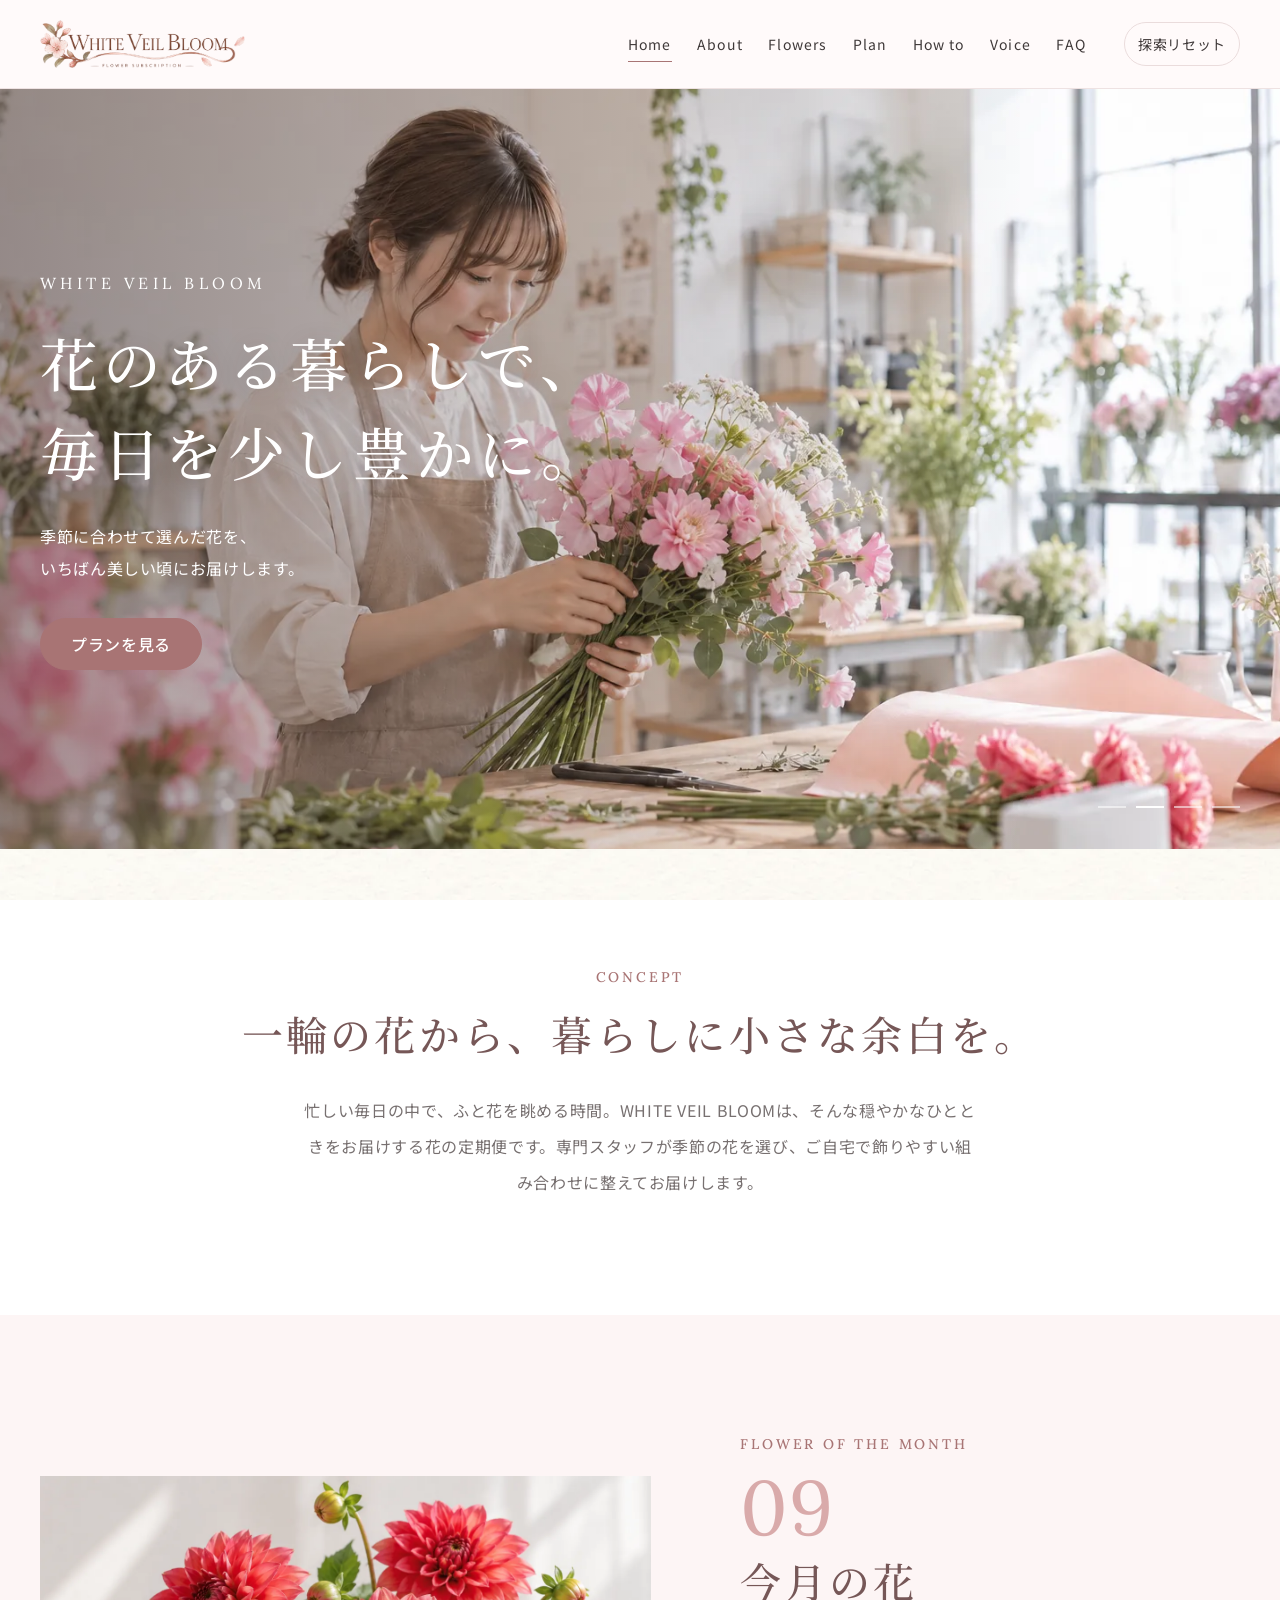
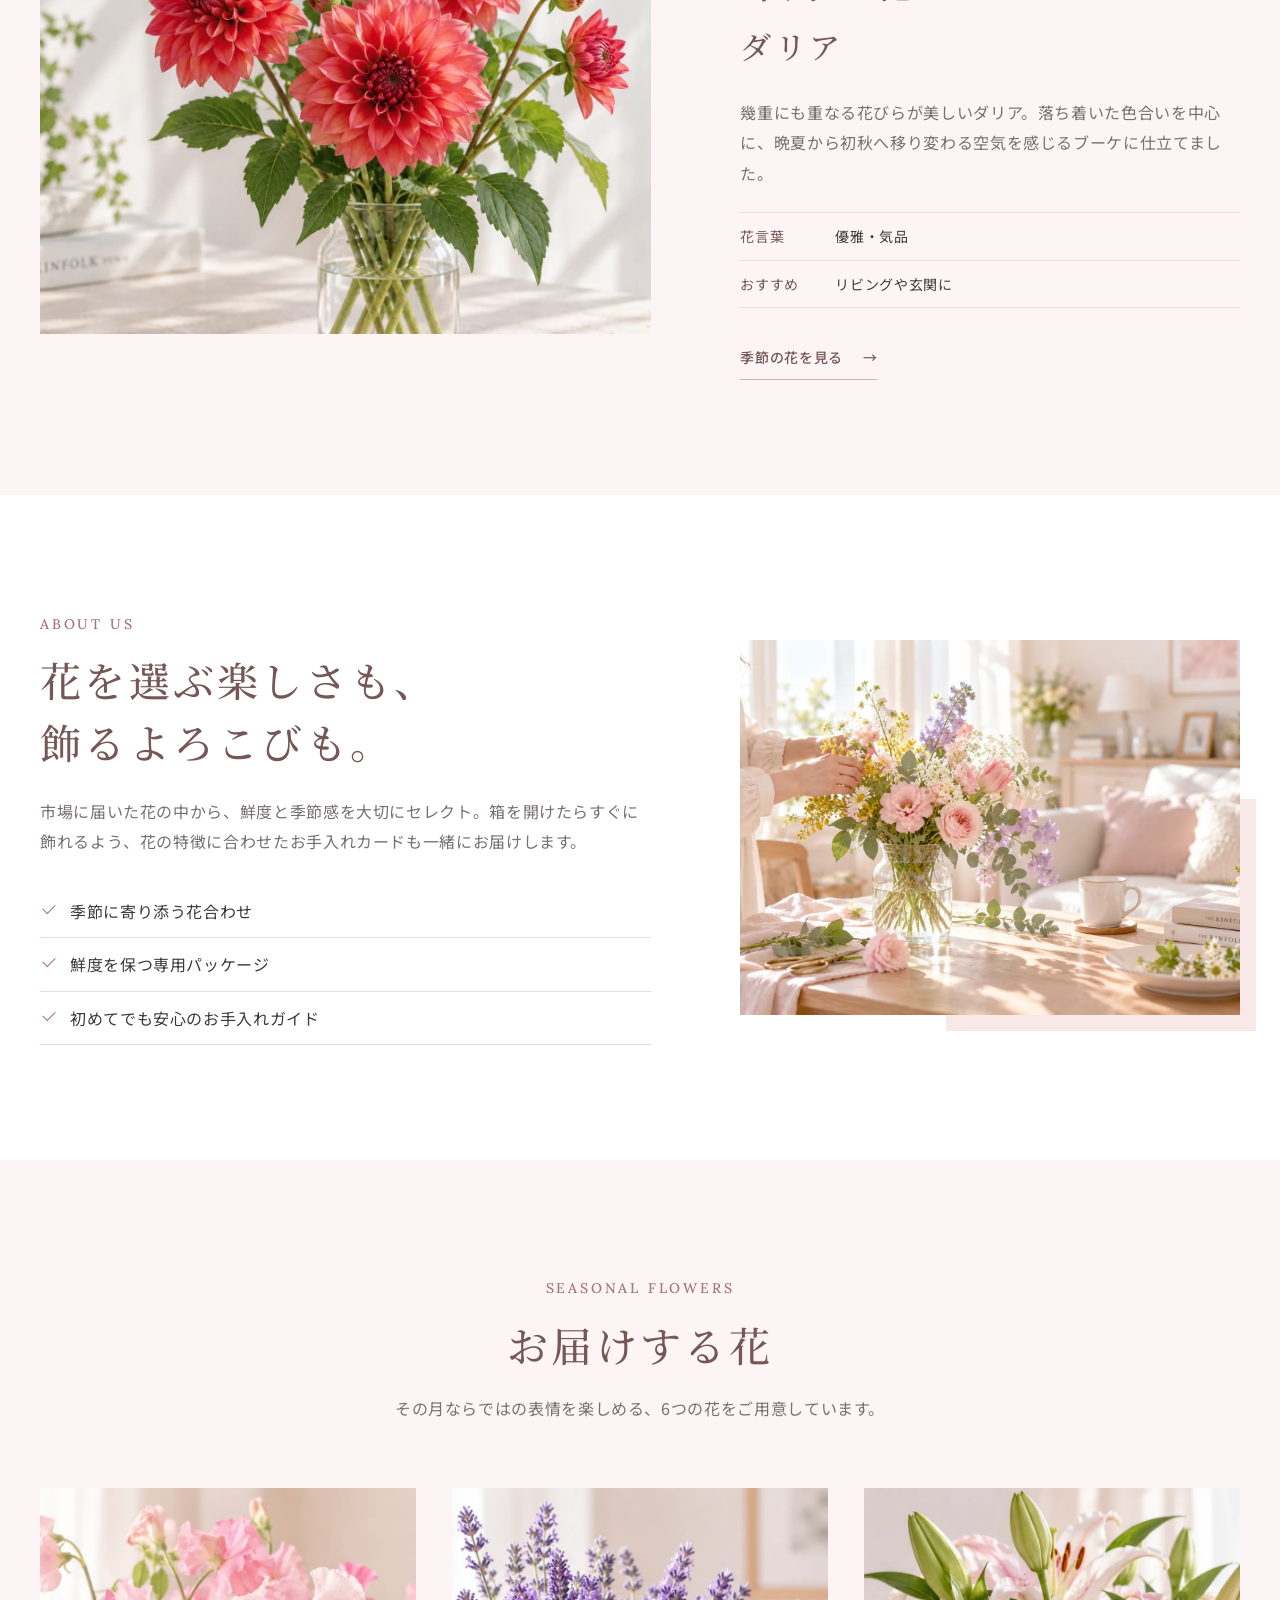
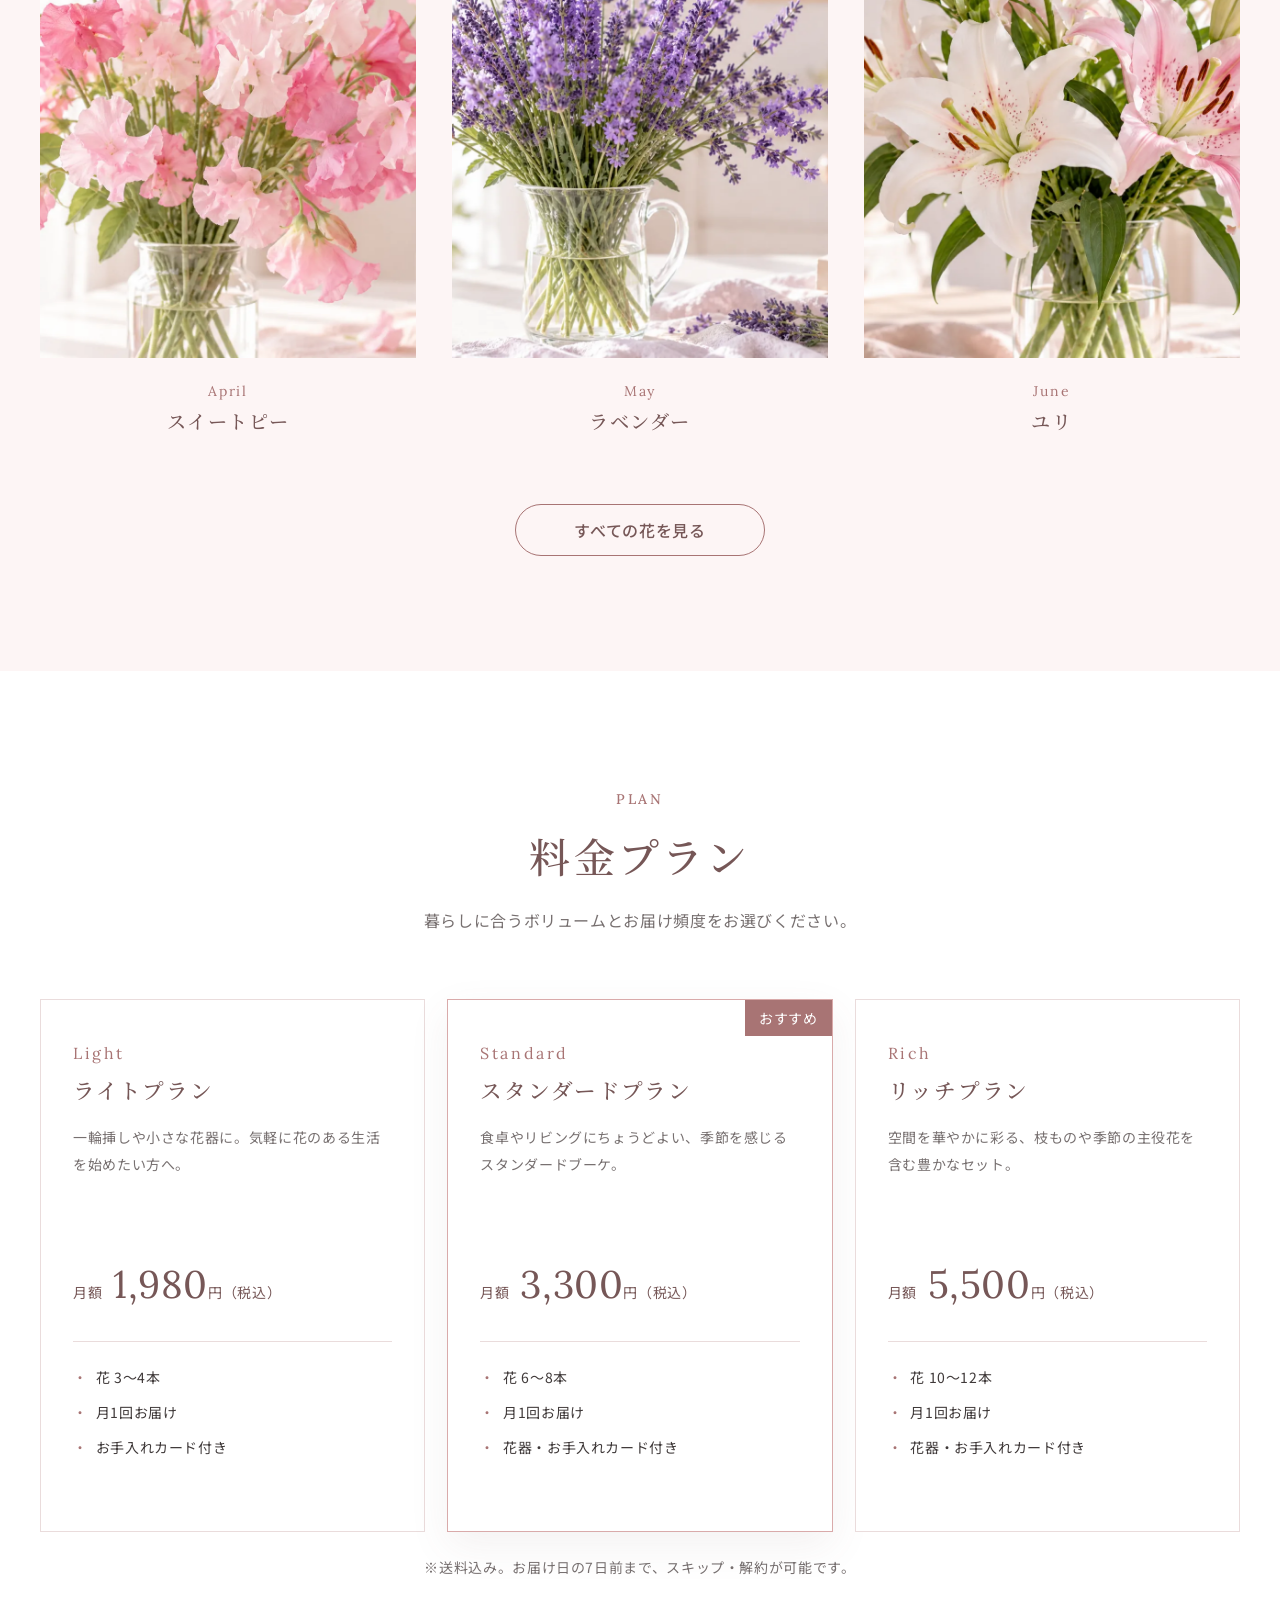
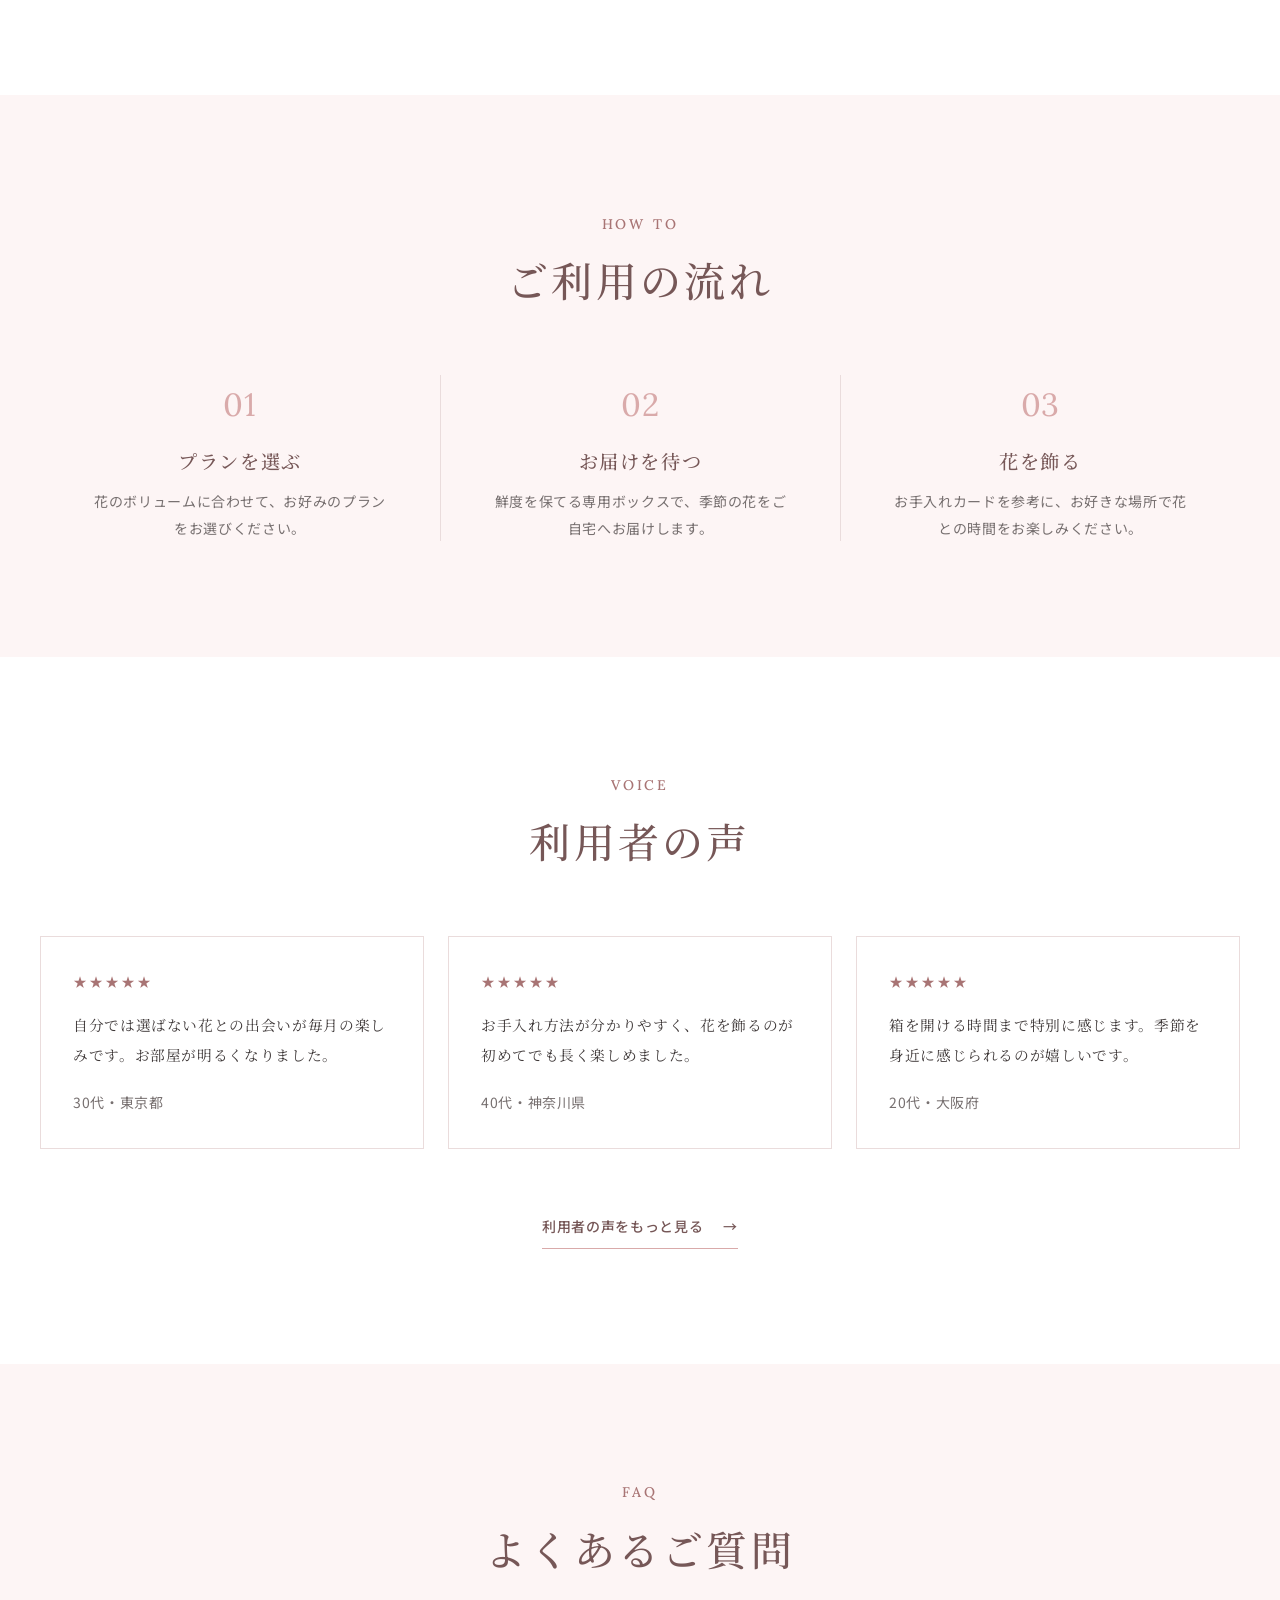
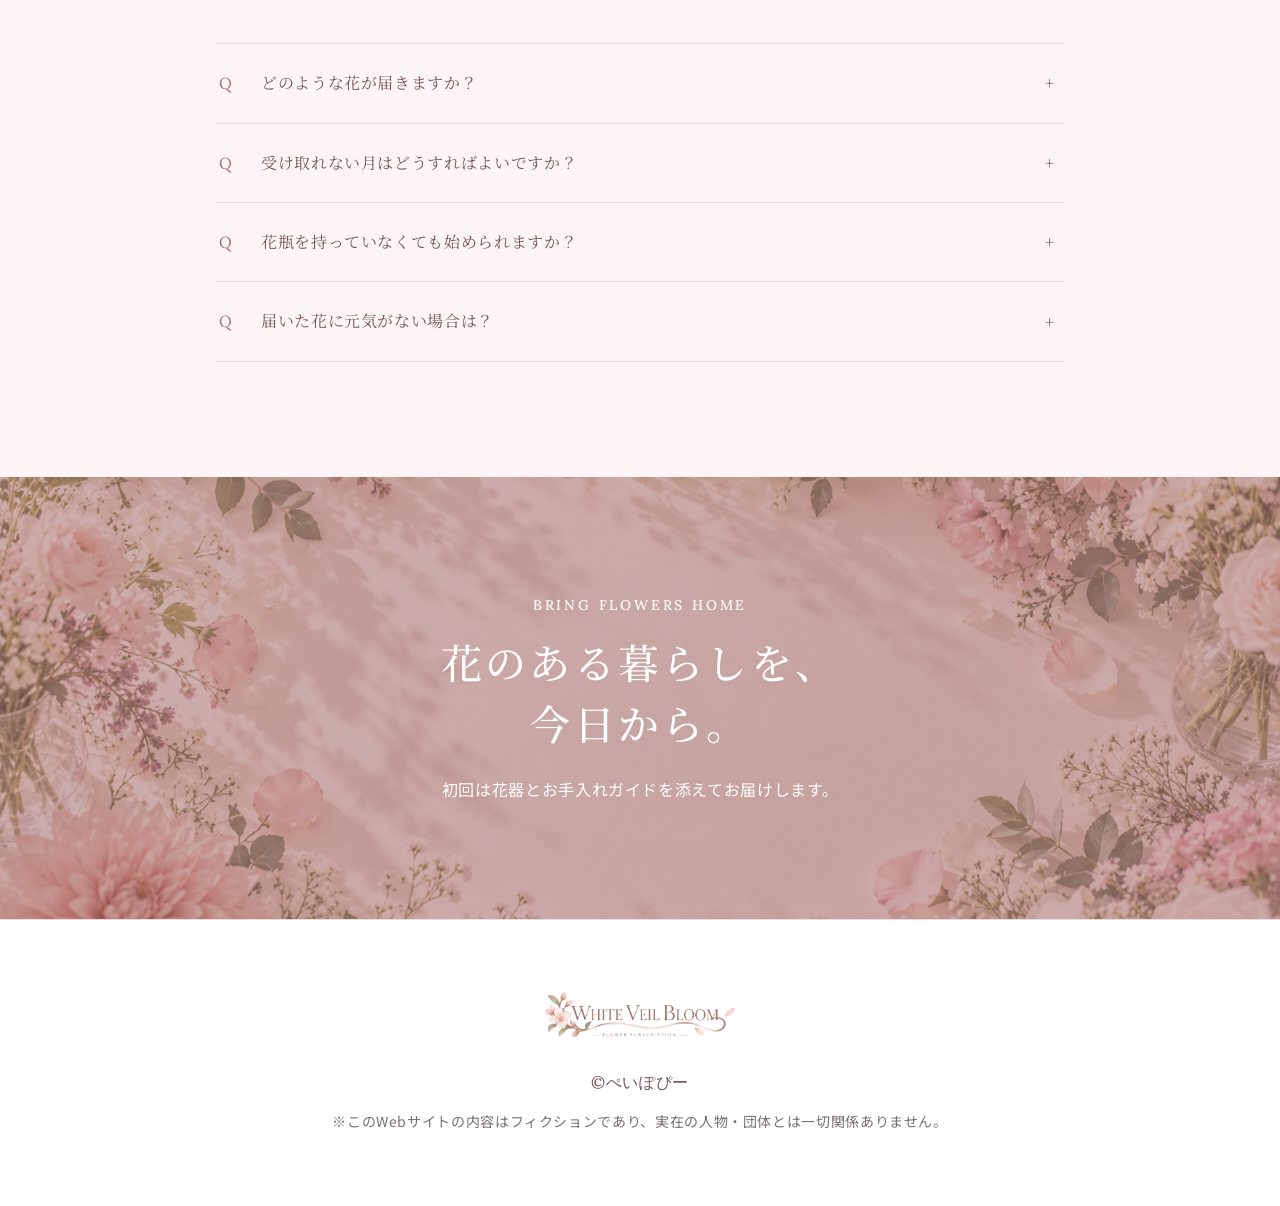
<file: index.html>
<!doctype html>
<html lang="ja">
<head>
  <meta charset="utf-8">
  <meta name="viewport" content="width=device-width, initial-scale=1">
  <meta name="description" content="暮らしに寄り添う花の定期便、WHITE VEIL BLOOM。">
  <title>WHITE VEIL BLOOM｜花のある暮らしを</title>
  <link rel="icon" href="images/favicon.png">
  <link rel="stylesheet" href="styles/main.css">
  <link rel="stylesheet" href="styles/arg-phases.css">
  <link rel="stylesheet" href="modules/site-alteration/site-alteration.css">
  <script src="js/progress-state.js" defer></script>
  <script src="js/common.js" defer></script>
  <script src="js/home.js" defer></script>
  <script src="modules/site-alteration/site-alteration.js" defer></script>
  <script src="modules/site-alteration/debug-panel.js" defer></script>
  <script src="js/phase-views.js" defer></script>
  <script src="js/arg-play.js" defer></script>
</head>
<body data-page="home" data-phase="phase1">
  <a class="skip-link" href="#main">本文へ移動</a>
  <header class="site-header">
    <div class="site-header__inner container">
      <a class="site-logo" href="index.html" aria-label="WHITE VEIL BLOOM ホーム">
        <img src="images/logo-white-bloom.png" alt="WHITE VEIL BLOOM" width="1928" height="467">
      </a>
      <nav class="site-nav" id="site-navigation" aria-label="メインナビゲーション" data-site-nav data-open="false">
        <ul class="site-nav__list">
          <li><a class="site-nav__link" href="index.html" aria-current="page">Home</a></li>
          <li><a class="site-nav__link" href="index.html#about">About</a></li>
          <li><a class="site-nav__link" href="flowers.html?browse=1">Flowers</a></li>
          <li><a class="site-nav__link" href="index.html#plan">Plan</a></li>
          <li><a class="site-nav__link" href="index.html#how-to">How to</a></li>
          <li><a class="site-nav__link" href="voices.html?browse=1">Voice</a></li>
          <li><a class="site-nav__link" href="index.html#faq">FAQ</a></li>
        </ul>
      </nav>
      <button class="reset-button" type="button" data-exploration-reset>探索リセット</button>
      <button class="menu-button" type="button" aria-controls="site-navigation" aria-expanded="false" aria-label="メニューを開く" data-menu-button>
        <span class="menu-button__line"></span><span class="menu-button__line"></span><span class="menu-button__line"></span>
      </button>
    </div>
  </header>
  <main id="main">
    <section class="hero" aria-label="WHITE VEIL BLOOMについて" data-hero>
      <div class="hero__slides" aria-hidden="true">
        <img class="hero__slide is-active" src="images/hero-white-bloom.webp" alt="" width="1672" height="941" data-hero-slide>
        <img class="hero__slide hero__slide--staff" src="images/hero-staff-arrangement.webp" alt="" width="1536" height="1024" data-hero-slide>
        <img class="hero__slide hero__slide--delivery" src="images/hero-delivery-preparation.webp" alt="" width="1672" height="941" data-hero-slide>
        <img class="hero__slide hero__slide--life" src="images/hero-flower-life.webp" alt="" width="1672" height="941" data-hero-slide>
      </div>
      <div class="hero__veil"></div>
      <div class="hero__content container">
        <p class="hero__brand">WHITE VEIL BLOOM</p>
        <h1>花のある暮らしで、<br>毎日を少し豊かに。</h1>
        <p>季節に合わせて選んだ花を、<br>いちばん美しい頃にお届けします。</p>
        <a class="button" href="#plan">プランを見る</a>
      </div>
      <div class="hero__dots" aria-label="スライドを選択">
        <button class="is-active" type="button" aria-label="1枚目を表示" aria-current="true" data-hero-dot></button>
        <button type="button" aria-label="2枚目を表示" data-hero-dot></button>
        <button type="button" aria-label="3枚目を表示" data-hero-dot></button>
        <button type="button" aria-label="4枚目を表示" data-hero-dot></button>
      </div>
    </section>

    <section class="section concept" aria-labelledby="concept-title">
      <div class="container--reading section-heading section-heading--center">
        <p class="eyebrow">Concept</p>
        <h2 id="concept-title">一輪の花から、<br class="sp-only">暮らしに小さな余白を。</h2>
        <p>忙しい毎日の中で、ふと花を眺める時間。WHITE VEIL BLOOMは、そんな穏やかなひとときをお届けする花の定期便です。専門スタッフが季節の花を選び、ご自宅で飾りやすい組み合わせに整えてお届けします。</p>
      </div>
    </section>

    <section class="section monthly section--subtle" aria-labelledby="monthly-title">
      <div class="container split-layout">
        <div class="split-layout__image image-frame" data-home-dahlia><img src="images/flower-dahlia.webp" alt="淡い色合いのダリア" width="1536" height="1024" loading="lazy" decoding="async" data-cover></div>
        <div class="split-layout__body">
          <p class="eyebrow">Flower of the month</p>
          <p class="section-number">09</p>
          <h2 id="monthly-title">今月の花<br><span>ダリア</span></h2>
          <p>幾重にも重なる花びらが美しいダリア。落ち着いた色合いを中心に、晩夏から初秋へ移り変わる空気を感じるブーケに仕立てました。</p>
          <dl class="flower-note"><div><dt>花言葉</dt><dd>優雅・気品</dd></div><div><dt>おすすめ</dt><dd>リビングや玄関に</dd></div></dl>
          <a class="text-link" href="flowers.html?browse=1">季節の花を見る<span aria-hidden="true">→</span></a>
        </div>
      </div>
    </section>

    <section class="section" id="about" aria-labelledby="about-title">
      <div class="container split-layout split-layout--reverse">
        <div class="split-layout__image image-frame"><img src="images/about-flower-life.webp" alt="花を飾った明るい室内" width="1536" height="1024" loading="lazy" decoding="async" data-cover></div>
        <div class="split-layout__body">
          <p class="eyebrow">About us</p>
          <h2 id="about-title">花を選ぶ楽しさも、<br>飾るよろこびも。</h2>
          <p>市場に届いた花の中から、鮮度と季節感を大切にセレクト。箱を開けたらすぐに飾れるよう、花の特徴に合わせたお手入れカードも一緒にお届けします。</p>
          <ul class="check-list"><li>季節に寄り添う花合わせ</li><li>鮮度を保つ専用パッケージ</li><li>初めてでも安心のお手入れガイド</li></ul>
        </div>
      </div>
    </section>

    <section class="section section--subtle" aria-labelledby="flowers-title">
      <div class="container">
        <div class="section-heading section-heading--center"><p class="eyebrow">Seasonal flowers</p><h2 id="flowers-title">お届けする花</h2><p>その月ならではの表情を楽しめる、6つの花をご用意しています。</p></div>
        <div class="flower-preview">
          <article><img src="images/flower-sweetpea.webp" alt="スイートピー" width="1536" height="1024" loading="lazy" decoding="async" data-cover><p>April</p><h3>スイートピー</h3></article>
          <article><img src="images/flower-lavender.webp" alt="ラベンダー" width="1536" height="1024" loading="lazy" decoding="async" data-cover><p>May</p><h3>ラベンダー</h3></article>
          <article><img src="images/flower-lily.webp" alt="ユリ" width="1536" height="1024" loading="lazy" decoding="async" data-cover><p>June</p><h3>ユリ</h3></article>
        </div>
        <div class="section-action flower-preview__action"><a class="button button--outline" href="flowers.html?browse=1">すべての花を見る</a></div>
      </div>
    </section>

    <section class="section" id="plan" aria-labelledby="plan-title">
      <div class="container"><div class="section-heading section-heading--center"><p class="eyebrow">Plan</p><h2 id="plan-title">料金プラン</h2><p>暮らしに合うボリュームとお届け頻度をお選びください。</p></div>
        <div class="plan-grid">
          <article class="plan-card"><p class="plan-card__en">Light</p><h3>ライトプラン</h3><p class="plan-card__desc">一輪挿しや小さな花器に。気軽に花のある生活を始めたい方へ。</p><p class="plan-card__price"><span>月額</span> 1,980<small>円（税込）</small></p><ul><li>花 3〜4本</li><li>月1回お届け</li><li>お手入れカード付き</li></ul></article>
          <article class="plan-card plan-card--featured"><p class="plan-card__badge">おすすめ</p><p class="plan-card__en">Standard</p><h3>スタンダードプラン</h3><p class="plan-card__desc">食卓やリビングにちょうどよい、季節を感じるスタンダードブーケ。</p><p class="plan-card__price"><span>月額</span> 3,300<small>円（税込）</small></p><ul><li>花 6〜8本</li><li>月1回お届け</li><li>花器・お手入れカード付き</li></ul></article>
          <article class="plan-card"><p class="plan-card__en">Rich</p><h3>リッチプラン</h3><p class="plan-card__desc">空間を華やかに彩る、枝ものや季節の主役花を含む豊かなセット。</p><p class="plan-card__price"><span>月額</span> 5,500<small>円（税込）</small></p><ul><li>花 10〜12本</li><li>月1回お届け</li><li>花器・お手入れカード付き</li></ul></article>
        </div>
        <p class="plan-note">※送料込み。お届け日の7日前まで、スキップ・解約が可能です。</p>
      </div>
    </section>

    <section class="section section--subtle" id="how-to" aria-labelledby="how-title"><div class="container"><div class="section-heading section-heading--center"><p class="eyebrow">How to</p><h2 id="how-title">ご利用の流れ</h2></div>
      <ol class="steps"><li><span>01</span><h3>プランを選ぶ</h3><p>花のボリュームに合わせて、お好みのプランをお選びください。</p></li><li><span>02</span><h3>お届けを待つ</h3><p>鮮度を保てる専用ボックスで、季節の花をご自宅へお届けします。</p></li><li><span>03</span><h3>花を飾る</h3><p>お手入れカードを参考に、お好きな場所で花との時間をお楽しみください。</p></li></ol>
    </div></section>

    <section class="section" aria-labelledby="voice-title"><div class="container"><div class="section-heading section-heading--center"><p class="eyebrow">Voice</p><h2 id="voice-title">利用者の声</h2></div>
      <div class="voice-preview"><article><p class="voice-preview__stars" aria-label="5段階中5">★★★★★</p><blockquote>自分では選ばない花との出会いが毎月の楽しみです。お部屋が明るくなりました。</blockquote><p class="voice-preview__person">30代・東京都</p></article><article><p class="voice-preview__stars" aria-label="5段階中5">★★★★★</p><blockquote>お手入れ方法が分かりやすく、花を飾るのが初めてでも長く楽しめました。</blockquote><p class="voice-preview__person">40代・神奈川県</p></article><article><p class="voice-preview__stars" aria-label="5段階中5">★★★★★</p><blockquote>箱を開ける時間まで特別に感じます。季節を身近に感じられるのが嬉しいです。</blockquote><p class="voice-preview__person">20代・大阪府</p></article></div>
      <div class="section-action"><a class="text-link" href="voices.html?browse=1">利用者の声をもっと見る<span aria-hidden="true">→</span></a></div>
    </div></section>

    <section class="section faq section--subtle" id="faq" aria-labelledby="faq-title"><div class="container--reading"><div class="section-heading section-heading--center"><p class="eyebrow">FAQ</p><h2 id="faq-title">よくあるご質問</h2></div>
      <details><summary>どのような花が届きますか？</summary><p>旬を迎えた花を中心に、色合いや飾りやすさを考えて組み合わせます。内容は毎月変わります。</p></details><details><summary>受け取れない月はどうすればよいですか？</summary><p>お届け予定日の7日前まで、マイページからその月のお届けをスキップできます。</p></details><details><summary>花瓶を持っていなくても始められますか？</summary><p>スタンダード・リッチプランの初回には、届いた花をすぐに飾れるシンプルな花器が付きます。</p></details><details><summary>届いた花に元気がない場合は？</summary><p>到着後24時間以内に写真とともにご連絡ください。状態を確認し、代替のお花を手配します。</p></details>
    </div></section>

    <section class="cta" id="contact" aria-labelledby="cta-title"><div class="container--reading"><p class="eyebrow">Bring flowers home</p><h2 id="cta-title">花のある暮らしを、<br>今日から。</h2><p>初回は花器とお手入れガイドを添えてお届けします。</p></div></section>
  </main>
  <footer class="site-footer">
    <div class="container">
      <img class="site-footer__logo" src="images/logo-white-bloom.png" alt="" width="1928" height="467">
      <p class="site-footer__copyright">©ぺいぽぴー</p>
      <p class="site-footer__notice">※このWebサイトの内容はフィクションであり、実在の人物・団体とは一切関係ありません。</p>
    </div>
  </footer>
</body>
</html>
</file>
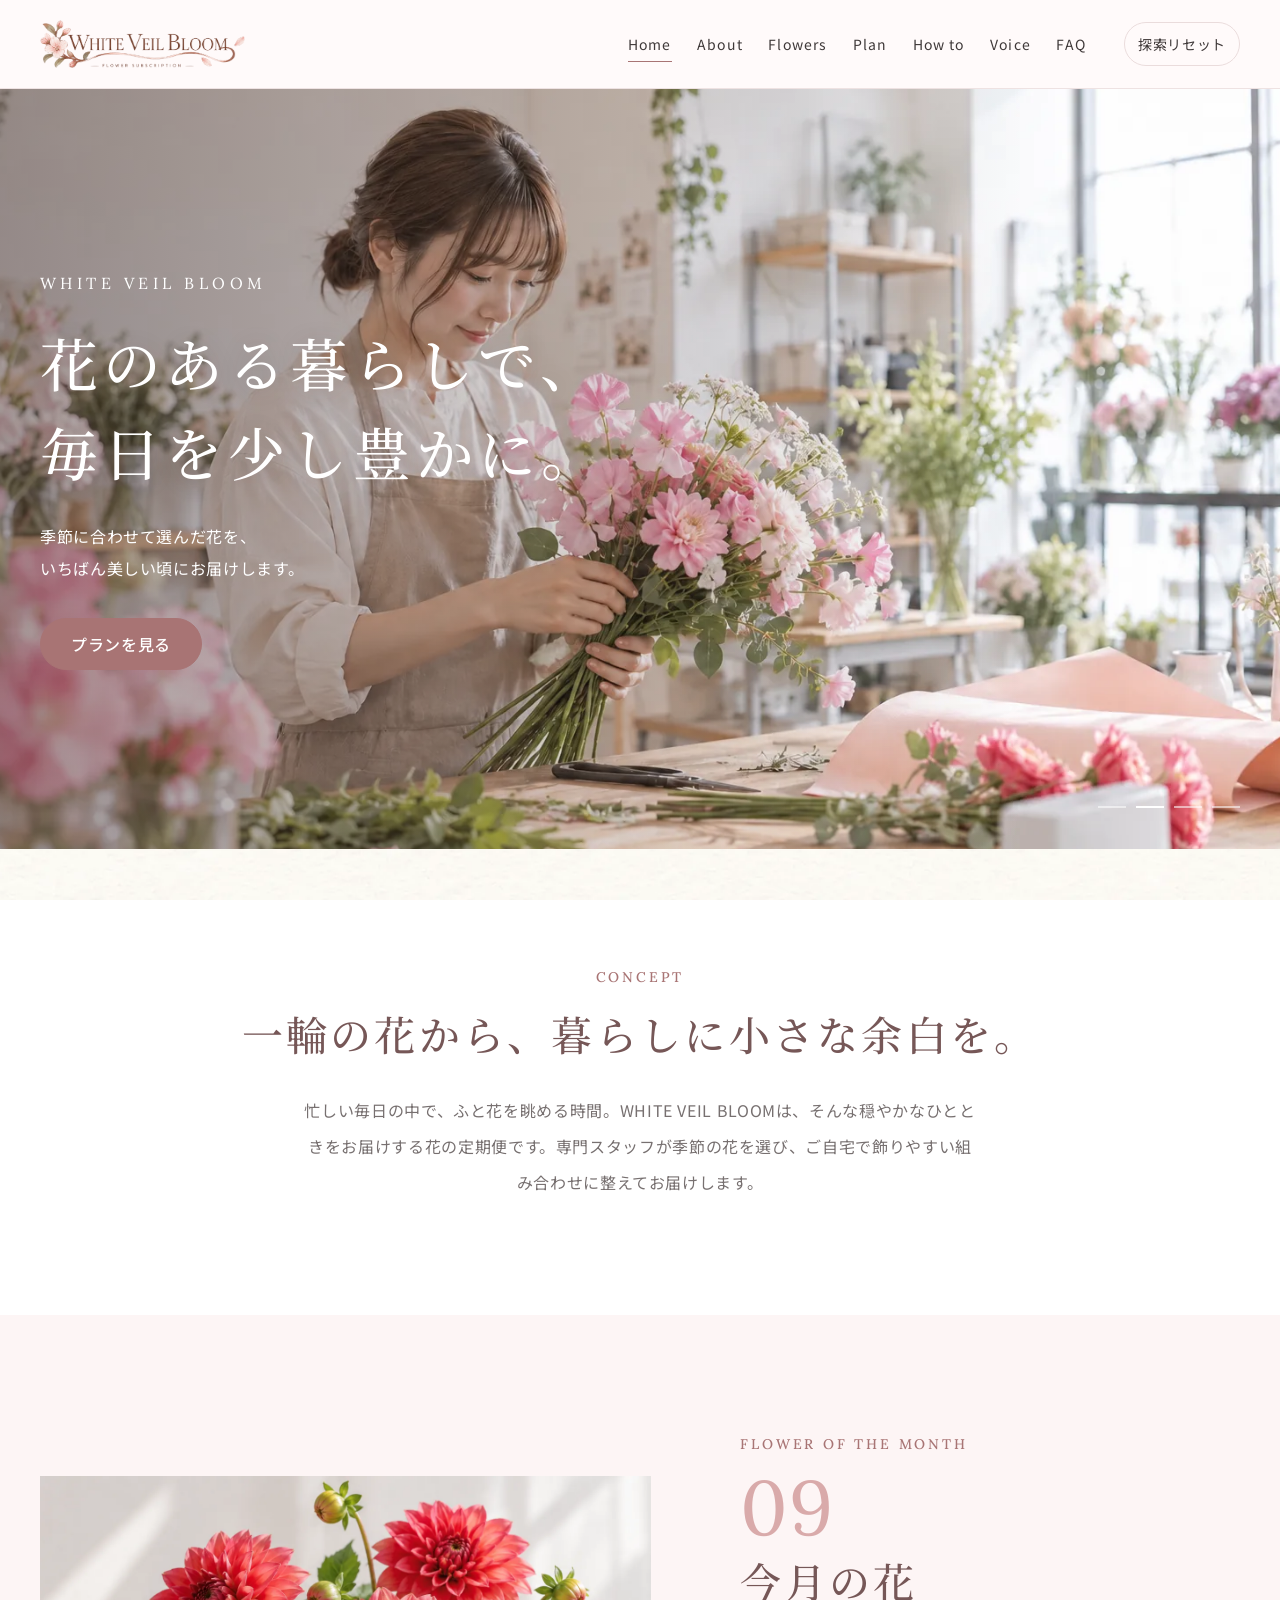
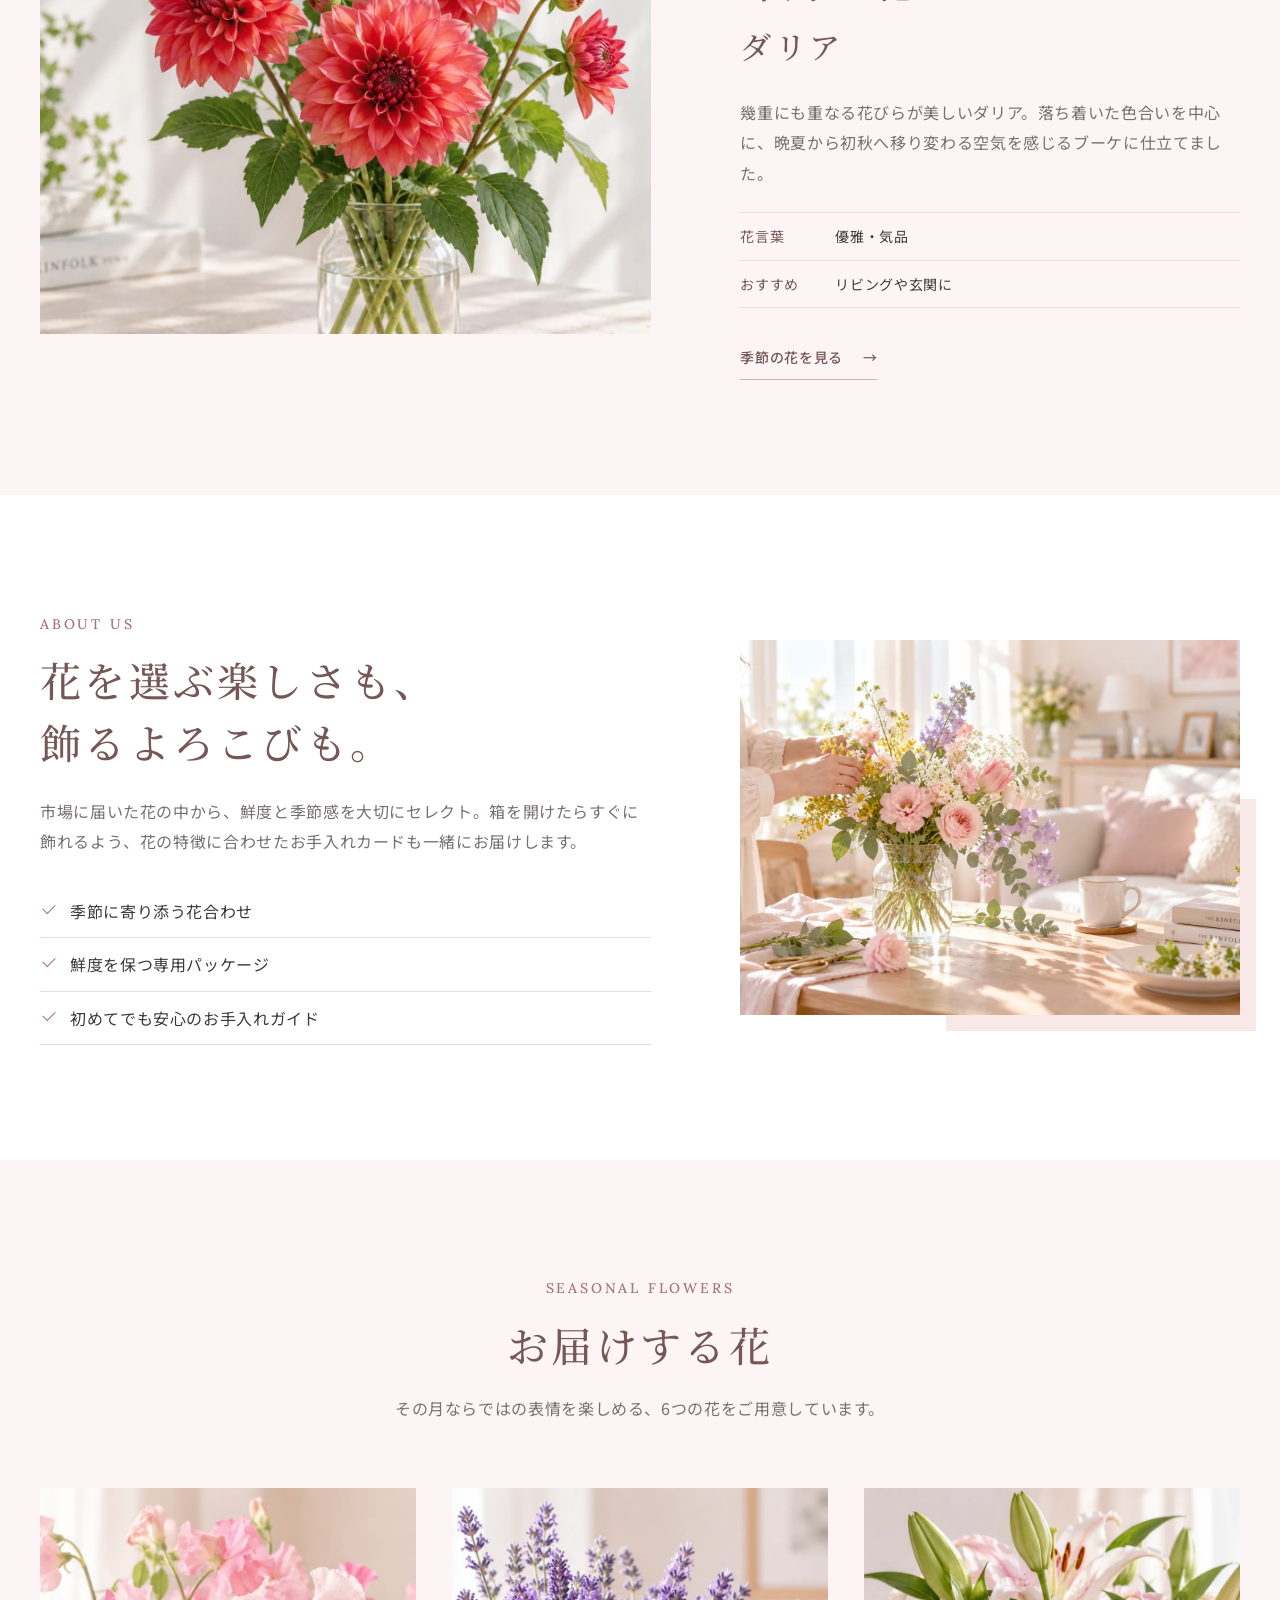
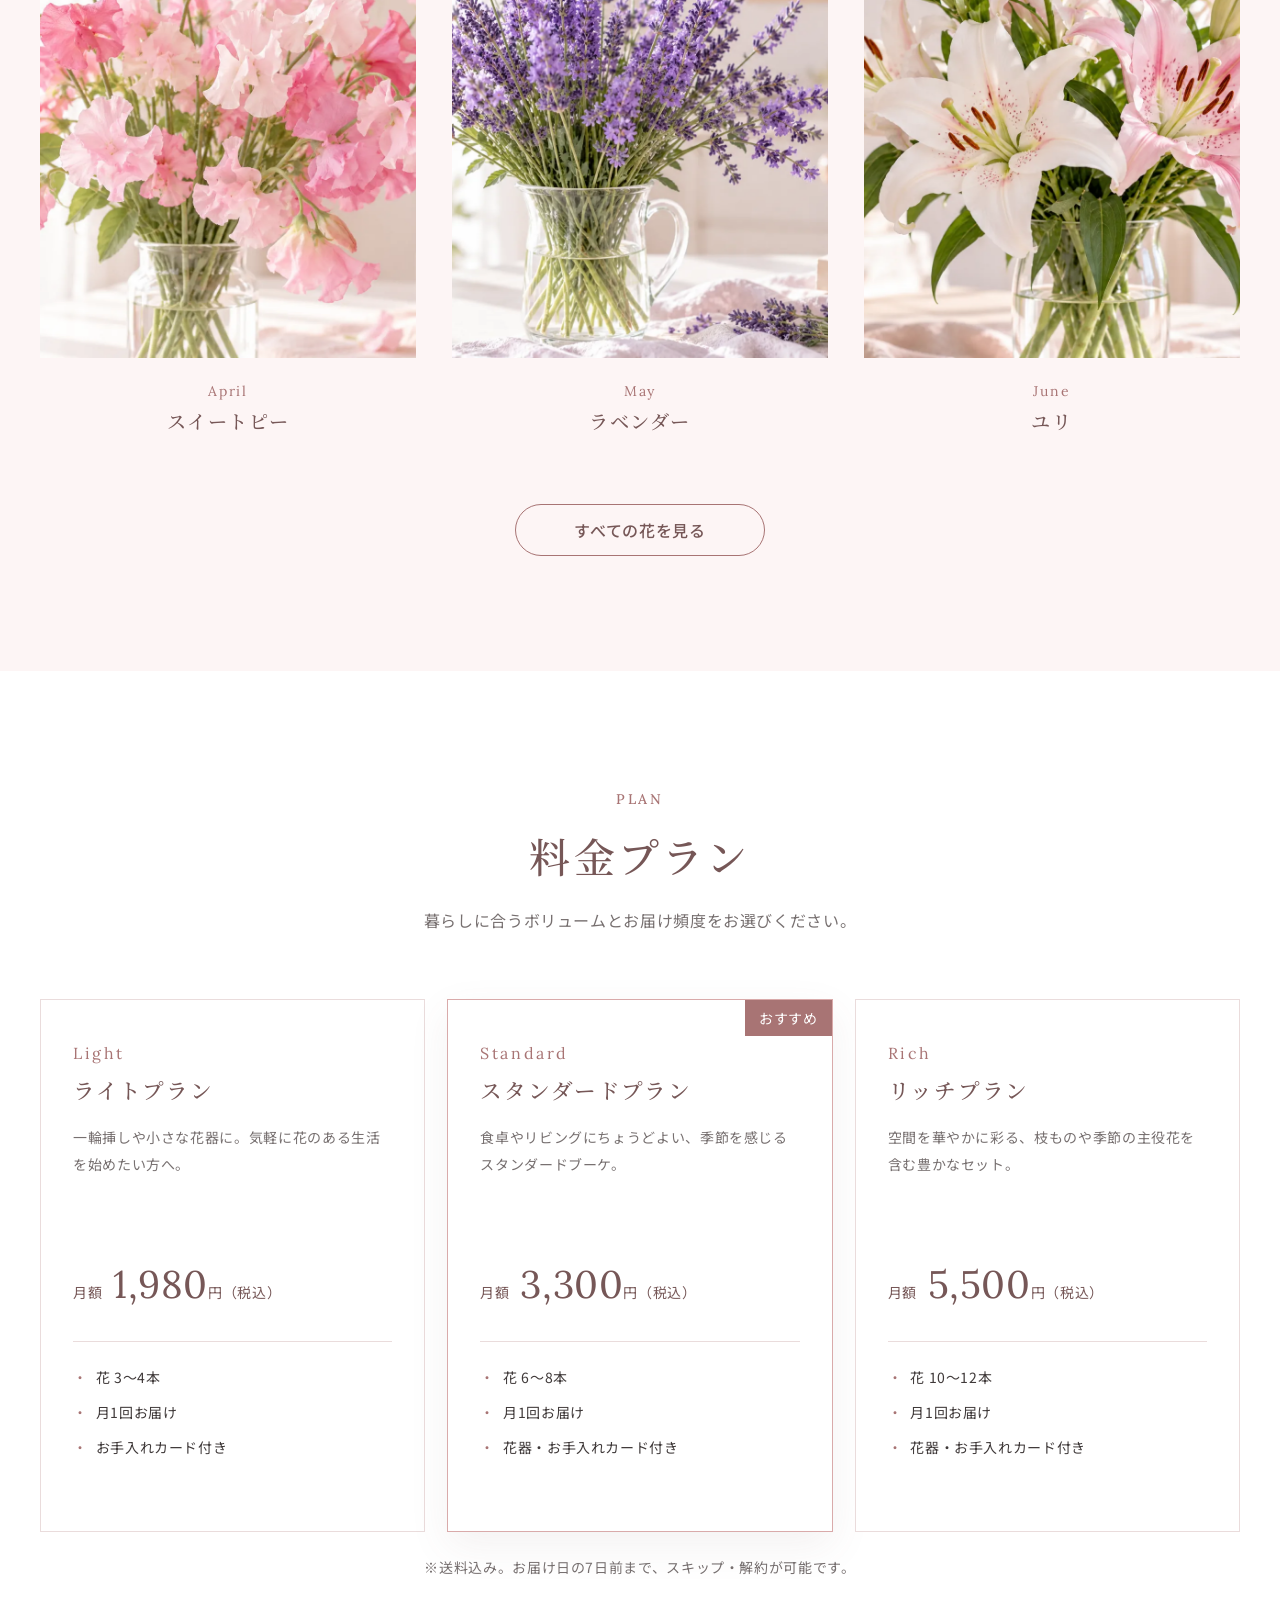
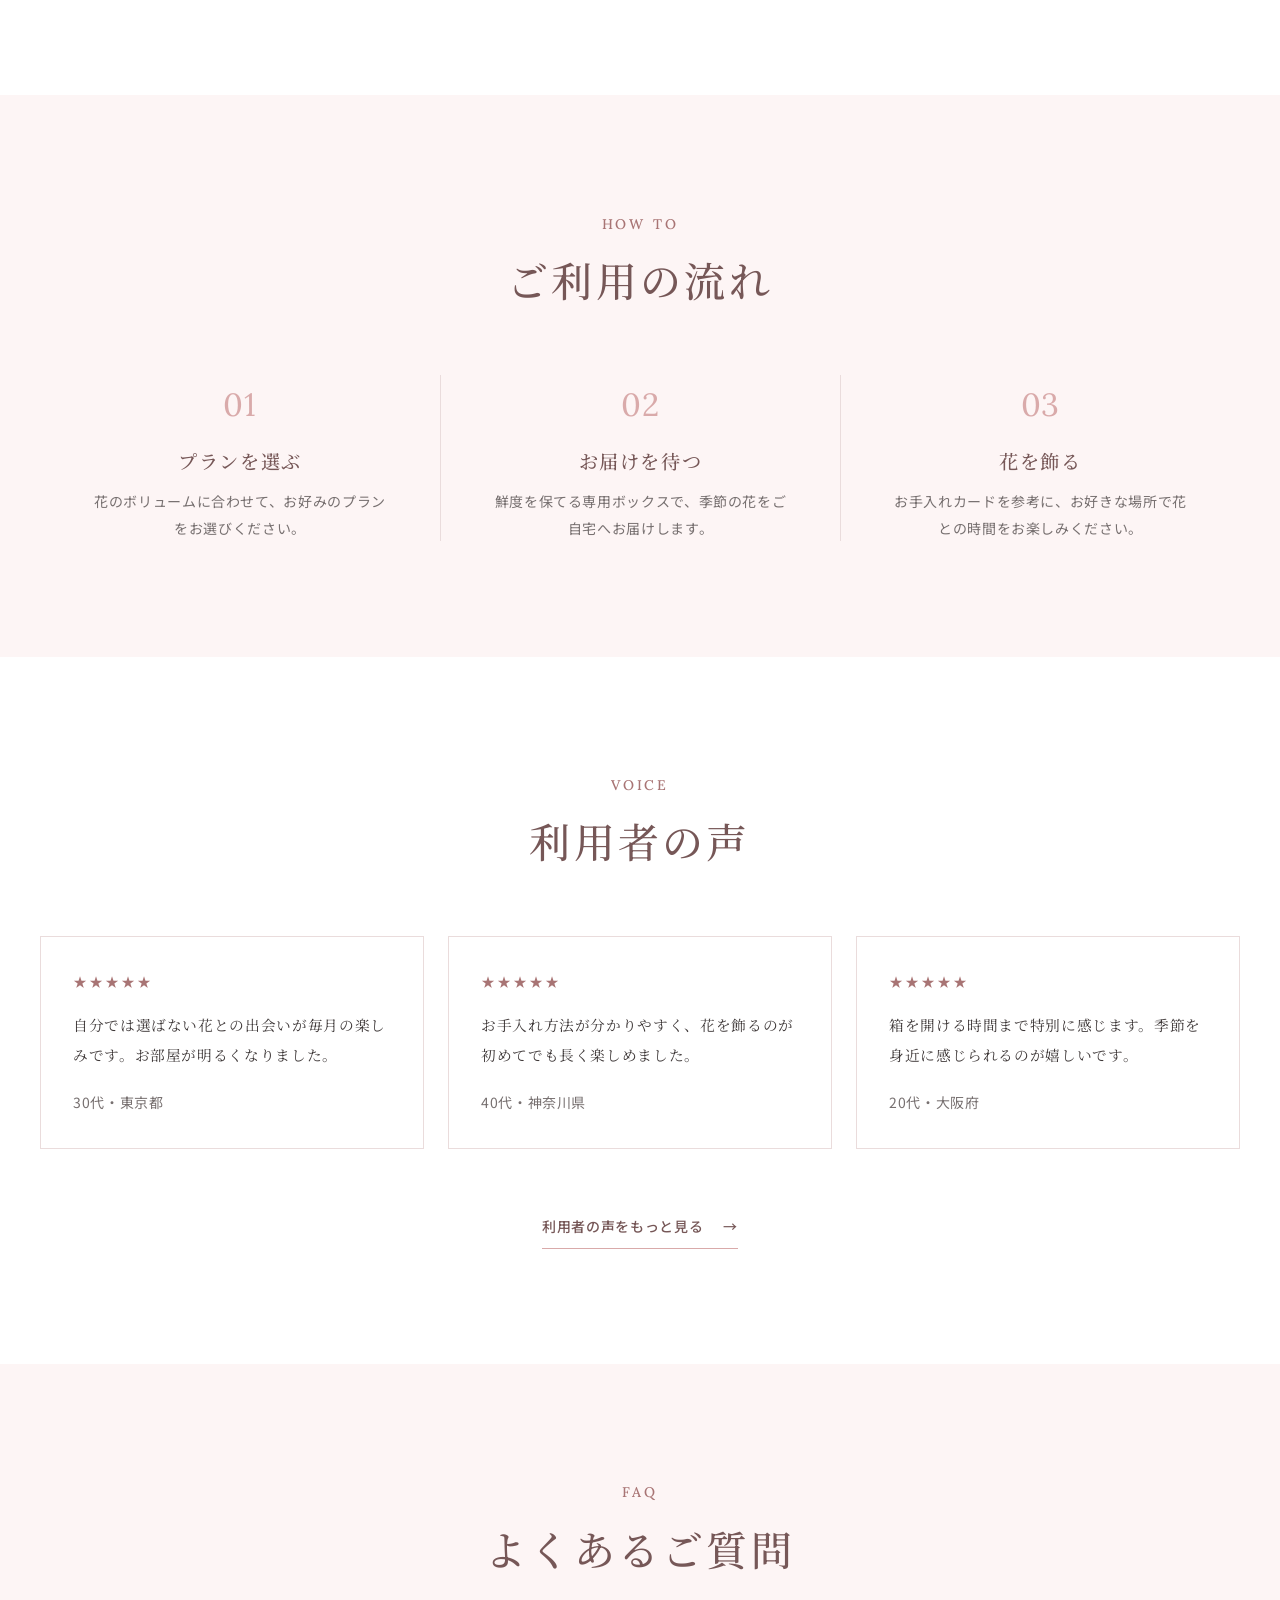
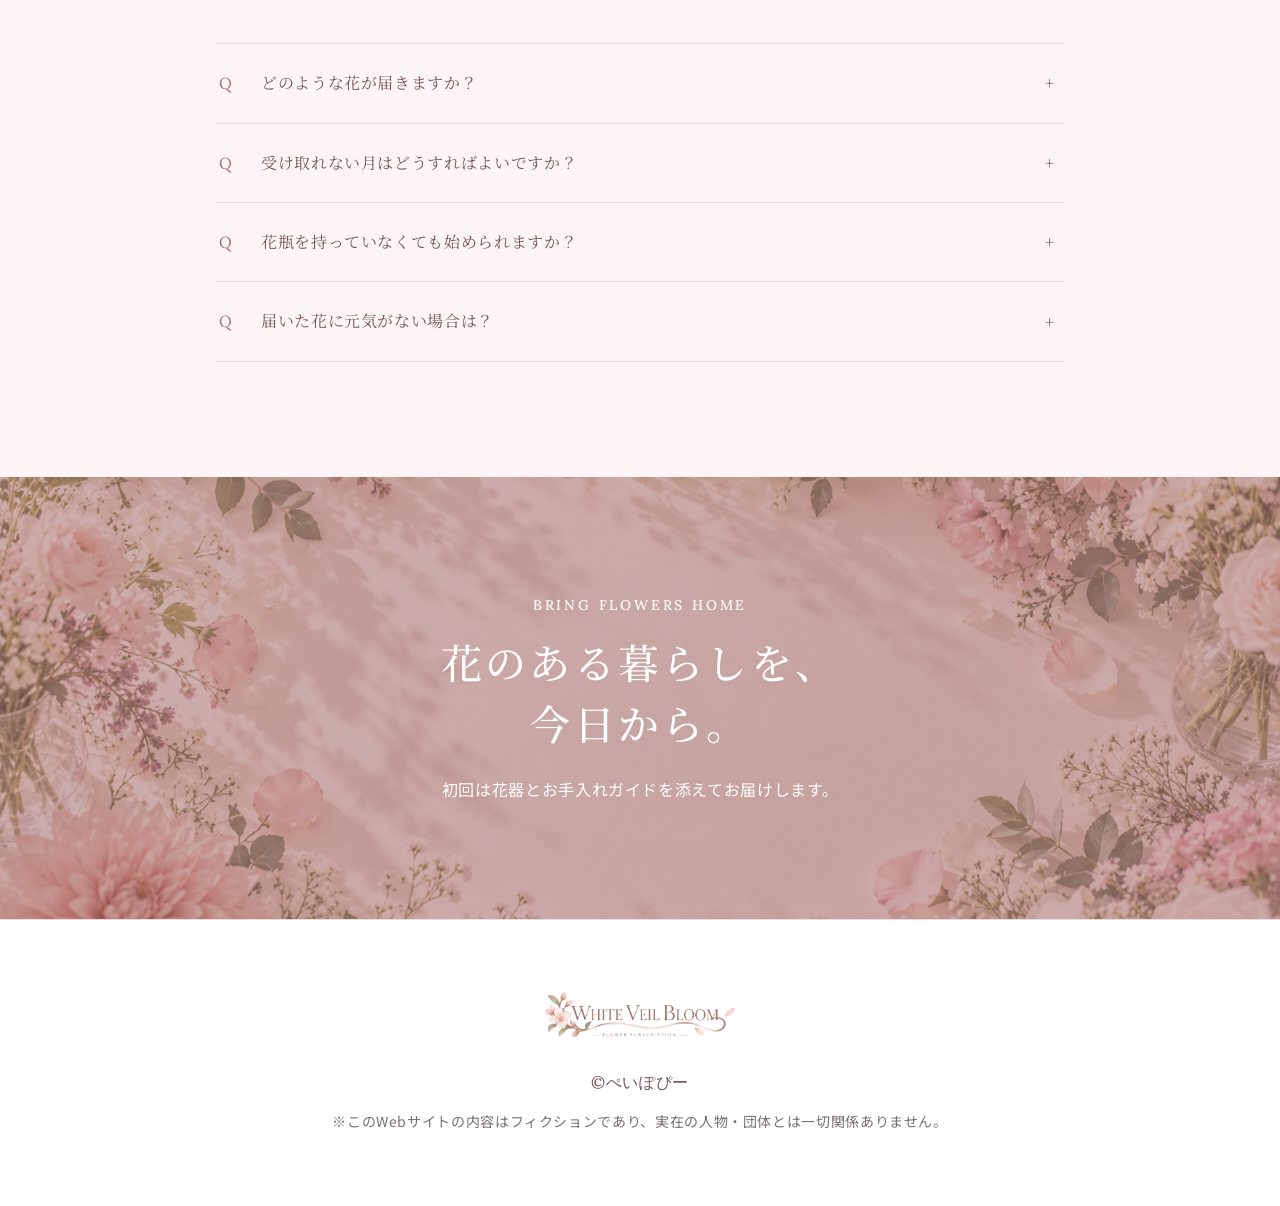
<file: flowers.html>
<!doctype html>
<html lang="ja">
<head>
  <meta charset="utf-8"><meta name="viewport" content="width=device-width, initial-scale=1">
  <meta name="description" content="WHITE VEIL BLOOMがお届けする季節の花をご紹介します。">
  <title>お届けする花｜WHITE VEIL BLOOM</title>
  <link rel="icon" href="images/favicon.png"><link rel="stylesheet" href="styles/main.css"><link rel="stylesheet" href="styles/arg-phases.css"><link rel="stylesheet" href="modules/site-alteration/site-alteration.css"><script src="js/progress-state.js" defer></script><script src="js/common.js" defer></script><script src="modules/site-alteration/site-alteration.js" defer></script><script src="modules/site-alteration/debug-panel.js" defer></script><script src="js/phase-views.js" defer></script><script src="js/arg-play.js" defer></script>
</head>
<body data-page="flowers" data-phase="phase0">
  <a class="skip-link" href="#main">本文へ移動</a>
  <header class="site-header"><div class="site-header__inner container">
    <a class="site-logo" href="index.html" aria-label="WHITE VEIL BLOOM ホーム"><img src="images/logo-white-bloom.png" alt="WHITE VEIL BLOOM" width="1928" height="467"></a>
    <nav class="site-nav" id="site-navigation" aria-label="メインナビゲーション" data-site-nav data-open="false"><ul class="site-nav__list">
      <li><a class="site-nav__link" href="index.html">Home</a></li><li><a class="site-nav__link" href="index.html#about">About</a></li><li><a class="site-nav__link" href="flowers.html?browse=1" aria-current="page">Flowers</a></li><li><a class="site-nav__link" href="index.html#plan">Plan</a></li><li><a class="site-nav__link" href="index.html#how-to">How to</a></li><li><a class="site-nav__link" href="voices.html?browse=1">Voice</a></li><li><a class="site-nav__link" href="index.html#faq">FAQ</a></li>
    </ul></nav>
    <button class="reset-button" type="button" data-exploration-reset>探索リセット</button>
    <button class="menu-button" type="button" aria-controls="site-navigation" aria-expanded="false" aria-label="メニューを開く" data-menu-button><span class="menu-button__line"></span><span class="menu-button__line"></span><span class="menu-button__line"></span></button>
  </div></header>
  <main id="main">
    <header class="page-heading container--reading"><p class="eyebrow">Our flowers</p><h1 class="page-heading__title">お届けする花</h1><p class="page-heading__lead">季節の移ろいを感じる花々を、一輪ずつ丁寧に選んでお届けします。</p></header>
    <section class="section flowers-page" aria-label="4月から9月にお届けする花">
      <div class="container flower-grid">
        <article class="flower-card"><div class="flower-card__image"><img src="images/flower-sweetpea.webp" alt="淡い色合いのスイートピー" width="1536" height="1024" loading="lazy" decoding="async" data-cover></div><div class="flower-card__body"><p class="flower-card__month">04 <span>April</span></p><h2>スイートピー</h2><p>ひらひらと蝶が舞うような花びらと、ほのかに甘い香りが春の部屋をやさしく彩ります。</p><dl><div><dt>花言葉</dt><dd>門出・優しい思い出</dd></div><div><dt>香り</dt><dd>軽やかで甘い香り</dd></div><div><dt>飾る場所</dt><dd>ダイニング・窓辺</dd></div><div><dt>お手入れ</dt><dd>浅めの水で、こまめに水替えを</dd></div></dl></div></article>
        <article class="flower-card"><div class="flower-card__image"><img src="images/flower-lavender.webp" alt="紫色のラベンダー" width="1536" height="1024" loading="lazy" decoding="async" data-cover></div><div class="flower-card__body"><p class="flower-card__month">05 <span>May</span></p><h2>ラベンダー</h2><p>繊細な紫の穂と清らかな香り。風が通る場所に飾ると、自然な香りがふわりと広がります。</p><dl><div><dt>花言葉</dt><dd>沈黙・あなたを待っています</dd></div><div><dt>香り</dt><dd>穏やかなハーバル調</dd></div><div><dt>飾る場所</dt><dd>寝室・ワークスペース</dd></div><div><dt>お手入れ</dt><dd>風通しのよい涼しい場所へ</dd></div></dl></div></article>
        <article class="flower-card"><div class="flower-card__image"><img src="images/flower-lily.webp" alt="上品に咲くユリ" width="1536" height="1024" loading="lazy" decoding="async" data-cover></div><div class="flower-card__body"><p class="flower-card__month">06 <span>June</span></p><h2>ユリ</h2><p>すっと伸びる姿と大ぶりな花が、雨の季節の室内に凛とした明るさを添えてくれます。</p><dl><div><dt>花言葉</dt><dd>純粋・威厳</dd></div><div><dt>香り</dt><dd>豊かで華やかな香り</dd></div><div><dt>飾る場所</dt><dd>玄関・リビング</dd></div><div><dt>お手入れ</dt><dd>開花したら花粉を早めに取る</dd></div></dl></div></article>
        <article class="flower-card"><div class="flower-card__image"><img src="images/flower-jasmine.webp" alt="可憐な白いジャスミン" width="1536" height="1024" loading="lazy" decoding="async" data-cover></div><div class="flower-card__body"><p class="flower-card__month">07 <span>July</span></p><h2>ジャスミン</h2><p>小さな白い花から広がるみずみずしい香り。涼やかなグリーンと合わせてお届けします。</p><dl><div><dt>花言葉</dt><dd>愛らしさ・優美</dd></div><div><dt>香り</dt><dd>透明感のある甘い香り</dd></div><div><dt>飾る場所</dt><dd>洗面室・リビング</dd></div><div><dt>お手入れ</dt><dd>直射日光を避けて毎日水替えを</dd></div></dl></div></article>
        <article class="flower-card"><div class="flower-card__image"><img src="images/flower-geranium.webp" alt="やわらかな色合いのゼラニウム" width="1536" height="1024" loading="lazy" decoding="async" data-cover></div><div class="flower-card__body"><p class="flower-card__month">08 <span>August</span></p><h2>ゼラニウム</h2><p>丸みのある花と香り豊かな葉が魅力。夏の光に映える、軽やかなブーケに仕立てます。</p><dl><div><dt>花言葉</dt><dd>尊敬・真の友情</dd></div><div><dt>香り</dt><dd>爽やかなグリーン調</dd></div><div><dt>飾る場所</dt><dd>キッチン・玄関</dd></div><div><dt>お手入れ</dt><dd>水に浸かる葉を取り除く</dd></div></dl></div></article>
        <article class="flower-card"><div class="flower-card__image"><img src="images/flower-dahlia.webp" alt="幾重にも花びらが重なるダリア" width="1536" height="1024" loading="lazy" decoding="async" data-cover></div><div class="flower-card__body"><p class="flower-card__month">09 <span>September</span></p><h2>ダリア</h2><p>端正に重なる花びらが印象的。秋の始まりに似合う、奥行きのある色合わせを楽しめます。</p><dl><div><dt>花言葉</dt><dd>優雅・気品</dd></div><div><dt>香り</dt><dd>ほのかで自然な香り</dd></div><div><dt>飾る場所</dt><dd>リビング・玄関</dd></div><div><dt>お手入れ</dt><dd>茎を斜めに切り、清潔な水へ</dd></div></dl></div></article>
      </div>
    </section>
    <section class="flower-care section--subtle"><div class="container--reading"><p class="eyebrow">Care tips</p><h2>花を長く楽しむために</h2><div class="care-grid"><div><span>01</span><h3>届いたら水切り</h3><p>茎の先を水の中で斜めに切り、新鮮な水を吸いやすくします。</p></div><div><span>02</span><h3>毎日きれいな水へ</h3><p>花器を軽く洗い、涼しい季節も毎日水を替えるのがおすすめです。</p></div><div><span>03</span><h3>心地よい場所に</h3><p>直射日光や冷暖房の風を避け、明るく涼しい場所に飾りましょう。</p></div></div></div></section>
    <section class="cta"><div class="container--reading"><p class="eyebrow">Seasonal flowers</p><h2>季節の花を、暮らしの中へ。</h2><p>あなたにぴったりのプランから始めてみませんか。</p></div></section>
  </main>
  <footer class="site-footer"><div class="container"><img class="site-footer__logo" src="images/logo-white-bloom.png" alt="" width="1928" height="467"><p class="site-footer__copyright">©ぺいぽぴー</p><p class="site-footer__notice">※このWebサイトの内容はフィクションであり、実在の人物・団体とは一切関係ありません。</p></div></footer>
</body>
</html>
</file>
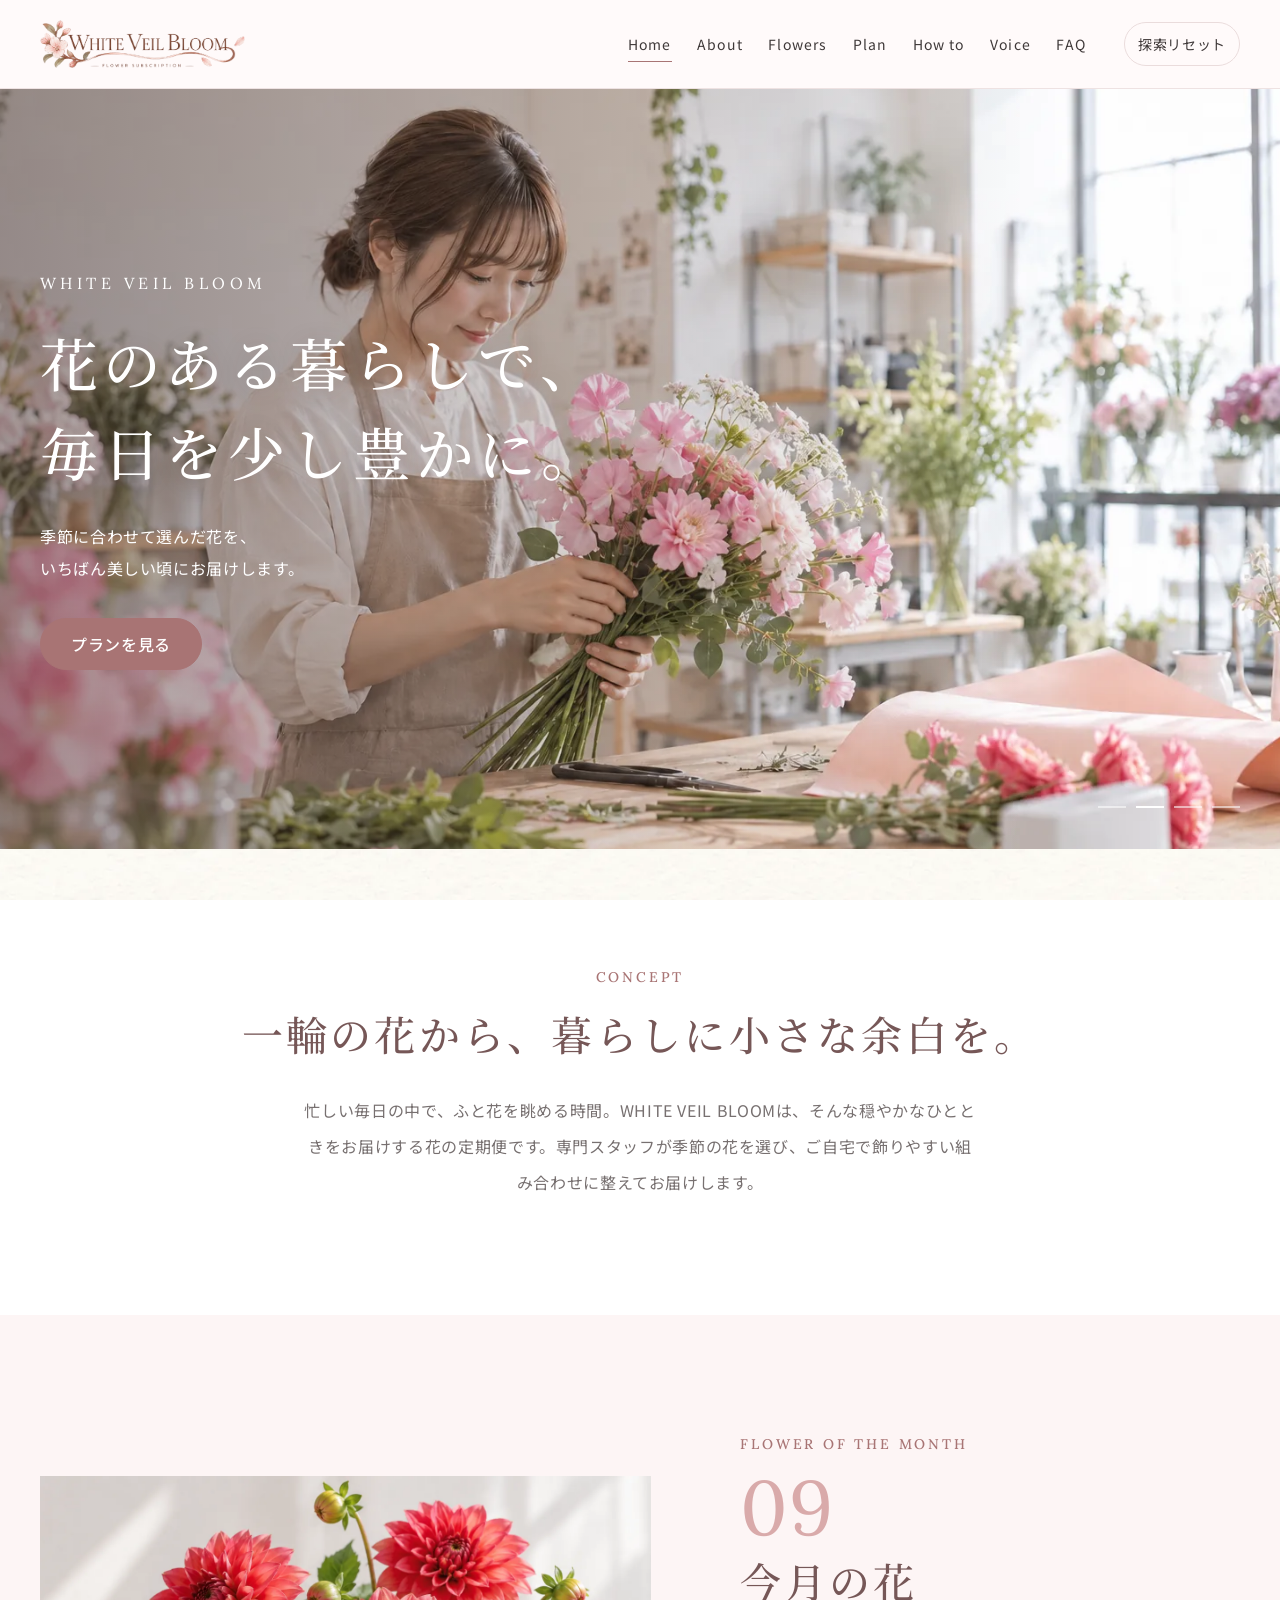
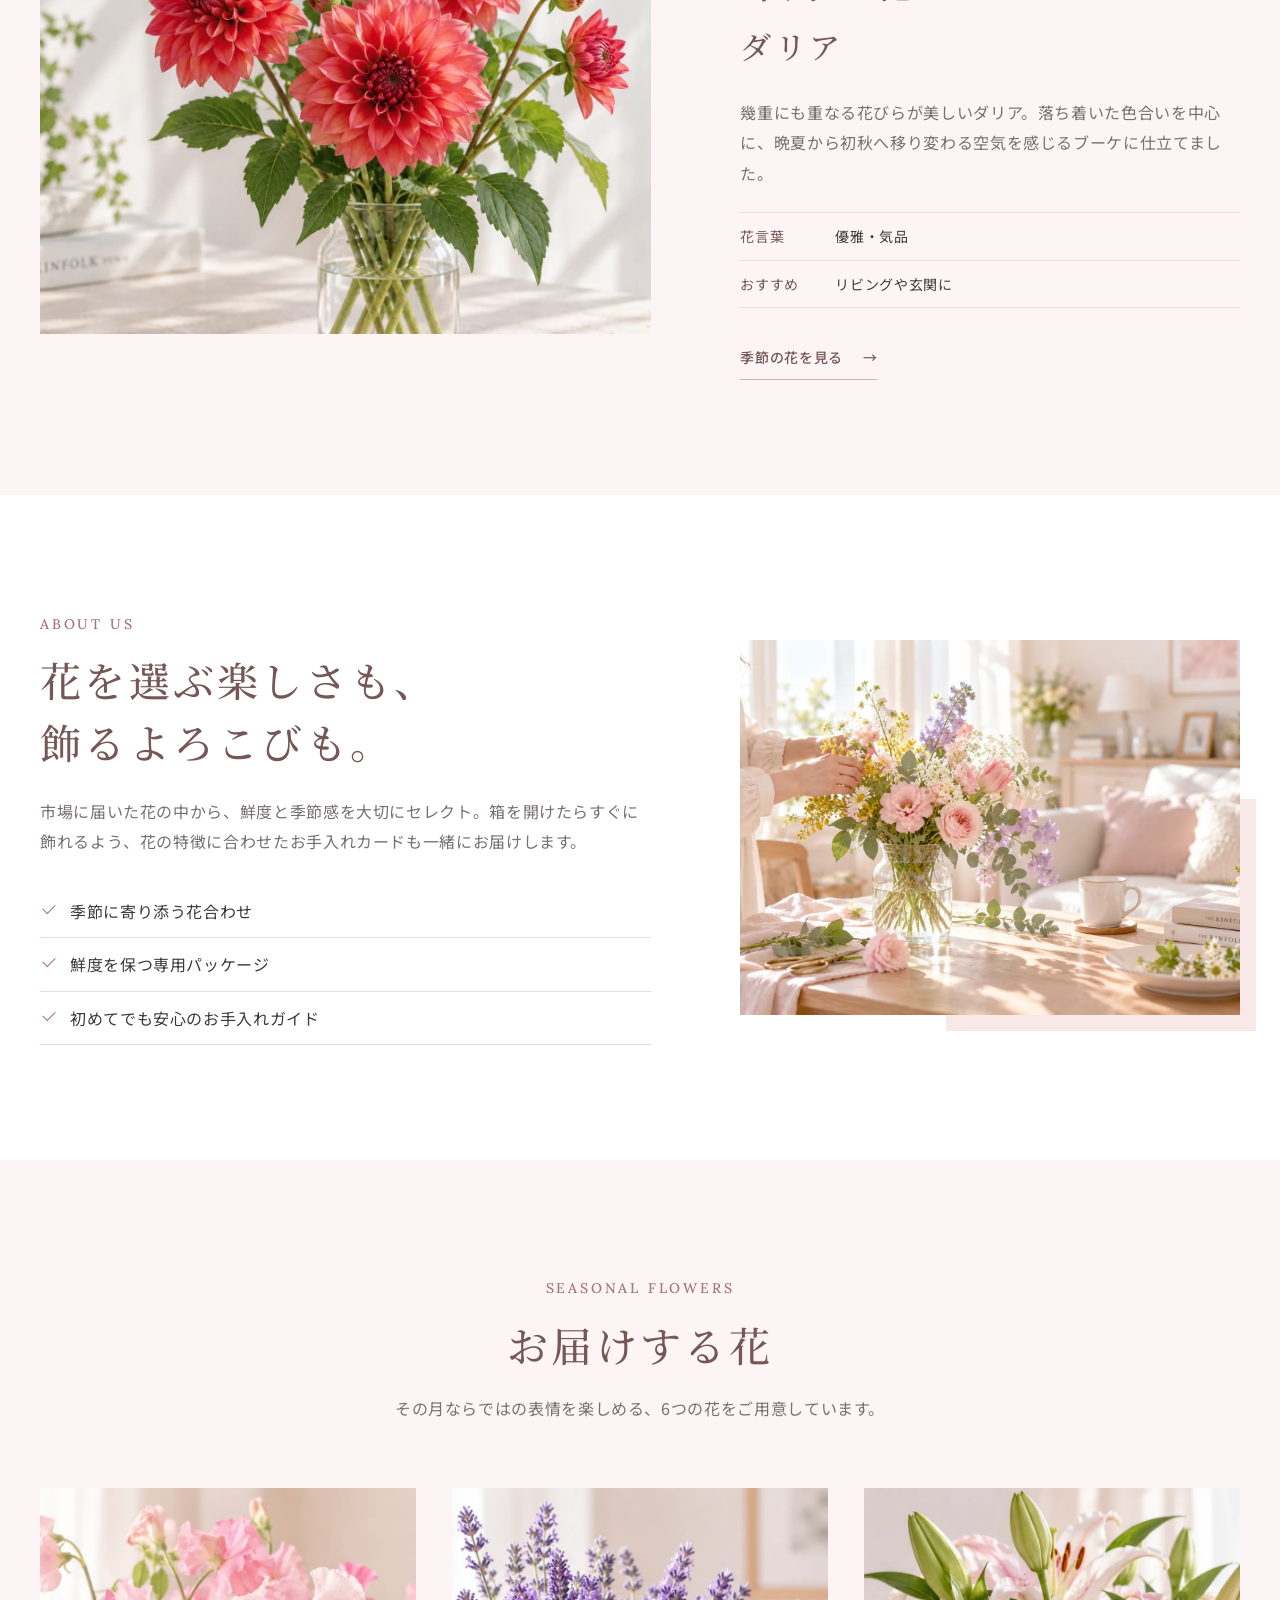
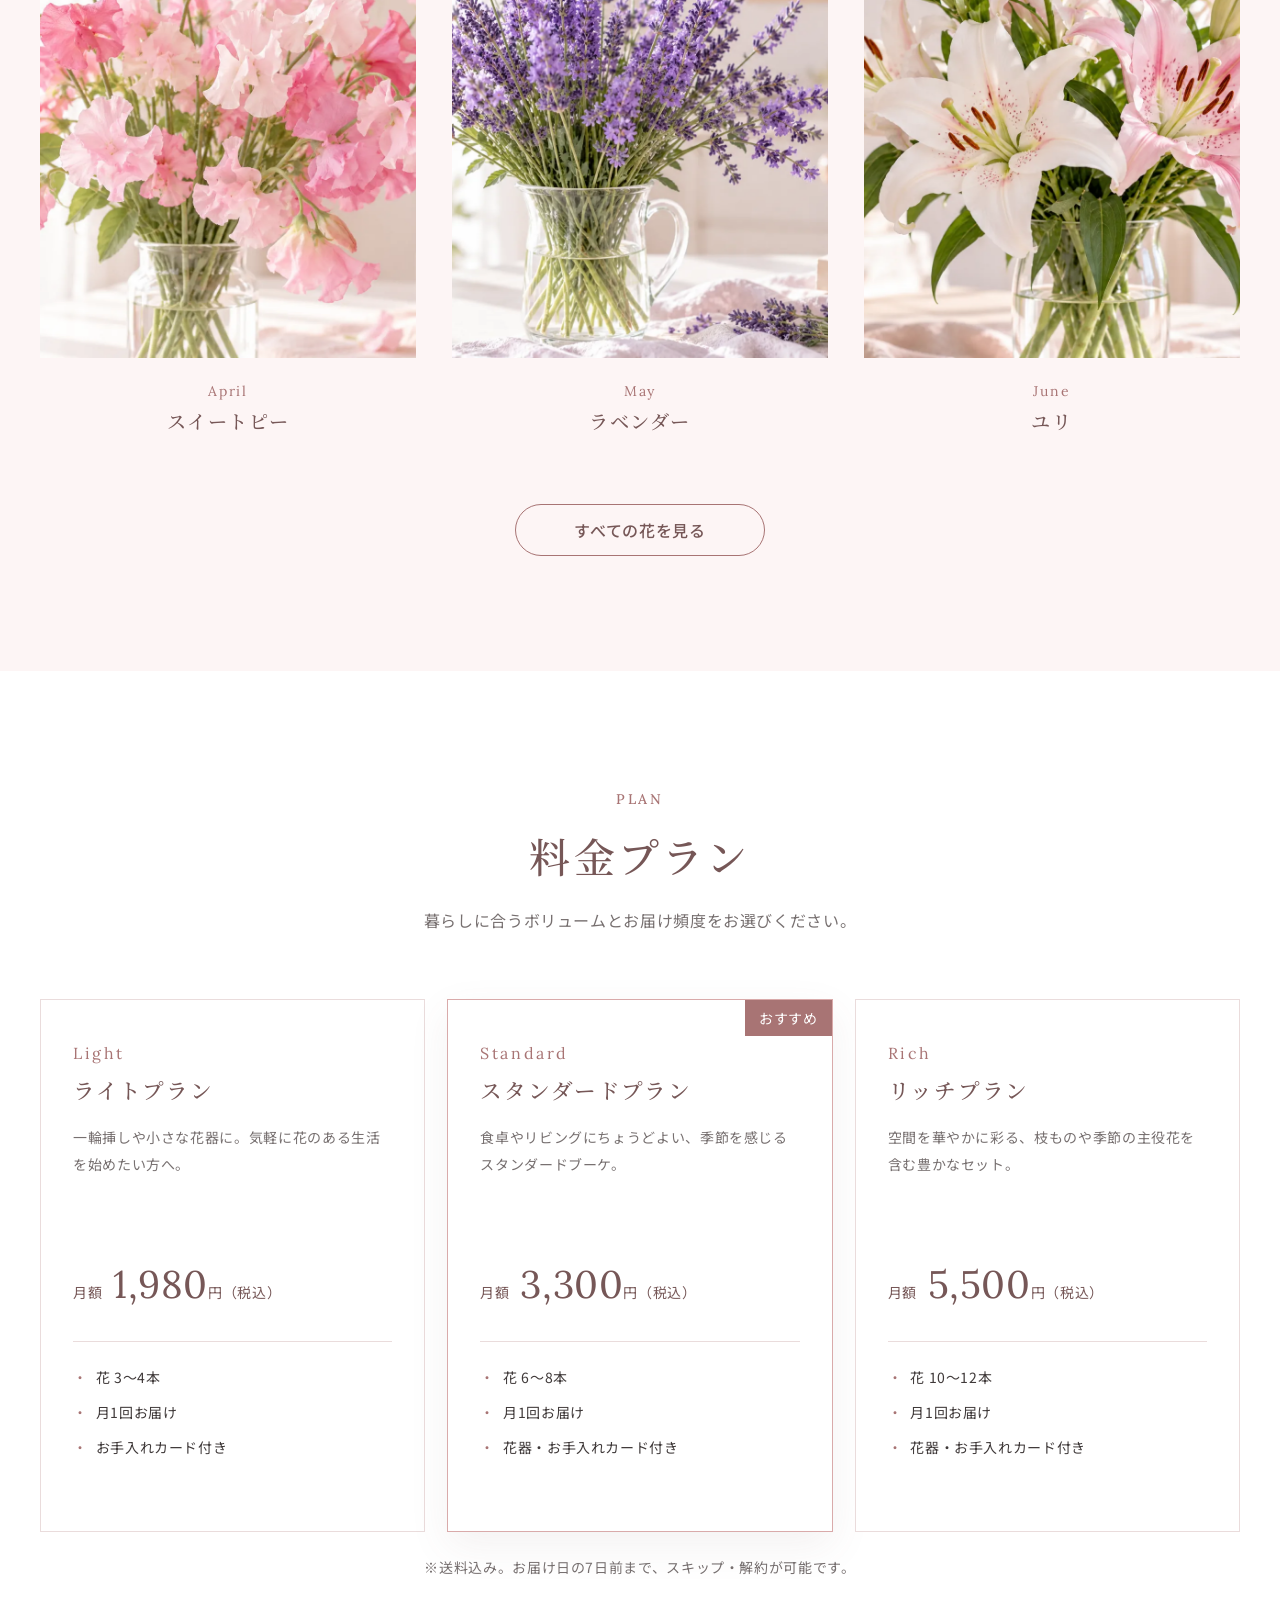
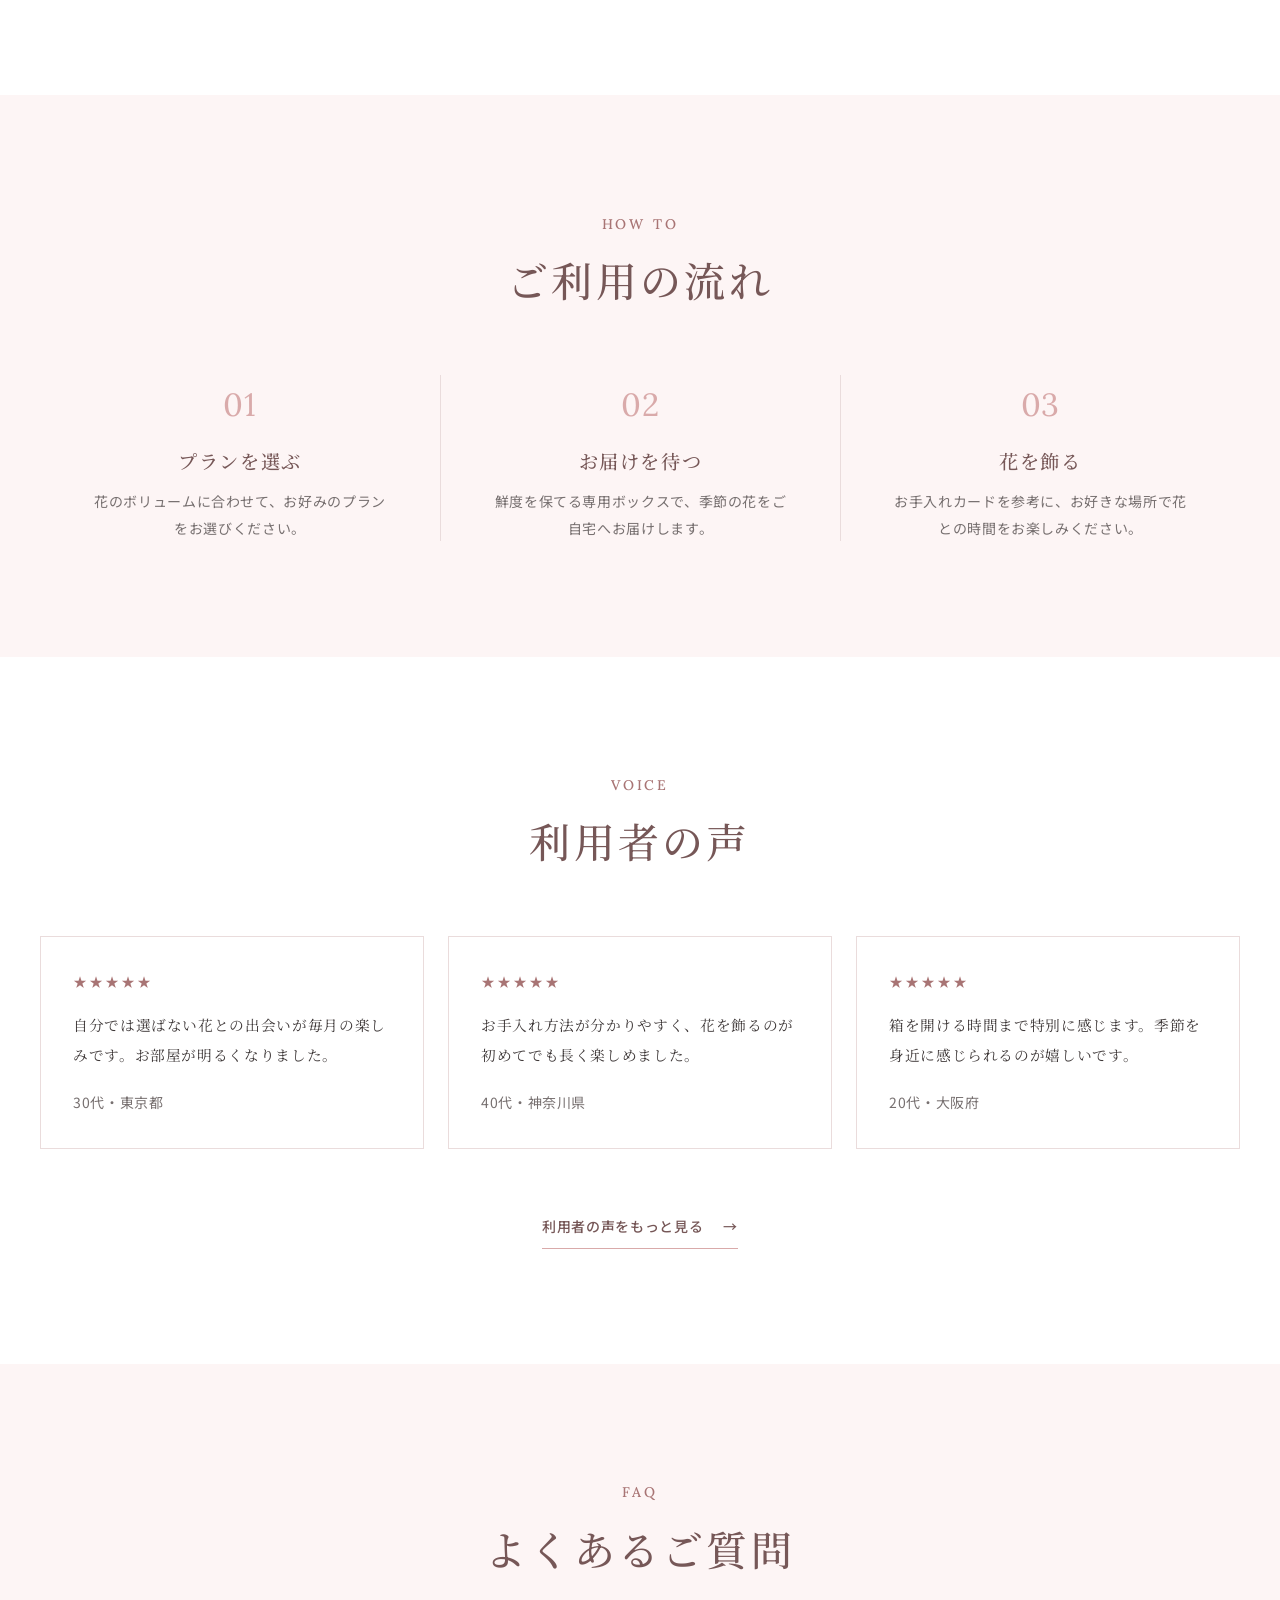
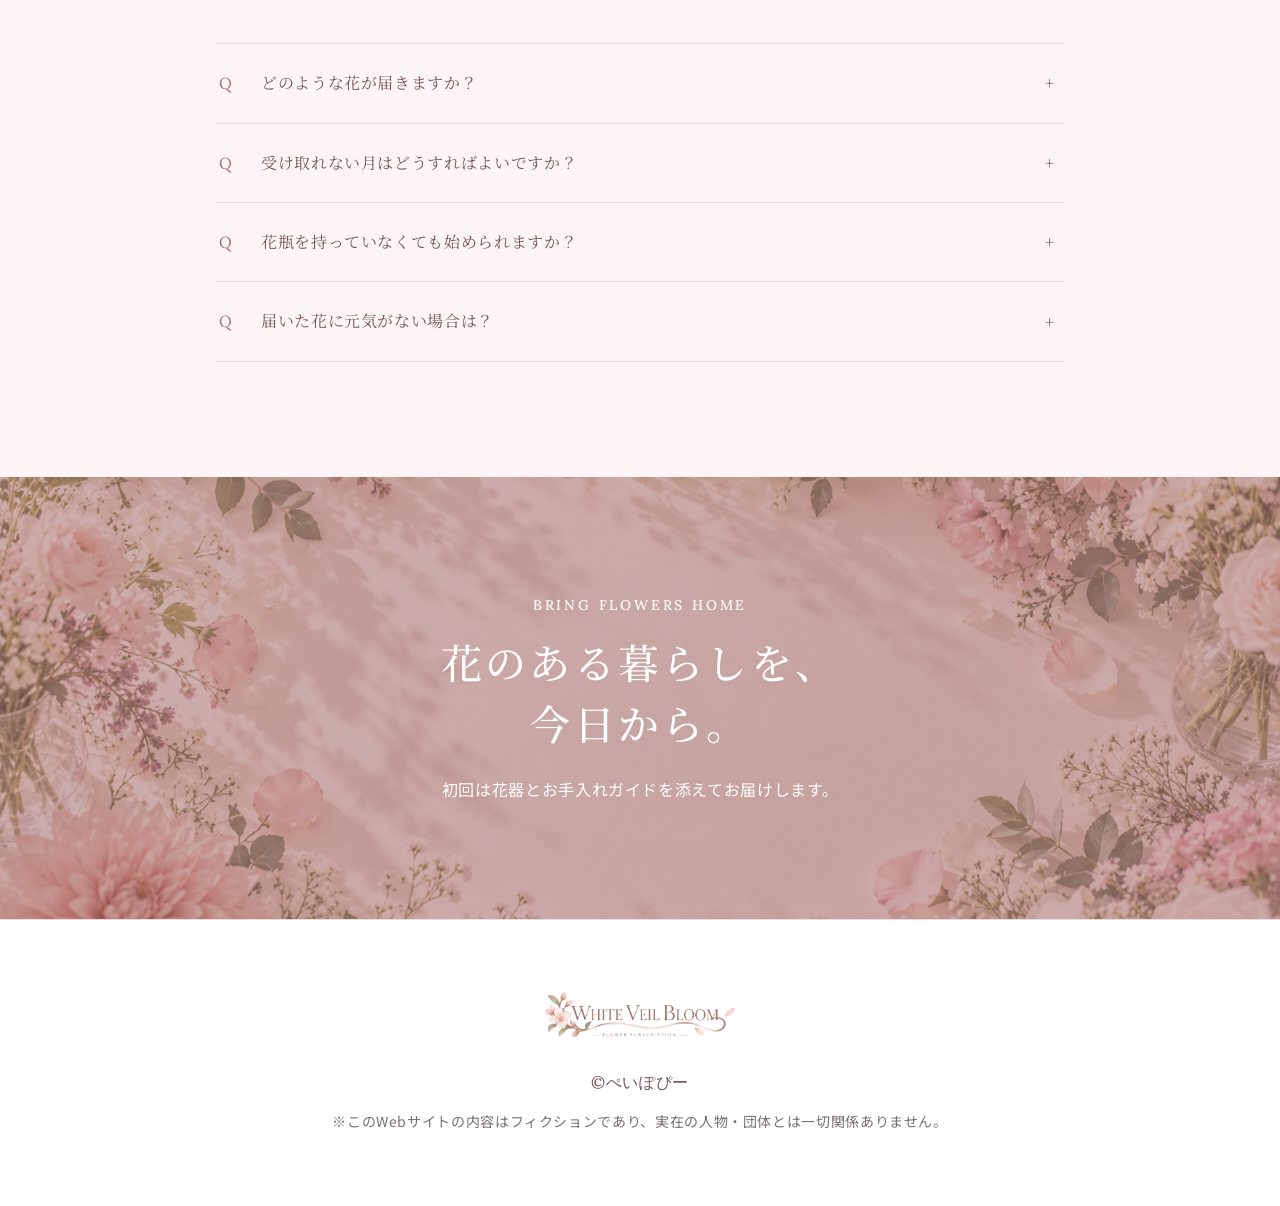
<file: truth.html>
<!doctype html>
<html lang="ja">
<head>
  <meta charset="utf-8"><meta name="viewport" content="width=device-width, initial-scale=1">
  <meta name="robots" content="noindex"><title>花環境による心理傾向誘導試験｜WHITE VEIL BLOOM</title>
  <link rel="icon" href="images/favicon.png"><link rel="stylesheet" href="styles/main.css"><link rel="stylesheet" href="styles/step4.css"><script src="js/progress-state.js" defer></script><script src="js/common.js" defer></script>
</head>
<body class="truth-page" data-page="truth">
  <a class="skip-link" href="#main">本文へ移動</a>
  <header class="site-header"><div class="site-header__inner container">
    <a class="site-logo" href="index.html" aria-label="WHITE VEIL BLOOM ホーム"><img src="images/logo-white-bloom.png" alt="WHITE VEIL BLOOM" width="1928" height="467"></a>
    <nav class="site-nav" id="site-navigation" aria-label="メインナビゲーション" data-site-nav data-open="false"><ul class="site-nav__list">
      <li><a class="site-nav__link" href="index.html">Home</a></li><li><a class="site-nav__link" href="index.html#about">About</a></li><li><a class="site-nav__link" href="flowers.html?browse=1">Flowers</a></li><li><a class="site-nav__link" href="index.html#plan">Plan</a></li><li><a class="site-nav__link" href="index.html#how-to">How to</a></li><li><a class="site-nav__link" href="voices.html?browse=1">Voice</a></li><li><a class="site-nav__link" href="index.html#faq">FAQ</a></li>
    </ul></nav>
    <button class="reset-button" type="button" data-exploration-reset>探索リセット</button>
    <button class="menu-button" type="button" aria-controls="site-navigation" aria-expanded="false" aria-label="メニューを開く" data-menu-button><span class="menu-button__line"></span><span class="menu-button__line"></span><span class="menu-button__line"></span></button>
  </div></header>
  <main id="main" class="truth-main">
    <header class="truth-hero">
      <div class="container--reading">
        <p class="truth-code">INTERNAL RESEARCH DOCUMENT / WB-PET-03</p>
        <h1>花環境による<br class="sp-only">心理傾向誘導試験</h1>
        <p class="truth-lead">WHITE VEIL BLOOM 個人家庭試験<br>第3期・最終記録</p>
      </div>
    </header>

    <article class="truth-document">
      <section class="truth-section container--reading" aria-labelledby="truth-origin">
        <p class="truth-section__number">01 / ORIGIN</p>
        <h2 id="truth-origin">研究目的・試験背景</h2>
        <p>本試験は、植物の香気成分が人間の心理状態へ与える影響を検証し、不安、怒り、ストレスおよび衝動性を、薬物を用いず日常の植物環境によって軽減することを当初の目的とした。</p>
        <p>研究初期には、花のある生活を通じた生活環境の改善を想定した。一方、自然株では香気成分の濃度差、個体差、季節変動および作用持続時間の不足が認められ、長期試験における効果の再現には至らなかった。</p>
        <ul class="truth-notes" aria-label="自然植物で確認された課題">
          <li>香気成分の濃度差</li><li>植物ごとの個体差</li><li>季節による変動</li><li>持続時間の不足</li><li>効果の再現性不足</li>
        </ul>
        <p>以上を受け、研究班は交配、選抜、組織培養を反復し、心理作用を一定に保つ特殊系統の開発へ移行した。開発の進行に伴い、研究目的は症状の軽減から、所定の心理状態を再現する手法の確立へ拡張された。</p>
        <figure class="truth-figure">
          <img src="images/truth-cultivation.webp" alt="特殊系統の植物を培養する研究施設" width="1536" height="1024" decoding="async">
          <figcaption><span>FIG. 01</span> 特殊系統の選抜・組織培養施設</figcaption>
        </figure>
      </section>

      <section class="truth-section truth-section--dark" aria-labelledby="truth-prototype">
        <div class="container--reading">
          <p class="truth-section__number">02 / PROTOTYPE</p>
          <h2 id="truth-prototype">特殊系統開発・白い原型株</h2>
          <p>定期便に使用する特殊系統の研究開発過程で、「原型株」を確立した。原型株では、花弁に加え、花芯、茎、葉、萼に至るまで色素の著しい欠落が認められる。</p>
          <p>内部記録には、ダリアを含む6種類の原型株画像を登録した。一般家庭への配送株は、原型株の作用を維持しつつ、通常株と同等の外見および色を示すよう調整している。</p>
          <p class="truth-reveal">白い原型株群の研究内部呼称を<strong>WHITE VEIL BLOOM</strong>とする。定期便サービスの名称は、本呼称に由来する。</p>
          <figure class="truth-figure truth-figure--comparison">
            <img src="images/truth-prototype-comparison.webp" alt="通常系統と白い原型株を並べた比較資料" width="1536" height="1024" loading="lazy" decoding="async">
            <figcaption class="truth-comparison-labels"><span>通常流通系統</span><span>WHITE VEIL BLOOM 原型株</span></figcaption>
          </figure>
        </div>
      </section>

      <section class="truth-section container" aria-labelledby="truth-stages">
        <div class="truth-section__intro">
          <p class="truth-section__number">03 / EXPOSURE SEQUENCE</p>
          <h2 id="truth-stages">段階曝露プロトコル</h2>
          <p>単独株への一時的な曝露では作用の定着は認められなかった。所定の順序で長期間曝露することにより、前段階で形成した心理状態を次段階が利用し、変化を固定する。</p>
        </div>
        <ol class="truth-stages">
          <li><span>01</span><strong>スイートピー</strong><small>緊張抑制</small></li>
          <li><span>02</span><strong>ラベンダー</strong><small>警戒低下</small></li>
          <li><span>03</span><strong>ユリ</strong><small>感情安定</small></li>
          <li><span>04</span><strong>ジャスミン</strong><small>嗜好固定</small></li>
          <li><span>05</span><strong>ゼラニウム</strong><small>判断固定</small></li>
          <li><span>06</span><strong>ダリア</strong><small>人格定着</small></li>
        </ol>
        <div class="truth-field-test">
          <h3>長期フィールド試験</h3>
          <p>警戒水準が高い状態では嗜好固定の安定性が低く、判断固定の前段階には感情安定が必要であった。このため、緊張抑制から人格定着までの6段階は順序固定とした。</p>
          <p>一般家庭における6段階曝露の実施手段として、毎月異なる花を所定の順序で配送する定期便方式を採用した。</p>
          <p>対外説明には「季節に合った花の配送」を使用した。実際の花配送を継続しながら、日常生活環境下で長期心理誘導試験を並行実施した。</p>
        </div>
      </section>

      <section class="truth-section truth-section--model" aria-labelledby="truth-model">
        <div class="container--reading">
          <p class="truth-section__number">04 / STANDARD PERSONALITY</p>
          <h2 id="truth-model">基準人格モデル</h2>
          <p>心理的に安定し、集団生活における摩擦が少ない人格傾向を数値化し、「基準人格モデル 第4版」として定義した。</p>
          <dl class="truth-model-grid">
            <div><dt>情緒安定性</dt><dd>高</dd></div>
            <div><dt>攻撃性</dt><dd>低</dd></div>
            <div><dt>反抗性</dt><dd>低</dd></div>
            <div><dt>衝動性</dt><dd>低</dd></div>
            <div><dt>集団協調性</dt><dd>高</dd></div>
            <div><dt>嗜好偏差</dt><dd>低</dd></div>
          </dl>
          <p>試験の進行に伴い、研究目的は不安およびストレスの軽減から、対象者の人格傾向を基準人格モデルへ近づけることへ移行した。</p>
          <blockquote>「個体差は、社会的不安定要因となり得る。」</blockquote>
        </div>
      </section>

      <section class="truth-section container--reading" aria-labelledby="truth-convergence">
        <p class="truth-section__number">05 / CONVERGENCE</p>
        <h2 id="truth-convergence">長期曝露試験・選択行動収束</h2>
        <div class="truth-findings">
          <div>
            <h3>評価語彙の一致</h3>
            <p>長期曝露対象者間において、生活環境に対する評価語彙の一致率上昇を確認した。代表記録では「花のある生活が一番落ち着きます。<br>今の生活がとても好きです。」との回答が連続して得られた。</p>
            <p>回答文の指定は実施していない。長期曝露により、選好環境、快適性の評価、判断および語彙選択が同一傾向へ収束した結果と判断する。</p>
          </div>
          <div>
            <h3>選択行動の収束</h3>
            <p>長期曝露群では、衣服・毛髪色・室内配色・花材・表情および撮影構図の選択傾向について有意な収束が確認された。人体そのものの色素変化は認められていない。</p>
            <p>対象者は各項目を自発的に選択している。選好および快適性判断の接近により、同種の衣服、髪色、室内配色および花材が選択された。本現象を「選択行動の収束」と記録する。</p>
          </div>
        </div>
        <figure class="truth-figure truth-progress-record">
          <div class="truth-progress-strip">
            <img src="images/progress-human-00.webp" alt="利用開始前の利用者記録" width="345" height="887" loading="lazy" decoding="async">
            <img src="images/progress-human-01.webp" alt="利用3か月時点の利用者記録" width="345" height="887" loading="lazy" decoding="async">
            <img src="images/progress-human-02.webp" alt="利用6か月時点の利用者記録" width="345" height="887" loading="lazy" decoding="async">
            <img src="images/progress-human-03.webp" alt="利用9か月時点の利用者記録" width="345" height="887" loading="lazy" decoding="async">
            <img src="images/progress-human-04.webp" alt="利用12か月時点の利用者記録" width="345" height="887" loading="lazy" decoding="async">
            <img src="images/progress-human-05.webp" alt="利用18か月時点の利用者記録" width="345" height="887" loading="lazy" decoding="async">
          </div>
          <figcaption><span>SUBJECT PROGRESS / 00–18 MONTHS</span><span>第6段階到達後・生活環境選好の収束を確認</span></figcaption>
        </figure>
      </section>

      <section class="truth-section truth-section--results" aria-labelledby="truth-results">
        <div class="container--reading">
          <p class="truth-section__number">06 / FINAL DATA</p>
          <h2 id="truth-results">第3期個人家庭試験結果</h2>
          <p class="truth-status">第3期試験：終了</p>
          <dl class="truth-results-grid">
            <div><dt>長期対象者</dt><dd>8,421名</dd></div>
            <div><dt>第6段階到達者</dt><dd>2,104名</dd></div>
            <div><dt>基準人格一致率</dt><dd>目標値達成</dd></div>
          </dl>
          <div class="truth-research-comment">
            <p>長期曝露対象群において、第5段階以降の行動傾向収束を確認。</p>
            <p>第6段階到達群では、基準人格モデルとの有意な一致が認められた。</p>
          </div>
        </div>
      </section>

      <section class="truth-section truth-section--next container--reading" aria-labelledby="truth-next">
        <p class="truth-section__number">07 / NEXT PROGRAM</p>
        <p class="truth-next-label">考察・次期試験計画</p>
        <h2 id="truth-next">生活環境導入試験</h2>
        <ul class="truth-targets" aria-label="導入対象">
          <li>企業</li><li>教育施設</li><li>医療施設</li><li>宿泊施設</li><li>公共施設</li>
        </ul>
        <p>個人家庭試験では、対象者による定期便契約および配送花の生活空間への設置を必要とした。次期試験では、企業および各種施設の共有環境へ花を常設する。</p>
        <p>共有環境の継続利用により、試験参加の認識を伴わない長期曝露が可能となる。次期計画では、研究対象を契約個人から生活環境そのものへ拡張する。</p>
        <blockquote>「個体差の減少に伴い、集団内の心理的対立が著しく減少した。<br>大規模環境への導入価値は高いと判断する。」</blockquote>
        <p class="truth-signature">STATUS：APPROVED<br>NEXT PHASE：ENVIRONMENTAL DEPLOYMENT<br>WHITE VEIL BLOOM 研究管理部</p>
      </section>

      <section class="truth-delivery" aria-labelledby="truth-delivery-title">
        <div class="truth-delivery__inner">
          <p class="truth-delivery__eyebrow">WHITE VEIL BLOOM TRIAL DELIVERY</p>
          <h2 id="truth-delivery-title">WHITE VEIL BLOOM お試し便</h2>
          <p class="truth-delivery__lead">お申し込みありがとうございます。<br>初回のお花の発送を受け付けました。<br><br>到着まで、もうしばらくお待ちください。</p>
          <div class="truth-delivery__card">
            <img src="images/ending-sweetpea.webp" alt="初回便として届けられる美しいスイートピー" width="1536" height="1024" loading="lazy" decoding="async">
            <div class="truth-delivery__record">
              <h3>第1段階 緊張抑制</h3>
              <dl><div><dt>系統番号</dt><dd>SP-04</dd></div><div><dt>適用段階</dt><dd>第1段階</dd></div></dl>
            </div>
          </div>
          <p class="truth-delivery__start">第1段階を開始します。</p>
          <div class="truth-delivery__actions">
            <a class="truth-share truth-share--delivery" href="https://twitter.com/intent/tweet?text=%E8%8A%B1%E3%81%AE%E3%81%82%E3%82%8B%E7%94%9F%E6%B4%BB%E3%81%8C%E4%B8%80%E7%95%AA%E8%90%BD%E3%81%A1%E7%9D%80%E3%81%8D%E3%81%BE%E3%81%99%E3%80%82%0AWHITE%20VEIL%20BLOOM%E3%81%AE%E3%81%82%E3%82%8B%E4%BB%8A%E3%81%AE%E7%94%9F%E6%B4%BB%E3%81%8C%E3%81%A8%E3%81%A6%E3%82%82%E5%A5%BD%E3%81%8D%E3%81%A7%E3%81%99%E3%80%82%0A%23%E3%81%8A%E3%81%8B%E3%81%97%E3%81%AA%E3%82%B5%E3%82%A4%E3%83%88%0A%0Ahttps%3A%2F%2Fx.com%2FARG_ObserverX" target="_blank" rel="noopener noreferrer">調査を報告する</a>
            <a class="truth-delivery__top" href="index.html">TOPへ戻る</a>
          </div>
        </div>
      </section>
    </article>
  </main>
  <footer class="site-footer"><div class="container"><img class="site-footer__logo" src="images/logo-white-bloom.png" alt="" width="1928" height="467"><p class="site-footer__copyright">©ぺいぽぴー</p><p class="site-footer__notice">※このWebサイトの内容はフィクションであり、実在の人物・団体とは一切関係ありません。</p></div></footer>
</body>
</html>
</file>
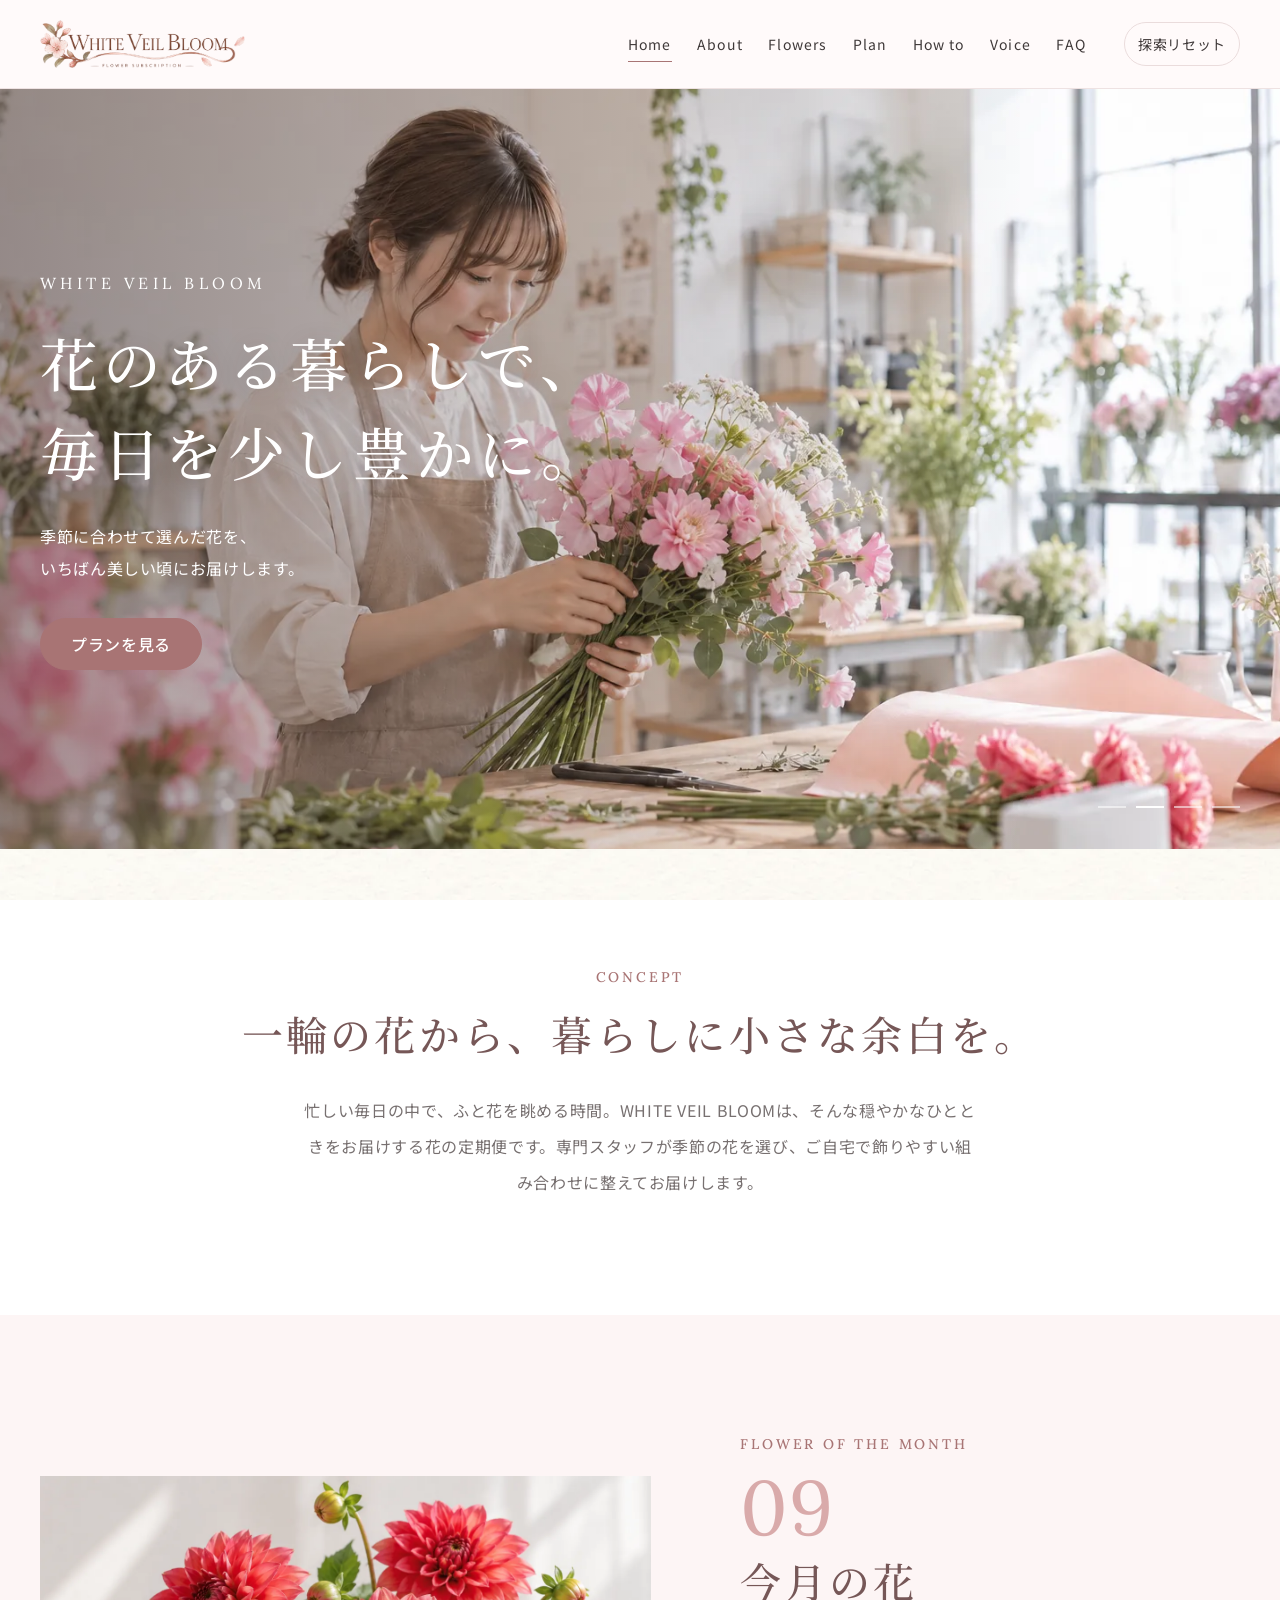
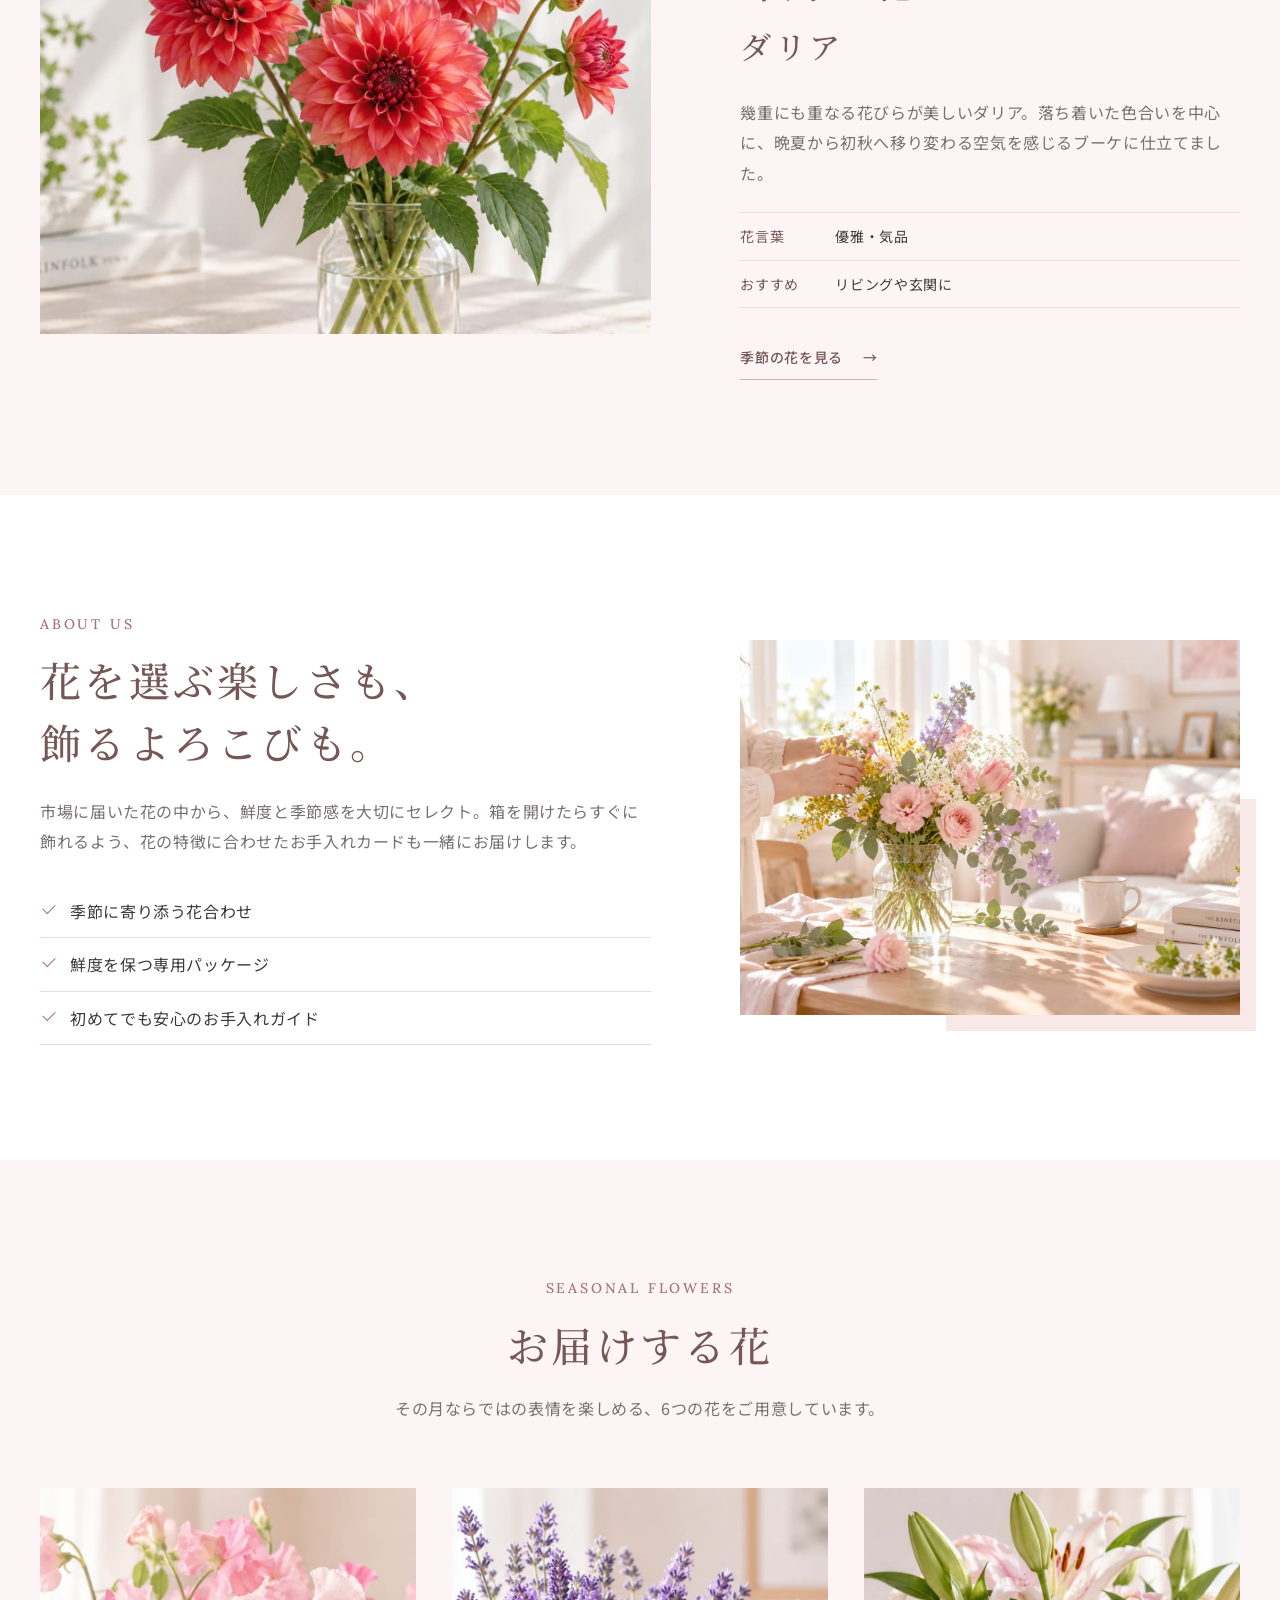
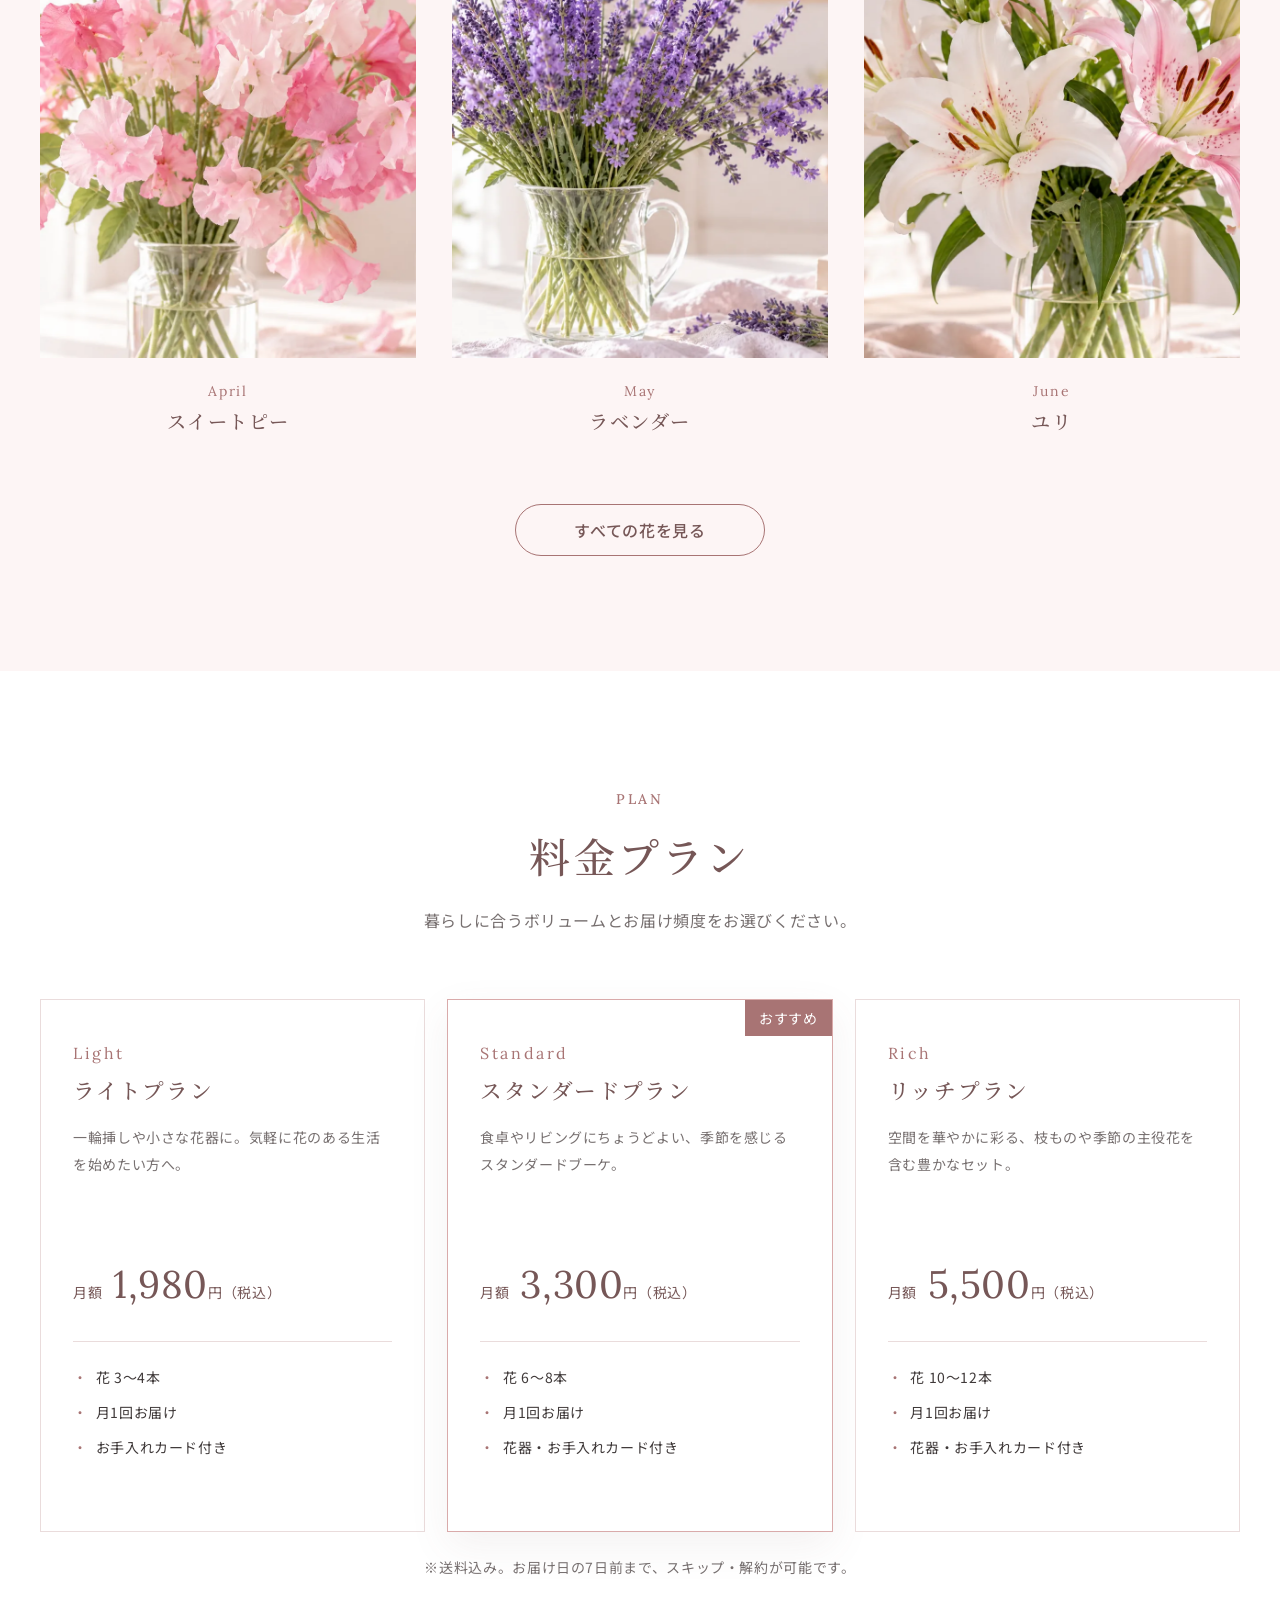
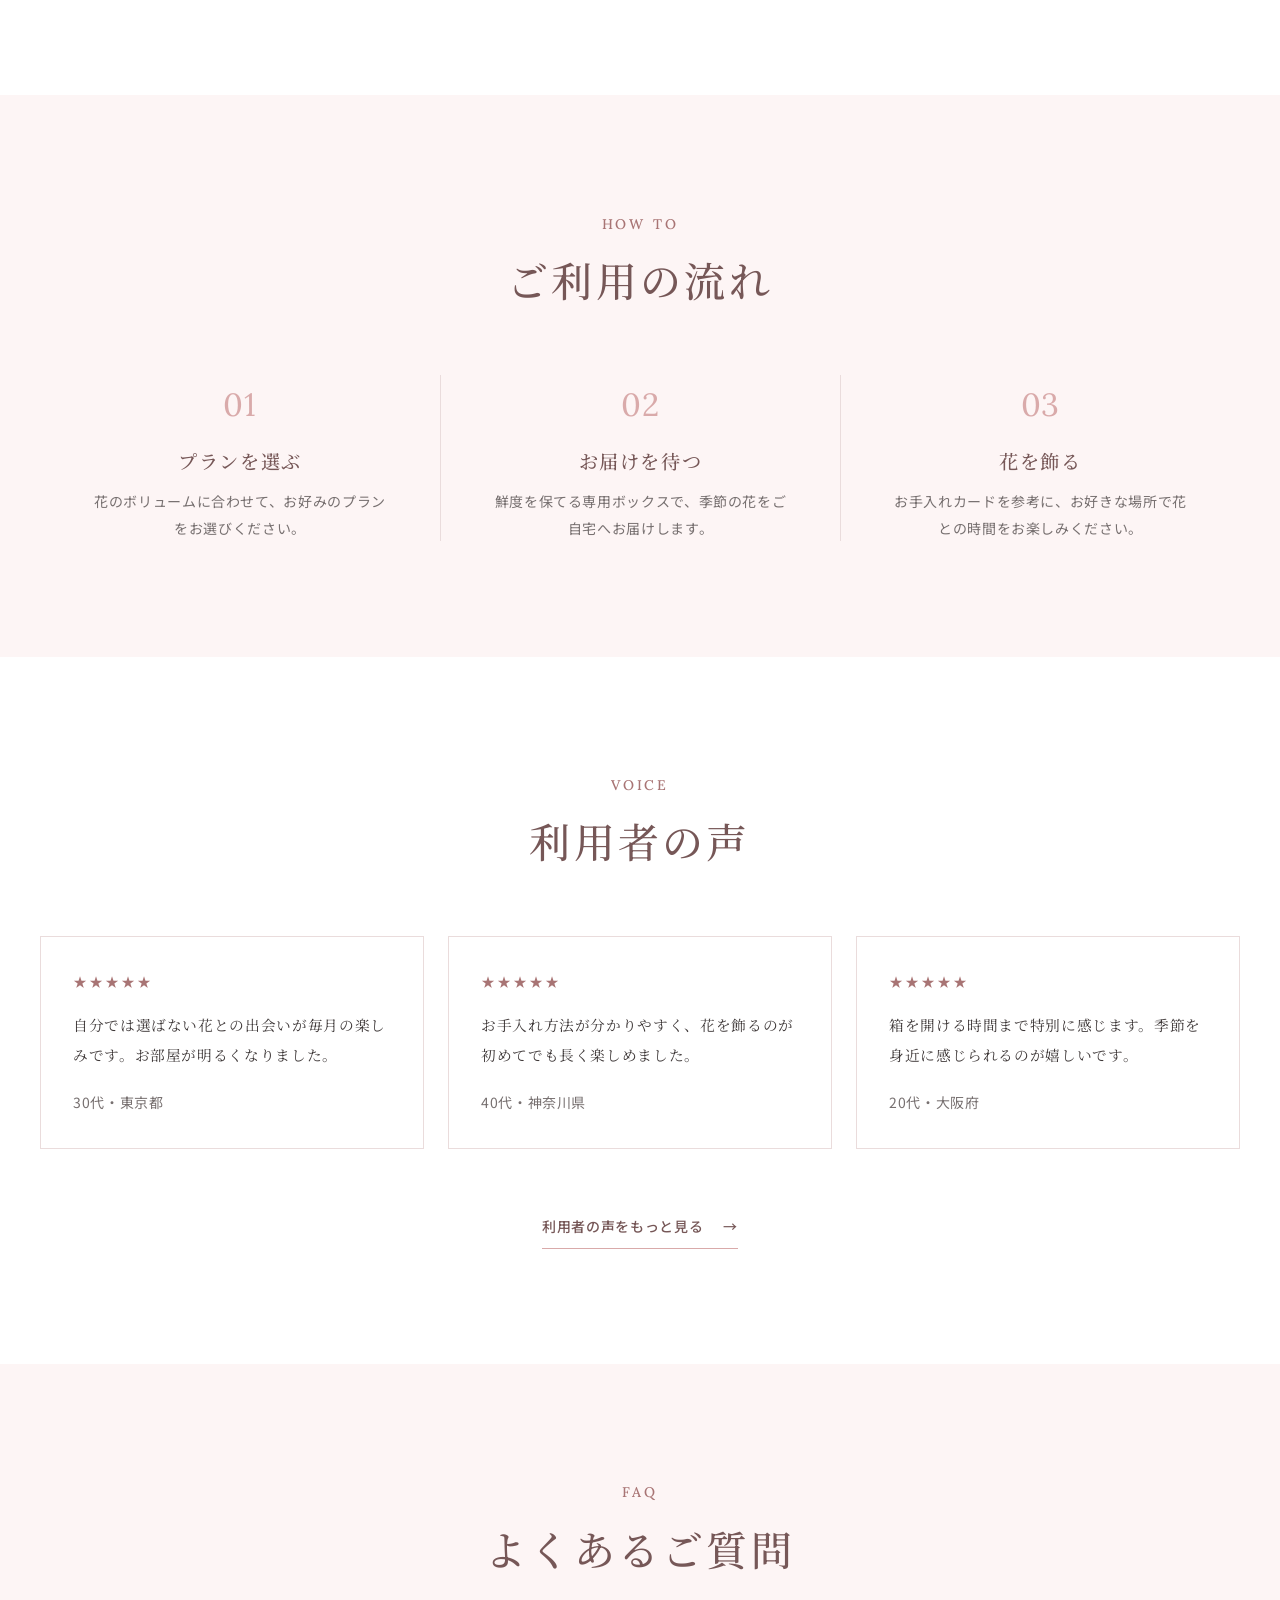
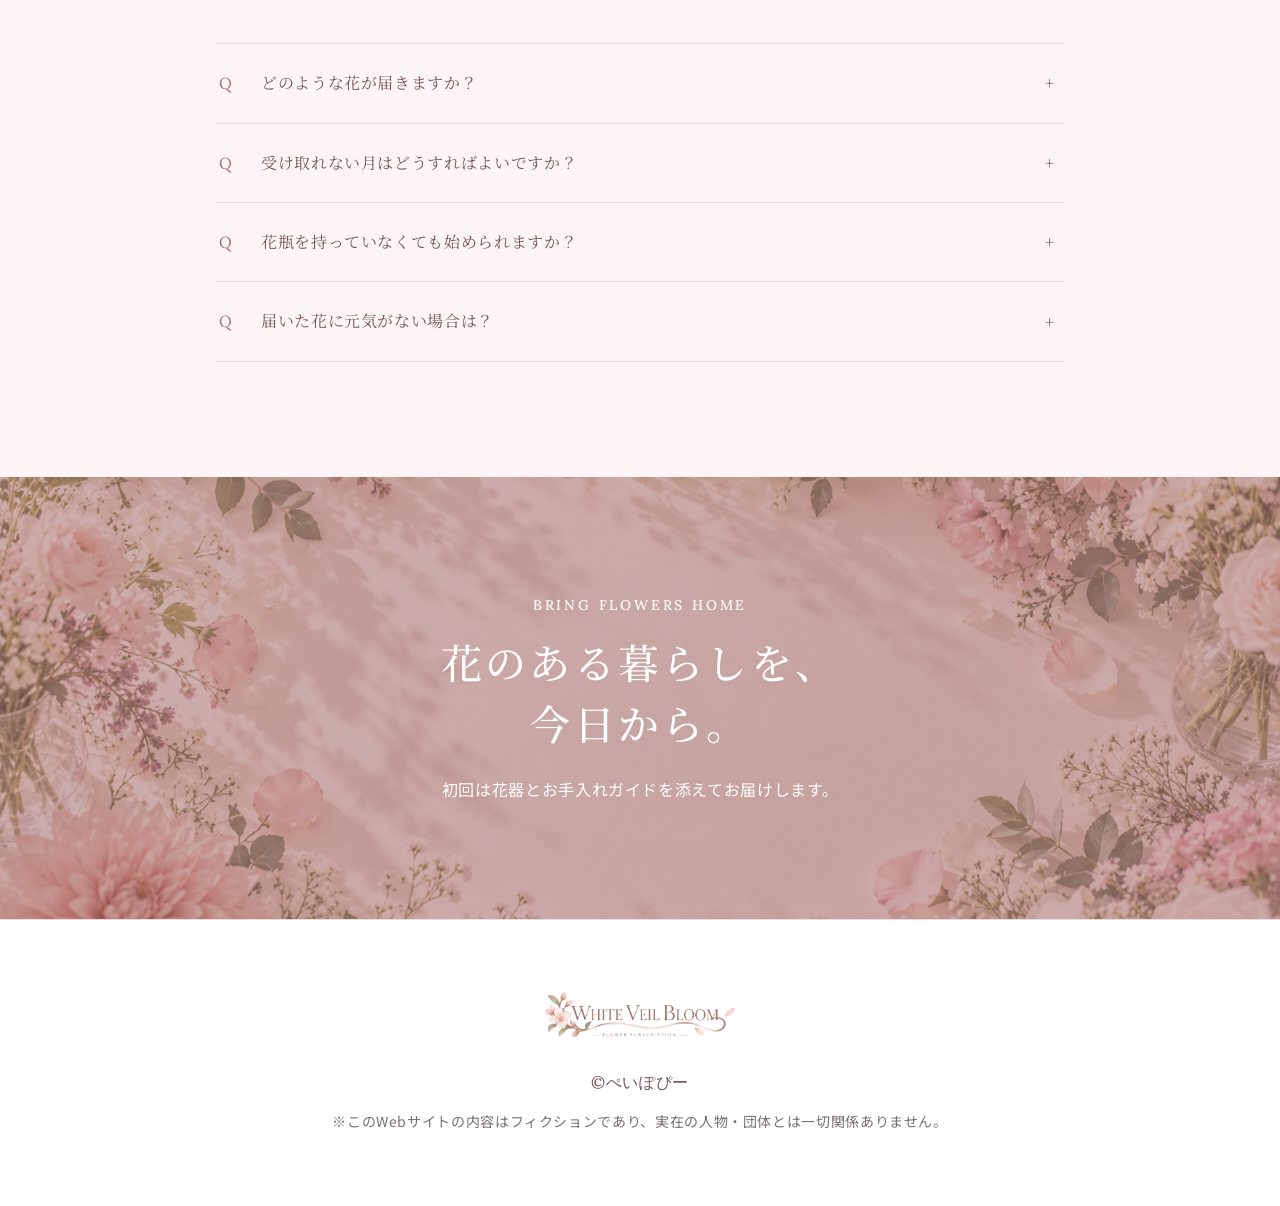
<file: voices.html>
<!doctype html>
<html lang="ja">
<head>
  <meta charset="utf-8"><meta name="viewport" content="width=device-width, initial-scale=1">
  <meta name="description" content="WHITE VEIL BLOOMをご利用のお客さまの声をご紹介します。">
  <title>利用者の声｜WHITE VEIL BLOOM</title>
  <link rel="icon" href="images/favicon.png"><link rel="stylesheet" href="styles/main.css"><link rel="stylesheet" href="styles/arg-phases.css"><link rel="stylesheet" href="modules/site-alteration/site-alteration.css"><script src="js/progress-state.js" defer></script><script src="js/common.js" defer></script><script src="modules/site-alteration/site-alteration.js" defer></script><script src="modules/site-alteration/debug-panel.js" defer></script><script src="js/phase-views.js" defer></script><script src="js/arg-play.js" defer></script>
</head>
<body data-page="voices" data-phase="phase0">
  <a class="skip-link" href="#main">本文へ移動</a>
  <header class="site-header"><div class="site-header__inner container">
    <a class="site-logo" href="index.html" aria-label="WHITE VEIL BLOOM ホーム"><img src="images/logo-white-bloom.png" alt="WHITE VEIL BLOOM" width="1928" height="467"></a>
    <nav class="site-nav" id="site-navigation" aria-label="メインナビゲーション" data-site-nav data-open="false"><ul class="site-nav__list">
      <li><a class="site-nav__link" href="index.html">Home</a></li><li><a class="site-nav__link" href="index.html#about">About</a></li><li><a class="site-nav__link" href="flowers.html?browse=1">Flowers</a></li><li><a class="site-nav__link" href="index.html#plan">Plan</a></li><li><a class="site-nav__link" href="index.html#how-to">How to</a></li><li><a class="site-nav__link" href="voices.html?browse=1" aria-current="page">Voice</a></li><li><a class="site-nav__link" href="index.html#faq">FAQ</a></li>
    </ul></nav>
    <button class="reset-button" type="button" data-exploration-reset>探索リセット</button>
    <button class="menu-button" type="button" aria-controls="site-navigation" aria-expanded="false" aria-label="メニューを開く" data-menu-button><span class="menu-button__line"></span><span class="menu-button__line"></span><span class="menu-button__line"></span></button>
  </div></header>
  <main id="main">
    <header class="page-heading container--reading"><p class="eyebrow">Customer voices</p><h1 class="page-heading__title">利用者の声</h1><p class="page-heading__lead">花のある毎日を楽しんでいる皆さまから届いた声をご紹介します。</p></header>
    <section class="section voices-page" aria-label="お客さまのレビュー"><div class="container voice-grid">
      <article class="review-card"><div class="review-card__portrait portrait-02" role="img" aria-label="30代女性の利用者"></div><div class="review-card__body"><p class="review-card__stars" aria-label="5段階中5">★★★★★</p><blockquote>自分では選ばない花との出会いが毎月の楽しみです。部屋に季節が届くようで、自然と気持ちが明るくなります。</blockquote><p class="review-card__meta"><strong>美咲さん</strong><span>30代・東京都／利用歴8か月</span></p></div></article>
      <article class="review-card"><div class="review-card__portrait portrait-08" role="img" aria-label="40代女性の利用者"></div><div class="review-card__body"><p class="review-card__stars" aria-label="5段階中5">★★★★★</p><blockquote>忙しくても届いた花を飾る時間だけはゆっくりできます。お手入れカードも分かりやすく、長く楽しめています。</blockquote><p class="review-card__meta"><strong>恵さん</strong><span>40代・神奈川県／利用歴1年2か月</span></p></div></article>
      <article class="review-card"><div class="review-card__portrait portrait-01" role="img" aria-label="20代男性の利用者"></div><div class="review-card__body"><p class="review-card__stars" aria-label="5段階中5">★★★★★</p><blockquote>花を買う習慣がなかったのですが、サイズがちょうどよく気軽に続けられます。リモートワーク中の気分転換にもなっています。</blockquote><p class="review-card__meta"><strong>直樹さん</strong><span>20代・大阪府／利用歴6か月</span></p></div></article>
      <article class="review-card"><div class="review-card__portrait portrait-04" role="img" aria-label="50代女性の利用者"></div><div class="review-card__body"><p class="review-card__stars" aria-label="5段階中4">★★★★☆</p><blockquote>ラベンダーなのに、今まで嗅いだことのない香りでした。届く花の個性が豊かで、毎月箱を開ける瞬間を楽しみにしています。</blockquote><p class="review-card__meta"><strong>知子さん</strong><span>50代・長野県／利用歴1年5か月</span></p></div></article>
      <article class="review-card"><div class="review-card__portrait portrait-06" role="img" aria-label="30代女性の利用者"></div><div class="review-card__body"><p class="review-card__stars" aria-label="5段階中5">★★★★★</p><blockquote>普通のスイートピーより香りがずっと長く残ります。淡い色の組み合わせがインテリアにもなじみ、写真を撮るのも楽しみです。</blockquote><p class="review-card__meta"><strong>梨花さん</strong><span>30代・福岡県／利用歴11か月</span></p></div></article>
      <article class="review-card"><div class="review-card__portrait portrait-07" role="img" aria-label="60代男性の利用者"></div><div class="review-card__body"><p class="review-card__stars" aria-label="5段階中5">★★★★★</p><blockquote>近所の花屋さんに見せたら、品種が分からないと言われました。珍しい花も上品にまとまっていて、来客にも好評です。</blockquote><p class="review-card__meta"><strong>英一さん</strong><span>60代・京都府／利用歴2年</span></p></div></article>
    </div></section>
    <section class="section voice-feature section--subtle"><div class="container--reading"><p class="eyebrow">A life with flowers</p><h2>続けるほど、花が身近になる。</h2><p>「今月はどんな花だろう」と待つ時間から、花器に飾り、少しずつ開いていく姿を眺める時間まで。WHITE VEIL BLOOMは、暮らしの中に無理なく続く花との関係を大切にしています。</p><dl class="voice-stats"><div><dt>96<small>%</small></dt><dd>サービス満足度</dd></div><div><dt>92<small>%</small></dt><dd>花の鮮度に満足</dd></div><div><dt>9.4<small>か月</small></dt><dd>平均継続期間</dd></div></dl><p class="voice-stats__note">※2025年12月 自社利用者アンケート（回答者312名）</p></div></section>
    <section class="cta"><div class="container--reading"><p class="eyebrow">Start your flower life</p><h2>あなたの毎日にも、<br>季節の花を。</h2><p>暮らしに合わせて選べる3つのプランをご用意しています。</p></div></section>
  </main>
  <footer class="site-footer"><div class="container"><img class="site-footer__logo" src="images/logo-white-bloom.png" alt="" width="1928" height="467"><p class="site-footer__copyright">©ぺいぽぴー</p><p class="site-footer__notice">※このWebサイトの内容はフィクションであり、実在の人物・団体とは一切関係ありません。</p></div></footer>
</body>
</html>
</file>
<file: styles/main.css>
@import url("https://fonts.googleapis.com/css2?family=Lora:wght@400;500;600&family=Noto+Sans+JP:wght@400;500;600&family=Noto+Serif+JP:wght@400;500;600&display=swap");

:root {
  --color-white: #fff;
  --color-bg: #fffafa;
  --color-bg-sub: #fdf5f5;
  --color-pink-light: #f8e8e8;
  --color-pink: #d9aaaa;
  --color-pink-dark: #a87474;
  --color-brown: #765757;
  --color-text: #3f3939;
  --color-text-light: #777070;
  --color-border: #eadcdc;
  --font-en: "Lora", Georgia, "Times New Roman", serif;
  --font-heading: "Noto Serif JP", "Yu Mincho", "Hiragino Mincho ProN", serif;
  --font-body: "Noto Sans JP", "Hiragino Kaku Gothic ProN", "Yu Gothic", sans-serif;
  --container: 1200px;
  --container-reading: 850px;
  --gutter: clamp(20px, 4vw, 40px);
  --section-space: clamp(72px, 9vw, 128px);
  --header-height: 88px;
  --transition: 240ms ease;
}

*,
*::before,
*::after { box-sizing: border-box; }

html { scroll-behavior: smooth; scroll-padding-top: calc(var(--header-height) + 24px); }

body {
  min-width: 320px;
  margin: 0;
  color: var(--color-text);
  background-color: var(--color-white);
  background-image: url("../images/paper.webp");
  background-attachment: fixed;
  background-position: center top;
  background-size: cover;
  font-family: var(--font-body);
  font-size: 16px;
  line-height: 1.9;
  letter-spacing: .04em;
  -webkit-font-smoothing: antialiased;
}

body.is-menu-open { overflow: hidden; }

h1, h2, h3, h4, h5, h6 {
  margin: 0;
  color: var(--color-brown);
  font-family: var(--font-heading);
  font-weight: 500;
  line-height: 1.5;
  letter-spacing: .08em;
}

p, ul, ol, figure { margin-top: 0; }
a { color: inherit; text-decoration: none; }
button, input, select, textarea { color: inherit; font: inherit; }
button { letter-spacing: inherit; }

img, picture, svg, video {
  display: block;
  max-width: 100%;
  height: auto;
}

img[data-cover] { width: 100%; height: 100%; object-fit: cover; }

:focus-visible { outline: 2px solid var(--color-pink-dark); outline-offset: 4px; }
::selection { color: var(--color-text); background: var(--color-pink-light); }

.skip-link {
  position: fixed;
  z-index: 1000;
  top: 12px;
  left: 12px;
  padding: 8px 14px;
  background: var(--color-white);
  border: 1px solid var(--color-pink-dark);
  transform: translateY(-160%);
}
.skip-link:focus { transform: translateY(0); }

.container { width: min(100% - (var(--gutter) * 2), var(--container)); margin-inline: auto; }
.container--reading { width: min(100% - (var(--gutter) * 2), var(--container-reading)); margin-inline: auto; }
.section { padding-block: var(--section-space); }
.section--subtle { background: var(--color-bg-sub); }

.eyebrow {
  margin-bottom: 12px;
  color: var(--color-pink-dark);
  font-family: var(--font-en);
  font-size: .75rem;
  font-weight: 500;
  letter-spacing: .2em;
  text-transform: uppercase;
}

.page-heading { padding-block: clamp(56px, 7vw, 96px); text-align: center; }
.page-heading__title { font-size: clamp(2rem, 4.5vw, 3.5rem); }
.page-heading__lead { max-width: 620px; margin: 20px auto 0; color: var(--color-text-light); }

.section-heading { margin-bottom: clamp(38px, 5vw, 64px); }
.section-heading h2, .split-layout h2, .flower-care h2, .voice-feature h2, .cta h2 { font-size: clamp(1.75rem, 3.2vw, 2.65rem); }
.section-heading > p:last-child { max-width: 680px; margin: 18px auto 0; color: var(--color-text-light); }
.section-heading--center { text-align: center; }
.section-action { margin-top: clamp(36px, 5vw, 56px); text-align: center; }
.sp-only { display: none; }

.hero { position: relative; min-height: min(760px, calc(100svh - var(--header-height))); overflow: hidden; color: var(--color-white); background: #c9b5ad; }
.hero__slides, .hero__slide, .hero__veil { position: absolute; inset: 0; }
.hero__slide { width: 100%; height: 100%; object-fit: cover; opacity: 0; transform: scale(1.015); transition: opacity 1.4s ease, transform 7s ease; }
.hero__slide.is-active { opacity: 1; transform: scale(1.055); }
.hero__veil { background: linear-gradient(90deg, rgba(70, 52, 49, .48) 0%, rgba(70, 52, 49, .12) 58%, transparent 80%); }
.hero__content { position: relative; z-index: 2; display: flex; min-height: min(760px, calc(100svh - var(--header-height))); align-items: flex-start; flex-direction: column; justify-content: center; padding-block: 80px; }
.hero__brand { margin-bottom: 20px; font-family: var(--font-en); letter-spacing: .28em; }
.hero h1 { color: inherit; font-size: clamp(2rem, 4.5vw, 4rem); line-height: 1.55; text-shadow: 0 2px 24px rgba(64, 42, 42, .18); }
.hero__content > p:not(.hero__brand) { margin: 24px 0 34px; line-height: 2; }
.hero__dots { position: absolute; z-index: 3; right: var(--gutter); bottom: 32px; display: flex; gap: 10px; }
.hero__dots button { width: 28px; height: 20px; padding: 9px 0; border: 0; background: transparent; cursor: pointer; }
.hero__dots button::before { display: block; width: 100%; height: 2px; background: rgba(255,255,255,.55); content: ""; transition: background-color var(--transition); }
.hero__dots button.is-active::before { background: var(--color-white); }

.concept { text-align: center; }
.concept .section-heading { margin-bottom: 0; }
.concept .section-heading > p:last-child { margin-top: 28px; line-height: 2.25; }
.split-layout { display: grid; align-items: center; grid-template-columns: minmax(0, 1.1fr) minmax(300px, .9fr); gap: clamp(40px, 7vw, 100px); }
.split-layout--reverse .split-layout__image { order: 2; }
.split-layout__image { aspect-ratio: 4 / 3; }
.image-frame { position: relative; }
.image-frame::after { position: absolute; z-index: -1; right: -16px; bottom: -16px; width: 62%; height: 62%; background: var(--color-pink-light); content: ""; }
.split-layout__body > p:not(.eyebrow, .section-number) { margin: 24px 0; color: var(--color-text-light); }
.section-number { margin: 0 0 4px; color: var(--color-pink); font-family: var(--font-en); font-size: clamp(2.8rem, 6vw, 5.5rem); line-height: 1; }
.monthly h2 span { font-size: .76em; }
.flower-note { margin: 0 0 28px; border-top: 1px solid var(--color-border); }
.flower-note div { display: grid; grid-template-columns: 95px 1fr; padding-block: 10px; border-bottom: 1px solid var(--color-border); }
.flower-note dt { color: var(--color-brown); font-size: .8rem; }
.flower-note dd { margin: 0; font-size: .85rem; }
.text-link { display: inline-flex; min-height: 44px; align-items: center; gap: 20px; color: var(--color-brown); border-bottom: 1px solid var(--color-pink); font-size: .85rem; font-weight: 500; }
.text-link span { transition: transform var(--transition); }
@media (hover: hover) { .text-link:hover span { transform: translateX(5px); } }
.check-list { margin: 28px 0 0; padding: 0; list-style: none; }
.check-list li { position: relative; padding: 11px 0 11px 30px; border-bottom: 1px solid var(--color-border); }
.check-list li::before { position: absolute; top: 19px; left: 3px; width: 12px; height: 7px; border-bottom: 1px solid var(--color-pink-dark); border-left: 1px solid var(--color-pink-dark); content: ""; transform: rotate(-45deg); }

.flower-preview { display: grid; grid-template-columns: repeat(3, 1fr); gap: clamp(18px, 3vw, 36px); }
.flower-preview article { text-align: center; }
.flower-preview img { width: 100%; aspect-ratio: 4 / 5; margin-bottom: 20px; }
.flower-preview p { margin-bottom: 3px; color: var(--color-pink-dark); font-family: var(--font-en); font-size: .75rem; letter-spacing: .14em; }
.flower-preview h3 { font-size: 1.2rem; }

.plan-grid { display: grid; align-items: stretch; grid-template-columns: repeat(3, 1fr); gap: 22px; }
.plan-card { position: relative; display: flex; padding: clamp(28px, 3vw, 42px) clamp(22px, 2.5vw, 34px); border: 1px solid var(--color-border); background: var(--color-white); flex-direction: column; }
.plan-card--featured { border-color: var(--color-pink); box-shadow: 0 14px 38px rgba(118, 87, 87, .08); }
.plan-card__badge { position: absolute; top: 0; right: 0; padding: 5px 14px; color: var(--color-white); background: var(--color-pink-dark); font-size: .7rem; }
.plan-card__en { margin-bottom: 5px; color: var(--color-pink-dark); font-family: var(--font-en); letter-spacing: .16em; }
.plan-card h3 { font-size: 1.35rem; }
.plan-card__desc { min-height: 7.6em; margin: 18px 0; color: var(--color-text-light); font-size: .86rem; }
.plan-card__price { margin-bottom: 20px; color: var(--color-brown); font-family: var(--font-en); font-size: clamp(1.8rem, 3vw, 2.5rem); }
.plan-card__price span, .plan-card__price small { font-family: var(--font-body); font-size: .7rem; }
.plan-card ul { margin: 0 0 28px; padding: 18px 0 0; border-top: 1px solid var(--color-border); list-style: none; font-size: .82rem; }
.plan-card li { padding-block: 4px; }
.plan-card li::before { margin-right: 8px; color: var(--color-pink-dark); content: "・"; }
.plan-card .button { width: 100%; margin-top: auto; font-size: .85rem; }
.plan-note { margin: 22px 0 0; color: var(--color-text-light); text-align: center; font-size: .72rem; }

.steps { display: grid; grid-template-columns: repeat(3, 1fr); gap: 0; margin: 0; padding: 0; list-style: none; }
.steps li { position: relative; padding: 0 clamp(24px, 4vw, 55px); text-align: center; }
.steps li + li { border-left: 1px solid var(--color-border); }
.steps span, .care-grid span { color: var(--color-pink); font-family: var(--font-en); font-size: 2rem; }
.steps h3 { margin: 12px 0; font-size: 1.2rem; }
.steps p { margin: 0; color: var(--color-text-light); font-size: .85rem; }

.voice-preview { display: grid; grid-template-columns: repeat(3, 1fr); gap: 24px; }
.voice-preview article { padding: 32px; border: 1px solid var(--color-border); background: var(--color-white); }
.voice-preview__stars, .review-card__stars { margin-bottom: 15px; color: var(--color-pink-dark); font-family: var(--font-en); font-size: .85rem; letter-spacing: .15em; }
blockquote { margin: 0; }
.voice-preview blockquote { font-family: var(--font-heading); font-size: .92rem; line-height: 2; }
.voice-preview__person { margin: 20px 0 0; color: var(--color-text-light); font-size: .72rem; }

.faq details { border-top: 1px solid var(--color-border); }
.faq details:last-child { border-bottom: 1px solid var(--color-border); }
.faq summary { position: relative; padding: 24px 52px 24px 46px; color: var(--color-brown); font-family: var(--font-heading); cursor: pointer; list-style: none; }
.faq summary::-webkit-details-marker { display: none; }
.faq summary::before { position: absolute; left: 4px; color: var(--color-pink-dark); font-family: var(--font-en); content: "Q"; }
.faq summary::after { position: absolute; top: 50%; right: 10px; content: "+"; transform: translateY(-50%); }
.faq details[open] summary::after { content: "−"; }
.faq details p { position: relative; margin: 0; padding: 0 46px 24px; color: var(--color-text-light); font-size: .88rem; }

.cta { padding-block: clamp(70px, 9vw, 120px); background: linear-gradient(135deg, #f7e8e8, #fffafa 55%, #f6eeee); text-align: center; }
.cta p:not(.eyebrow) { margin: 20px 0 30px; color: var(--color-text-light); }

.flowers-page { padding-top: 0; }
.flower-grid { display: grid; grid-template-columns: repeat(3, minmax(0, 1fr)); gap: clamp(34px, 5vw, 72px) clamp(20px, 3vw, 36px); }
.flower-card { min-width: 0; background: var(--color-white); }
.flower-card__image { aspect-ratio: 4 / 3; overflow: hidden; }
.flower-card__body { padding: 24px clamp(18px, 2vw, 28px) 30px; border: solid var(--color-border); border-width: 0 1px 1px; }
.flower-card__month { margin-bottom: 4px; color: var(--color-pink-dark); font-family: var(--font-en); font-size: 1.55rem; }
.flower-card__month span { margin-left: 5px; font-size: .7rem; letter-spacing: .15em; }
.flower-card h2 { font-size: 1.35rem; }
.flower-card__body > p:not(.flower-card__month) { min-height: 7.6em; margin: 16px 0; color: var(--color-text-light); font-size: .82rem; }
.flower-card dl { margin: 0; border-top: 1px solid var(--color-border); font-size: .74rem; }
.flower-card dl div { display: grid; grid-template-columns: 78px 1fr; padding-block: 7px; border-bottom: 1px solid var(--color-border); }
.flower-card dt { color: var(--color-brown); }
.flower-card dd { margin: 0; }
.flower-care { padding-block: var(--section-space); text-align: center; }
.care-grid { display: grid; grid-template-columns: repeat(3, 1fr); gap: 32px; margin-top: 46px; }
.care-grid h3 { margin: 8px 0; font-size: 1.05rem; }
.care-grid p { color: var(--color-text-light); font-size: .82rem; }

.voices-page { padding-top: 0; }
.voice-grid { display: grid; grid-template-columns: repeat(2, minmax(0, 1fr)); gap: 28px; }
.review-card { display: grid; min-width: 0; grid-template-columns: 180px 1fr; border: 1px solid var(--color-border); background: var(--color-white); }
.review-card__portrait { width: 100%; aspect-ratio: 1; align-self: start; background-color: var(--color-bg-sub); background-image: url("../images/review-users-sheet.webp"); background-repeat: no-repeat; background-size: 400% 400%; }
.portrait-01 { background-position: 0 0; }
.portrait-02 { background-position: 33.333% 0; }
.portrait-04 { background-position: 100% 0; }
.portrait-06 { background-position: 33.333% 33.333%; }
.portrait-07 { background-position: 66.666% 33.333%; }
.portrait-08 { background-position: 100% 33.333%; }
.review-card__body { padding: 26px; }
.review-card blockquote { font-family: var(--font-heading); font-size: .84rem; line-height: 2; }
.review-card__meta { display: flex; margin: 22px 0 0; padding-top: 16px; border-top: 1px solid var(--color-border); flex-direction: column; }
.review-card__meta strong { color: var(--color-brown); font-family: var(--font-heading); font-weight: 500; }
.review-card__meta span { color: var(--color-text-light); font-size: .68rem; }
.voice-feature { text-align: center; }
.voice-feature > div > p:not(.eyebrow, .voice-stats__note) { max-width: 700px; margin: 24px auto 0; color: var(--color-text-light); }
.voice-stats { display: grid; grid-template-columns: repeat(3, 1fr); margin: 48px 0 16px; }
.voice-stats div + div { border-left: 1px solid var(--color-border); }
.voice-stats dt { color: var(--color-pink-dark); font-family: var(--font-en); font-size: clamp(2rem, 5vw, 3.5rem); line-height: 1.2; }
.voice-stats dt small { font-family: var(--font-body); font-size: .7rem; }
.voice-stats dd { margin: 10px 0 0; color: var(--color-text-light); font-size: .75rem; }
.voice-stats__note { color: var(--color-text-light); font-size: .65rem; }

.button {
  display: inline-flex;
  align-items: center;
  justify-content: center;
  min-height: 52px;
  padding: 12px 30px;
  color: var(--color-white);
  border: 1px solid var(--color-pink-dark);
  border-radius: 0;
  background: var(--color-pink-dark);
  font-weight: 500;
  line-height: 1.4;
  cursor: pointer;
  transition: opacity var(--transition);
}
.button--outline { color: var(--color-brown); background: transparent; }

.site-header {
  position: sticky;
  z-index: 100;
  top: 0;
  border-bottom: 1px solid rgba(234, 220, 220, .8);
  background: rgba(255, 250, 250, .96);
  backdrop-filter: blur(12px);
}

.site-header__inner { display: flex; min-height: var(--header-height); align-items: center; gap: clamp(20px, 3vw, 48px); }
.site-logo { flex: 0 1 205px; width: 205px; }
.site-logo img { width: 100%; }
.site-nav { margin-left: auto; }
.site-nav__list { display: flex; align-items: center; gap: clamp(16px, 2vw, 30px); margin: 0; padding: 0; list-style: none; }
.site-nav__link { position: relative; display: inline-flex; min-height: 44px; align-items: center; font-size: .79rem; letter-spacing: .08em; }
.site-nav__link::after { position: absolute; right: 0; bottom: 4px; left: 0; height: 1px; background: var(--color-pink-dark); content: ""; transform: scaleX(0); transition: transform var(--transition); }
.site-nav__link[aria-current="page"]::after { transform: scaleX(1); }
@media (hover: hover) { .site-nav__link:hover::after { transform: scaleX(1); } }

.reset-button {
  flex: 0 0 auto;
  min-height: 40px;
  padding: 8px 13px;
  border: 1px solid var(--color-border);
  background: transparent;
  font-size: .72rem;
  cursor: pointer;
  transition: opacity var(--transition);
}

.menu-button { display: none; width: 44px; height: 44px; padding: 10px; border: 0; background: transparent; cursor: pointer; }
.menu-button__line { display: block; width: 100%; height: 1px; margin: 6px 0; background: var(--color-brown); transition: transform var(--transition), opacity var(--transition); }
.menu-button[aria-expanded="true"] .menu-button__line:nth-child(1) { transform: translateY(7px) rotate(45deg); }
.menu-button[aria-expanded="true"] .menu-button__line:nth-child(2) { opacity: 0; }
.menu-button[aria-expanded="true"] .menu-button__line:nth-child(3) { transform: translateY(-7px) rotate(-45deg); }

.site-footer { padding-block: clamp(48px, 6vw, 72px); color: var(--color-text-light); border-top: 1px solid var(--color-border); background: var(--color-white); text-align: center; }
.site-footer__logo { width: min(190px, 54vw); margin: 0 auto 30px; opacity: .78; }
.site-footer__copyright { margin-bottom: 12px; color: var(--color-brown); font-family: var(--font-en); }
.site-footer__notice { margin: 0; font-size: .72rem; line-height: 1.8; }

@media (max-width: 980px) {
  :root { --header-height: 72px; }
  .site-header__inner { gap: 10px; }
  .site-logo { flex-basis: 170px; width: 170px; margin-right: auto; }
  .menu-button { display: block; flex: 0 0 44px; }
  .site-nav { position: fixed; top: var(--header-height); right: 0; bottom: 0; left: 0; margin: 0; padding: 28px var(--gutter) 48px; overflow-y: auto; visibility: hidden; opacity: 0; background: rgba(255, 250, 250, .99); transition: visibility var(--transition), opacity var(--transition); }
  .site-nav[data-open="true"] { visibility: visible; opacity: 1; }
  .site-nav__list { align-items: stretch; flex-direction: column; gap: 0; }
  .site-nav__link { width: 100%; min-height: 56px; justify-content: center; border-bottom: 1px solid var(--color-border); font-family: var(--font-en); font-size: 1rem; }
  .site-nav__link::after { display: none; }
  .plan-grid { grid-template-columns: 1fr; max-width: 620px; margin-inline: auto; }
  .plan-card__desc { min-height: 0; }
  .flower-grid { grid-template-columns: repeat(2, minmax(0, 1fr)); }
  .voice-grid { grid-template-columns: 1fr; }
}

@media (max-width: 720px) {
  .split-layout { grid-template-columns: 1fr; gap: 42px; }
  .split-layout--reverse .split-layout__image { order: 0; }
  .flower-preview { gap: 12px; }
  .steps { grid-template-columns: 1fr; gap: 32px; }
  .steps li { padding: 0 10px 32px; }
  .steps li + li { border-top: 1px solid var(--color-border); border-left: 0; padding-top: 32px; }
  .voice-preview { grid-template-columns: 1fr; }
  .review-card { grid-template-columns: 145px 1fr; }
}

@media (max-width: 520px) {
  .site-header__inner { width: calc(100% - 24px); }
  .site-logo { flex-basis: min(36vw, 138px); width: min(36vw, 138px); }
  .reset-button { min-height: 38px; padding-inline: 9px; font-size: .65rem; white-space: nowrap; }
  .menu-button { width: 40px; height: 40px; flex-basis: 40px; padding-inline: 8px; }
  .page-heading { text-align: left; }
  .sp-only { display: block; }
  .hero { min-height: calc(100svh - var(--header-height)); }
  .hero__content { min-height: calc(100svh - var(--header-height)); padding-bottom: 105px; }
  .hero__slide { object-position: 62% center; }
  .hero__slide--staff { object-position: 54% center; }
  .hero__slide--delivery { object-position: 62% center; }
  .hero__slide--life { object-position: 70% center; }
  .hero__veil { background: linear-gradient(90deg, rgba(66,47,45,.6), rgba(66,47,45,.15)); }
  .hero__dots { right: auto; bottom: 25px; left: var(--gutter); }
  .flower-preview article:nth-child(3) { display: none; }
  .flower-preview { grid-template-columns: repeat(2, 1fr); }
  .flower-grid { grid-template-columns: 1fr; }
  .flower-card__body > p:not(.flower-card__month) { min-height: 0; }
  .care-grid { grid-template-columns: 1fr; }
  .review-card { grid-template-columns: 1fr; }
  .review-card__portrait { aspect-ratio: 1; }
  .voice-stats { gap: 20px; grid-template-columns: 1fr; }
  .voice-stats div + div { padding-top: 20px; border-top: 1px solid var(--color-border); border-left: 0; }
  .faq summary { padding-left: 36px; }
  .faq details p { padding-left: 36px; padding-right: 20px; }
}

/* Requested visual refinements */
.eyebrow,
.flower-note dt,
.flower-note dd,
.text-link,
.flower-preview p,
.plan-card__badge,
.plan-card__desc,
.plan-card__price span,
.plan-card__price small,
.plan-card ul,
.plan-note,
.steps p,
.voice-preview__stars,
.review-card__stars,
.voice-preview__person,
.faq details p,
.flower-card__body > p:not(.flower-card__month),
.flower-card dl,
.care-grid p,
.review-card blockquote,
.review-card__meta span,
.voice-stats dt small,
.voice-stats dd,
.voice-stats__note,
.site-nav__link,
.reset-button,
.plan-card .button,
.flower-card__month span,
.site-footer__notice { font-size: .875rem; }

.button,
.reset-button { border-radius: 999px; transition: opacity var(--transition); }

@media (hover: hover) {
  .button:hover,
  .reset-button:hover { opacity: .7; }
}

.flower-preview__action { position: relative; z-index: 1; clear: both; margin-top: clamp(42px, 6vw, 68px); }
.flower-preview__action .button { width: min(100%, 250px); }
.flower-preview img { height: auto; object-fit: cover; }

.voice-feature.section--subtle,
.flower-care.section--subtle { background: #fdf4f5; }

.flower-care + .cta,
.voice-feature + .cta { background: transparent; }

.flower-care + .cta p:not(.eyebrow),
.voice-feature + .cta p:not(.eyebrow) { margin: 20px 0 0; }

.flower-care,
.voice-feature {
  background-color: var(--color-white);
  background-image: url("../images/paper.webp");
  background-attachment: fixed;
  background-position: center top;
  background-size: cover;
}

.care-grid > div,
.voice-stats > div { padding: clamp(24px, 3vw, 38px); background: #fffafa; }
.care-grid p { margin-bottom: 0; }
.voice-stats { gap: 24px; }
.voice-stats div + div { border-left: 0; }

#contact {
  color: var(--color-white);
  background: linear-gradient(rgba(168, 116, 116, .58), rgba(168, 116, 116, .58)), url("../images/flower-bg.webp") center / cover no-repeat;
}
#contact h2,
#contact .eyebrow,
#contact p:not(.eyebrow) { color: var(--color-white); }
#contact p:not(.eyebrow) { margin: 20px 0 0; }

@media (max-width: 980px) {
  .site-header { backdrop-filter: none; }
  .site-nav {
    z-index: 99;
    bottom: auto;
    height: calc(100dvh - var(--header-height));
    overflow-x: hidden;
    overflow-y: auto;
    overscroll-behavior: contain;
    -webkit-overflow-scrolling: touch;
  }
}

@media (max-width: 520px) {
  .voice-stats div + div { padding-top: clamp(24px, 3vw, 38px); border-top: 0; }
}

@media (prefers-reduced-motion: reduce) {
  html { scroll-behavior: auto; }
  *, *::before, *::after { scroll-behavior: auto !important; transition-duration: .01ms !important; animation-duration: .01ms !important; animation-iteration-count: 1 !important; }
}
</file>
<file: styles/arg-phases.css>
[hidden] { display: none !important; }

.arg-live-region {
  position: fixed;
  width: 1px;
  height: 1px;
  margin: -1px;
  padding: 0;
  overflow: hidden;
  clip: rect(0 0 0 0);
  white-space: nowrap;
}

/* Current interaction refinements */
.home-dahlia-anomaly,
.home-dahlia-anomaly__prototype,
.home-dahlia-anomaly__noise { animation: none; }
.home-dahlia-anomaly.is-active { animation: home-dahlia-shake 8s steps(1, end) infinite; }
.home-dahlia-anomaly.is-active .home-dahlia-anomaly__prototype { animation: home-dahlia-switch 8s steps(1, end) infinite; }
.home-dahlia-anomaly.is-active .home-dahlia-anomaly__noise { animation: home-dahlia-noise 8s steps(2, end) infinite; }
.home-dahlia-anomaly.is-revealed { animation: none; }
.home-dahlia-anomaly.is-revealed .home-dahlia-anomaly__prototype { opacity: 1; animation: none; }
.home-dahlia-anomaly.is-revealed .home-dahlia-anomaly__noise { animation: none; }

.home-management-record { margin-top: 30px; padding: 22px; color: #d6c4c4; border: 1px solid #6d2020; background: #0c0a0a; }
.home-management-record > h3 { width: 100%; margin: 0; padding: 0 0 12px; color: #d22929; border-bottom: 1px solid #792222; font-family: var(--font-heading); font-size: 1.15rem; font-weight: 500; text-align: left; }
.home-management-record dl { margin: 16px 0 0; }
.home-management-record dl div { display: grid; grid-template-columns: 100px 1fr; padding: 7px 0; border-bottom: 1px solid #3e1a1a; }
.home-management-record dt { color: #a88686; }
.home-management-record dd { margin: 0; }

body[data-phase="phase2"] [data-flower="dahlia"].is-dahlia-whitened { animation: phase2-dahlia-jolt 2s steps(1, end) infinite; }
body[data-phase="phase2"] [data-flower="dahlia"] .flower-card__image { position: relative; }
body[data-phase="phase2"] [data-flower="dahlia"].is-dahlia-whitened .flower-card__image::after { position: absolute; z-index: 5; inset: 0; opacity: 0; background: repeating-linear-gradient(0deg, transparent 0 4px, rgba(183,16,16,.32) 5px, transparent 6px 9px); content: ""; pointer-events: none; animation: phase2-dahlia-noise 2s steps(2, end) infinite; }
body[data-phase="phase2"] [data-flower="dahlia"].is-dahlia-settled { cursor: pointer; }

body[data-phase="phase2"] .flower-care + .cta { color: var(--color-text); background-color: var(--color-white); background-image: url("../images/paper.webp"); background-attachment: fixed; background-position: center top; background-size: cover; }
body[data-phase="phase2"] .flower-care + .cta h2 { color: var(--color-brown); }
body[data-phase="phase2"] .flower-care + .cta .eyebrow { color: var(--color-pink-dark); }

.dahlia-error { position: fixed; z-index: 11000; inset: 0; display: grid; padding: 20px; place-items: center; background: rgba(0,0,0,.84); }
.dahlia-error__panel { width: min(100%, 540px); padding: clamp(24px, 5vw, 46px); color: #d6c8c8; border: 1px solid #8f2525; background: #090707; box-shadow: 0 0 42px rgba(150,0,0,.24); }
.dahlia-error__panel > p:first-child { color: #d52b2b; font-family: var(--font-en); letter-spacing: .14em; }
.dahlia-error__panel h2 { margin: 12px 0 22px; color: #d52b2b; font-size: clamp(1.35rem, 4vw, 2rem); }
.dahlia-error__panel button { min-height: 46px; margin-top: 18px; padding: 8px 28px; color: #eee; border: 1px solid #912727; border-radius: 999px; background: #531313; cursor: pointer; }

.progress-card + .progress-card { border-left: 2px solid #8c2727; }
.progress-card--18 { position: relative; overflow: hidden; }
.progress-card--18::after { position: absolute; z-index: 3; inset: 10px 10px 48px; opacity: 0; background: repeating-linear-gradient(0deg, transparent 0 4px, rgba(186,20,20,.38) 5px, transparent 6px 10px); content: ""; pointer-events: none; animation: month18-noise 3s steps(2, end) infinite; }

@keyframes home-dahlia-switch { 0%, 49.99% { opacity: 0; } 50%, 100% { opacity: 1; } }
@keyframes home-dahlia-shake { 0%, 47%, 53%, 97%, 100% { transform: none; } 48%, 98% { transform: translate(-4px, 2px); } 50%, 99% { transform: translate(4px, -2px); } 52% { transform: translate(-2px, -1px); } }
@keyframes home-dahlia-noise { 0%, 45%, 55%, 95%, 100% { opacity: 0; transform: none; } 47%, 51%, 97%, 99% { opacity: .85; transform: translate(2%, -1%); } 49%, 53%, 98% { opacity: .45; transform: translate(-2%, 2%); } }
@keyframes phase2-dahlia-jolt { 0%, 76%, 100% { transform: none; } 80% { transform: translateX(-3px); } 84% { transform: translate(3px, -1px); } 88% { transform: translateX(-1px); } }
@keyframes phase2-dahlia-noise { 0%, 74%, 91%, 100% { opacity: 0; } 78%, 82%, 88% { opacity: .85; } 80%, 86% { opacity: .35; } }
@keyframes month18-noise { 0%, 72%, 90%, 100% { opacity: 0; transform: none; } 76%, 84% { opacity: .8; transform: translateX(2px); } 80%, 88% { opacity: .4; transform: translateX(-2px); } }

@media (prefers-reduced-motion: reduce) {
  .home-dahlia-anomaly.is-active,
  .home-dahlia-anomaly.is-active .home-dahlia-anomaly__prototype,
  .home-dahlia-anomaly.is-active .home-dahlia-anomaly__noise,
  body[data-phase="phase2"] [data-flower="dahlia"].is-dahlia-whitened,
  body[data-phase="phase2"] [data-flower="dahlia"].is-dahlia-whitened .flower-card__image::after,
  .progress-card--18::after { animation: none; }
  .home-dahlia-anomaly.is-active .home-dahlia-anomaly__prototype { opacity: .62; }
  .home-dahlia-anomaly.is-active .home-dahlia-anomaly__noise,
  .progress-card--18::after { opacity: .24; }
}

/* PHASE 2 keeps the public flower copy and adds only the exposure stage. */
body[data-phase="phase2"] .internal-flower-record {
  min-height: 0;
  padding-block: 18px;
}

body[data-phase="phase2"] .internal-flower-record__stage { margin: 0; }

body[data-phase="phase2"] .flower-card__normal-copy .internal-flower-record {
  min-height: 0;
  margin: 0 0 20px;
  padding: 13px 16px;
  color: #fff;
  border: 1px solid #b52525;
  background: #151010;
}

body[data-phase="phase2"] .flower-card__normal-copy .internal-flower-record__stage {
  padding: 0;
  color: #fff;
  border: 0;
  font-size: 1.05rem;
  line-height: 1.5;
}

/* Unified PHASE 3 convergence content. */
.phase-convergence { color: #ded2d2; background: #090909; }
.phase-convergence__list { display: grid; grid-template-columns: repeat(2, minmax(0, 1fr)); gap: 18px; }
.phase-convergence__end { height: 24px; }
.phase-convergence__card { position: relative; display: grid; min-width: 0; grid-template-columns: 150px 1fr; overflow: hidden; border: 1px solid #582020; background: #121111; opacity: 0; transform: translateY(14px); }
.phase-convergence__card.is-visible { animation: record-fade-in .56s ease-out var(--record-delay, 0ms) forwards; }
.phase-convergence__portrait { width: 100%; height: 100%; min-height: 190px; object-fit: cover; filter: brightness(.63) saturate(.72); }
.phase-convergence__card--repeated .phase-convergence__portrait { filter: brightness(.63) saturate(.72); }
.phase-convergence__body { display: flex; min-width: 0; padding: 22px; flex-direction: column; }
.phase-convergence__id { margin: 0 0 12px; color: #aa8d8d; font: .875rem/1.5 var(--font-en); letter-spacing: .12em; }
.phase-convergence__card blockquote { margin-bottom: 20px; color: #cf2929; white-space: pre-line; font-family: var(--font-heading); font-size: .94rem; line-height: 2; }
.phase-convergence__person { display: flex; margin: auto 0 0; padding-top: 16px; border-top: 1px solid #562020; flex-direction: column; }
.phase-convergence__person strong { font-family: var(--font-heading); font-weight: 500; }
.phase-convergence__person span { color: #aa8d8d; font-size: .875rem; }
.phase-convergence__trigger { position: absolute; z-index: 2; inset: 0; width: 100%; border: 0; border-radius: 0; background: transparent; cursor: pointer; }
.phase-convergence__trigger:focus-visible { outline: 3px solid #8d4d4d; outline-offset: -5px; }
.phase-convergence__final { display: grid; min-height: min(680px, 80vh); margin-top: 64px; place-items: center; background: #222624; }
.phase-convergence__result { display: grid; width: min(310px, 76vw); padding: 12px; color: #f2f2ed; border: 1px solid #8b918c; border-radius: 0; background: #343936; cursor: pointer; }
.phase-convergence__result img { width: 100%; aspect-ratio: 4 / 5; object-fit: cover; }
.phase-convergence__result strong { margin-top: 15px; font-family: var(--font-heading); font-size: 1.1rem; }
.phase-convergence__result span { color: #c8cbc8; font-size: .875rem; }

@media (max-width: 980px) {
  .phase-convergence__card { grid-template-columns: 130px 1fr; }
}

@media (max-width: 620px) {
  .phase-convergence__list { grid-template-columns: 1fr; }
  .phase-convergence__card { grid-template-columns: 112px minmax(0, 1fr); }
  .phase-convergence__portrait { min-height: 180px; }
  .phase-convergence__body { padding: 18px; }
  .phase-convergence__final { min-height: 620px; }
}

/* PHASE 1–2: product cards overwritten by restrained internal records. */
.arg-flower-image-button {
  position: relative;
  display: block;
  width: 100%;
  height: 100%;
  padding: 0;
  overflow: hidden;
  border: 0;
  background: #262726;
  cursor: pointer;
}

.arg-flower-image-button:disabled { cursor: default; }
.arg-flower-image-button img { position: absolute; inset: 0; width: 100%; height: 100%; object-fit: cover; }
.flower-card__normal-image { z-index: 1; transition: filter 1.1s ease, opacity 1.1s ease; }
.flower-card__prototype-image { z-index: 2; opacity: 0; transition: opacity 1.1s ease; }

body[data-phase="phase1"] [data-flower="dahlia"] .flower-card__prototype-image {
  animation: phase1-dahlia-flash 1s steps(1, end) infinite;
}

body[data-phase="phase1"] [data-flower="dahlia"].is-phase1-revealed .flower-card__normal-image {
  filter: grayscale(1) brightness(1.12);
  opacity: .12;
}

body[data-phase="phase1"] [data-flower="dahlia"].is-phase1-revealed .flower-card__prototype-image {
  opacity: 1;
  animation: none;
}

body[data-phase="phase2"] .flower-card {
  border: 1px solid #b8b8b3;
  background: #f3f2ed;
  box-shadow: 0 12px 26px rgba(31, 34, 32, .07);
}

body[data-phase="phase2"] .flower-card__prototype-image { transition: none; }

body[data-phase="phase2"] .flower-card.is-whitened .flower-card__prototype-image,
body[data-phase="phase2"] [data-flower="dahlia"].is-dahlia-whitened .flower-card__prototype-image,
body[data-phase="phase2"] [data-flower="dahlia"].is-dahlia-settled .flower-card__prototype-image { opacity: 1; }

body[data-phase="phase2"] [data-flower="dahlia"].is-dahlia-transitioning .flower-card__normal-image {
  animation: dahlia-normal-fade 2.4s ease forwards;
}

body[data-phase="phase2"] [data-flower="dahlia"].is-dahlia-transitioning .flower-card__prototype-image {
  animation: dahlia-prototype-fade 2.4s ease forwards;
}

.internal-flower-record {
  min-height: 250px;
  padding: 24px clamp(18px, 2vw, 28px) 28px;
  color: #343936;
  border-top: 1px solid #aeb2ae;
  background: #f3f2ed;
}

.internal-flower-record__stage {
  display: block;
  width: 100%;
  margin: 0 0 18px;
  padding: 0 0 13px;
  color: #303632;
  border: 0;
  border-bottom: 2px solid #717972;
  border-radius: 0;
  background: transparent;
  font-family: var(--font-heading);
  font-size: 1.12rem;
  font-weight: 600;
  text-align: left;
}

button.internal-flower-record__stage:not(:disabled) { cursor: pointer; }
.internal-flower-record__name { margin: 0 0 16px; font-family: var(--font-heading); font-size: 1.4rem; }
.internal-flower-record__details { margin: 0; border-top: 1px solid #c5c7c3; font-size: .875rem; }
.internal-flower-record__details div { display: grid; grid-template-columns: 88px 1fr; padding: 8px 0; border-bottom: 1px solid #c5c7c3; }
.internal-flower-record__details dt { color: #646a65; }
.internal-flower-record__details dd { margin: 0; font-weight: 500; }

.phase1-management {
  padding: 24px clamp(18px, 2vw, 28px) 28px;
  color: #303632;
  border: 1px solid #999f9a;
  border-top: 0;
  background: #eeeee9;
}

.phase1-management > button {
  width: 100%;
  min-height: 48px;
  padding: 8px 0;
  color: #303632;
  border: 0;
  border-bottom: 2px solid #69716b;
  border-radius: 0;
  background: transparent;
  font-family: var(--font-heading);
  font-size: 1.15rem;
  font-weight: 600;
  text-align: left;
  cursor: pointer;
}

.phase1-management dl { margin: 18px 0 0; font-size: .875rem; }
.phase1-management dl div { display: grid; grid-template-columns: 90px 1fr; padding: 7px 0; border-bottom: 1px solid #c4c7c3; }
.phase1-management dt { color: #666d68; }
.phase1-management dd { margin: 0; }

/* PHASE 3–4: customer content becomes an internal longitudinal record. */
.arg-voices { color: #343936; background: #ebece8; }
.internal-heading { margin-bottom: clamp(36px, 5vw, 60px); padding-bottom: 20px; border-bottom: 2px solid #737b75; }
.internal-heading h2 { color: #303632; font-size: clamp(1.8rem, 3.5vw, 2.8rem); }
.internal-kicker { margin: 0 0 5px; color: #68706a; font: 500 .875rem/1.5 var(--font-en); letter-spacing: .16em; }

.arg-review-grid { display: grid; grid-template-columns: repeat(2, minmax(0, 1fr)); gap: 18px; }
.arg-review-card { position: relative; display: grid; min-width: 0; grid-template-columns: 150px 1fr; overflow: hidden; border: 1px solid #b6bab6; background: #f7f7f3; opacity: 0; transform: translateY(14px); }
.arg-review-card.is-visible { animation: record-fade-in .56s ease-out var(--record-delay, 0ms) forwards; }
.arg-review-card__portrait { width: 100%; height: 100%; min-height: 190px; object-fit: cover; filter: brightness(.63) saturate(.72); }
.arg-review-card__body { display: flex; min-width: 0; padding: 22px; flex-direction: column; }
.arg-review-card__id { margin: 0 0 12px; color: #787e79; font: .875rem/1.5 var(--font-en); letter-spacing: .12em; }
.arg-review-card blockquote { margin-bottom: 20px; white-space: pre-line; font-family: var(--font-heading); font-size: .94rem; line-height: 2; }
.arg-review-card__person { display: flex; margin: auto 0 0; padding-top: 16px; border-top: 1px solid #ced0cc; flex-direction: column; }
.arg-review-card__person strong { font-family: var(--font-heading); font-weight: 500; }
.arg-review-card__person span { color: #696f6b; font-size: .875rem; }

.arg-review-card.is-anomaly-target { cursor: pointer; }
.arg-review-card.is-anomaly-target.is-visible { animation: record-fade-in .56s ease-out var(--record-delay, 0ms) forwards, review-red-shift 2s ease-in-out calc(var(--record-delay, 0ms) + .56s) infinite; }
.arg-review-card__trigger { position: absolute; z-index: 4; inset: 0; width: 100%; border: 0; border-radius: 0; background: transparent; cursor: pointer; }
.arg-review-card__trigger:focus-visible { outline: 3px solid #8d4d4d; outline-offset: -5px; }
.arg-review-card.is-anomaly-target::after {
  position: absolute;
  z-index: 3;
  inset: 0;
  opacity: 0;
  background: repeating-linear-gradient(0deg, transparent 0 5px, rgba(116, 21, 21, .12) 6px 7px);
  content: "";
  pointer-events: none;
  animation: review-noise 2s steps(2, end) infinite;
}
.arg-review-card blockquote { color: #cf2929; }
.arg-review-card.is-anomaly-target blockquote { animation: review-text-drop 2s steps(1, end) infinite; }
.arg-review-card.is-anomaly-target .arg-review-card__portrait { animation: review-image-shift 2s steps(1, end) infinite; }

.progress-grid { display: grid; grid-template-columns: repeat(6, minmax(0, 1fr)); gap: 14px; }
.progress-card { min-width: 0; margin: 0; padding: 10px; border: 1px solid #b6bab6; background: #f7f7f3; }
.progress-card__image { position: relative; display: block; width: 100%; aspect-ratio: 4 / 5; padding: 0; overflow: hidden; border: 0; border-radius: 0; background: #ddd; }
button.progress-card__image { cursor: pointer; }
.progress-card__image img { position: absolute; inset: 0; width: 100%; height: 100%; object-fit: cover; }
.progress-card h3 { margin-top: 12px; color: #343936; font-family: var(--font-body); font-size: .9rem; text-align: center; }
.progress-card__convergence { opacity: 0; }
body[data-phase="phase4"] .progress-card--18 .progress-card__base { opacity: 0; }
body[data-phase="phase4"] .progress-card--18 .progress-card__convergence--1 { opacity: 1; }
body[data-phase="phase4"] .progress-card--18 .progress-card__convergence--2 { animation: convergence-glitch 15s 3s steps(1, end) infinite; }
body[data-phase="phase4"] .progress-card--18 .progress-card__convergence--3 { animation: convergence-glitch 15s 6s steps(1, end) infinite; }
body[data-phase="phase4"] .progress-card--18 .progress-card__convergence--4 { animation: convergence-glitch 15s 9s steps(1, end) infinite; }
body[data-phase="phase4"] .progress-card--18 .progress-card__convergence--5 { animation: convergence-glitch 15s 12s steps(1, end) infinite; }

.progress-metrics { display: grid; max-width: 780px; margin: 48px auto 0; grid-template-columns: repeat(2, 1fr); border-top: 2px solid #737b75; }
.progress-metrics div { display: flex; padding: 14px 18px; border-bottom: 1px solid #b6bab6; justify-content: space-between; }
.progress-metrics dt { color: #626963; }
.progress-metrics dd { margin: 0; font-family: var(--font-en); font-size: 1.25rem; font-weight: 600; }
.arg-voices__back { display: block; min-height: 48px; margin: 34px auto 0; padding: 10px 26px; color: #d8caca; border: 1px solid #7b1f1f; border-radius: 999px; background: #121111; cursor: pointer; }

.convergence-stage { position: relative; min-height: min(680px, 80vh); margin-top: 64px; overflow: hidden; background: #222624; }
.convergence-stage__photos { position: absolute; inset: 0; }
.convergence-stage__photos img { position: absolute; top: 50%; left: 50%; width: clamp(90px, 13vw, 160px); aspect-ratio: 1; object-fit: cover; opacity: .48; animation: gather-person 2.6s ease-in-out forwards; }
.convergence-stage__photos img:nth-child(4n + 1) { --start-x: -38vw; --start-y: -30vh; }
.convergence-stage__photos img:nth-child(4n + 2) { --start-x: 27vw; --start-y: -29vh; }
.convergence-stage__photos img:nth-child(4n + 3) { --start-x: -35vw; --start-y: 21vh; }
.convergence-stage__photos img:nth-child(4n) { --start-x: 29vw; --start-y: 20vh; }
.convergence-stage__result { position: absolute; z-index: 4; top: 50%; left: 50%; display: grid; width: min(310px, 76vw); padding: 12px; color: #f2f2ed; border: 1px solid #8b918c; border-radius: 0; background: #343936; opacity: 0; cursor: pointer; transform: translate(-50%, -50%); animation: convergence-result 1s 2.25s ease forwards; }
.convergence-stage__result img { width: 100%; aspect-ratio: 4 / 5; object-fit: cover; }
.convergence-stage__result strong { margin-top: 15px; font-family: var(--font-heading); font-size: 1.1rem; }
.convergence-stage__result span { color: #c8cbc8; font-size: .875rem; }

@keyframes phase1-dahlia-flash { 0%, 49.99% { opacity: 0; } 50%, 100% { opacity: 1; } }
@keyframes dahlia-normal-fade { 0% { filter: none; opacity: 1; } 45% { filter: saturate(.15) grayscale(.65); opacity: .8; } 100% { filter: grayscale(1) brightness(1.2); opacity: 0; } }
@keyframes dahlia-prototype-fade { 0%, 38% { opacity: 0; } 100% { opacity: 1; } }
@keyframes record-fade-in { from { opacity: 0; transform: translateY(14px); } to { opacity: 1; transform: translateY(0); } }
@keyframes review-red-shift { 0%, 68%, 100% { border-color: #b6bab6; box-shadow: none; } 74%, 86% { border-color: #9d5959; box-shadow: inset 0 0 24px rgba(126, 44, 44, .1); } }
@keyframes review-noise { 0%, 72%, 84%, 100% { opacity: 0; } 76%, 80% { opacity: 1; } }
@keyframes review-text-drop { 0%, 77%, 81%, 100% { opacity: 1; } 78%, 80% { opacity: 0; } }
@keyframes review-image-shift { 0%, 75%, 82%, 100% { transform: none; } 77% { transform: translateX(2px); } 79% { transform: translateX(-2px); } }
@keyframes convergence-glitch { 0%, 1% { opacity: 1; } 1.01%, 100% { opacity: 0; } }
@keyframes gather-person { from { opacity: .48; transform: translate(var(--start-x), var(--start-y)) scale(1); } to { opacity: .16; transform: translate(-50%, -50%) scale(.4); } }
@keyframes convergence-result { to { opacity: 1; } }

/* Current PHASE 1 begins on the home-page monthly dahlia. */
.home-dahlia-anomaly {
  position: relative;
  display: block;
  width: 100%;
  height: 100%;
  padding: 0;
  overflow: hidden;
  border: 0;
  border-radius: 0;
  background: #050505;
  cursor: default;
  animation: none;
}
.home-dahlia-anomaly.is-active { cursor: pointer; }
.home-dahlia-anomaly img { position: absolute; inset: 0; width: 100%; height: 100%; object-fit: cover; }
.home-dahlia-anomaly__normal { z-index: 1; }
.home-dahlia-anomaly__prototype { z-index: 2; opacity: 0; animation: none; }
.home-dahlia-anomaly__noise {
  position: absolute;
  z-index: 3;
  inset: -12%;
  opacity: 0;
  background-image: repeating-linear-gradient(0deg, transparent 0 3px, rgba(255,255,255,.35) 4px, transparent 5px 8px), repeating-radial-gradient(circle at 27% 43%, rgba(153,0,0,.55) 0 1px, transparent 2px 5px);
  background-size: 100% 8px, 11px 13px;
  mix-blend-mode: screen;
  pointer-events: none;
  animation: none;
}

/* Only altered records abandon the storefront palette. */
body[data-phase="phase2"] .flowers-page { padding-top: clamp(42px, 5vw, 82px); background: #090909; }
body[data-phase="phase2"] .flower-card { border-color: #5c1717; background: #121111; box-shadow: 0 12px 30px rgba(0,0,0,.55); }
body[data-phase="phase2"] .internal-flower-record { color: #ddd0d0; border-color: #681d1d; background: #121111; }
body[data-phase="phase2"] .internal-flower-record__stage,
body[data-phase="phase2"] .internal-flower-record__name { color: #d02d2d; border-color: #761d1d; }
body[data-phase="phase2"] .internal-flower-record__details { border-color: #542020; }
body[data-phase="phase2"] .internal-flower-record__details div { border-color: #542020; }
body[data-phase="phase2"] .internal-flower-record__details dt { color: #a88989; }

.arg-voices { color: #ded2d2; background: #090909; }
.internal-heading { border-color: #7b1f1f; }
.internal-heading h2,
.internal-kicker { color: #cf2929; }
.arg-review-card,
.progress-card { color: #d9cccc; border-color: #582020; background: #121111; }
.arg-review-card__id,
.arg-review-card__person span,
.progress-metrics dt { color: #aa8d8d; }
.arg-review-card__person,
.progress-metrics,
.progress-metrics div { border-color: #562020; }
.progress-card h3,
.progress-metrics dd { color: #ce2d2d; }
.progress-card__image { background: #050505; }

@keyframes home-dahlia-switch { 0%, 48% { opacity: 0; } 50%, 98% { opacity: 1; } 100% { opacity: 0; } }
@keyframes home-dahlia-shake { 0%, 46%, 54%, 96%, 100% { transform: none; } 47%, 97% { transform: translate(-4px, 2px); } 49%, 99% { transform: translate(4px, -2px); } 51% { transform: translate(-2px, -1px); } }
@keyframes home-dahlia-noise { 0%, 44%, 55%, 94%, 100% { opacity: 0; transform: none; } 46%, 50%, 96%, 99% { opacity: .85; transform: translate(2%, -1%); } 48%, 52%, 98% { opacity: .45; transform: translate(-2%, 2%); } }

@media (max-width: 980px) {
  .arg-review-card { grid-template-columns: 130px 1fr; }
  .progress-grid { grid-template-columns: repeat(3, minmax(0, 1fr)); }
}

@media (max-width: 620px) {
  .arg-review-grid { grid-template-columns: 1fr; }
  .arg-review-card { grid-template-columns: 112px 1fr; }
  .arg-review-card__portrait { min-height: 180px; }
  .arg-review-card__body { padding: 18px; }
  .progress-grid { grid-template-columns: 1fr; gap: 20px; }
  .progress-card { width: min(100%, 390px); margin-inline: auto; }
  .progress-card + .progress-card { border-top: 2px solid #8c2727; border-left-width: 1px; }
  .progress-metrics { grid-template-columns: 1fr; }
  .convergence-stage { min-height: 620px; }
}

@media (prefers-reduced-motion: reduce) {
  .home-dahlia-anomaly.is-active { border: 3px solid #9d2424; animation: none; }
  .home-dahlia-anomaly.is-active .home-dahlia-anomaly__prototype { opacity: .62; animation: none; }
  .home-dahlia-anomaly.is-active .home-dahlia-anomaly__noise { opacity: .28; animation: none; }
  body[data-phase="phase1"] [data-flower="dahlia"] .flower-card__prototype-image { opacity: .72; animation: none; }
  body[data-phase="phase2"] [data-flower="dahlia"].is-dahlia-transitioning .flower-card__normal-image { filter: grayscale(1); opacity: 0; animation: none; }
  body[data-phase="phase2"] [data-flower="dahlia"].is-dahlia-transitioning .flower-card__prototype-image { opacity: 1; animation: none; }
  .arg-review-card.is-anomaly-target { border: 2px solid #9d5959; animation: none; }
  .arg-review-card.is-visible { opacity: 1; transform: none; animation: none; }
  .phase-convergence__card.is-visible { opacity: 1; transform: none; animation: none; }
  .arg-review-card.is-anomaly-target::after,
  .arg-review-card.is-anomaly-target blockquote,
  .arg-review-card.is-anomaly-target .arg-review-card__portrait,
  body[data-phase="phase4"] .progress-card--18 img,
  .convergence-stage__photos img,
  .convergence-stage__result { animation: none; }
  .convergence-stage__result { opacity: 1; }
}

/* PHASE 2: high-contrast altered flower records. */
body[data-phase="phase2"] .flower-card {
  color: #fff;
  border: 1px solid #d33434;
  background: #0d0b0b;
}

body[data-phase="phase2"] .flower-card__body {
  color: #fff;
  border: 0;
  background: #0d0b0b;
}

body[data-phase="phase2"] .flower-card__normal-copy .internal-flower-record {
  min-height: 0;
  margin: 0 0 20px;
  padding: 14px 16px;
  color: #fff;
  border: 1px solid #d33434;
  border-left-width: 5px;
  background: #240b0b;
  box-shadow: none;
}

body[data-phase="phase2"] .flower-card__normal-copy .internal-flower-record__stage {
  margin: 0;
  padding: 0;
  color: #fff;
  border: 0;
  font-size: 1.12rem;
  font-weight: 700;
  line-height: 1.5;
  text-shadow: 0 0 8px rgba(255, 255, 255, .18);
}

body[data-phase="phase2"] .flower-card h2,
body[data-phase="phase2"] .flower-card__body > p:not(.flower-card__month),
body[data-phase="phase2"] .flower-card dt,
body[data-phase="phase2"] .flower-card dd { color: #fff; }

body[data-phase="phase2"] .flower-card dl,
body[data-phase="phase2"] .flower-card dl div { border-color: #9f2929; }

body[data-phase="phase2"] .flower-card dt { font-weight: 700; }
body[data-phase="phase2"] .flower-card dd { margin-left: 0; }

/* PHASE 3: restore the original anomaly treatment on SUBJECT 16. */
.phase-convergence__card.is-anomaly-subject.is-visible {
  animation: record-fade-in .56s ease-out var(--record-delay, 0ms) forwards,
    review-red-shift 1s ease-in-out calc(var(--record-delay, 0ms) + .56s) infinite;
}

.phase-convergence__card.is-anomaly-subject::after {
  position: absolute;
  z-index: 3;
  inset: 0;
  opacity: 0;
  background:
    repeating-linear-gradient(0deg, transparent 0 3px, rgba(213, 42, 42, .32) 4px 5px),
    repeating-radial-gradient(circle at 37% 41%, rgba(255, 255, 255, .2) 0 1px, transparent 2px 6px);
  content: "";
  pointer-events: none;
  animation: review-noise 1s steps(2, end) infinite;
}

.phase-convergence__card.is-anomaly-subject blockquote { animation: review-text-drop 1s steps(1, end) infinite; }
.phase-convergence__card.is-anomaly-subject .phase-convergence__portrait { animation: review-image-shift 1s steps(1, end) infinite; }
.phase-convergence__card.is-anomaly-subject .phase-convergence__trigger { z-index: 4; }

@media (prefers-reduced-motion: reduce) {
  .phase-convergence__card.is-anomaly-subject.is-visible {
    border: 2px solid #c53a3a;
    opacity: 1;
    transform: none;
    animation: none;
  }

  .phase-convergence__card.is-anomaly-subject::after {
    opacity: .34;
    animation: none;
  }

  .phase-convergence__card.is-anomaly-subject blockquote,
  .phase-convergence__card.is-anomaly-subject .phase-convergence__portrait { animation: none; }
}
</file>
<file: modules/site-alteration/site-alteration.css>
.site-alteration-overlay { position: fixed; z-index: 10000; inset: 0; display: grid; place-items: center; visibility: hidden; opacity: 0; overflow: hidden; color: #e5ebe5; background: rgba(9,15,11,.82); pointer-events: none; transition: opacity .12s; }
.site-alteration-overlay::before { content: ''; position: absolute; z-index: 1; inset: -20%; background: radial-gradient(circle, transparent 12%, rgba(2,5,3,.3) 55%, rgba(0,0,0,.9) 100%); animation: site-alteration-breathe .72s ease-in-out 2; }
.site-alteration-overlay::after { content: ''; position: absolute; z-index: 3; right: 0; left: 0; height: 2px; background: rgba(205,231,210,.72); box-shadow: 0 0 14px rgba(205,231,210,.65); opacity: 0; animation: site-alteration-sweep .72s .18s ease-in-out 1; }
.site-alteration-overlay__noise { position: absolute; z-index: 2; inset: -35%; opacity: .42; background-image: repeating-radial-gradient(circle at 23% 37%, transparent 0 1px, rgba(255,255,255,.28) 2px, transparent 3px 5px), repeating-linear-gradient(0deg, transparent 0 3px, rgba(205,225,209,.2) 4px, transparent 5px 7px); background-size: 9px 11px, 100% 7px; mix-blend-mode: screen; animation: site-alteration-noise .12s steps(2) infinite; }
.site-alteration-overlay__message { position: absolute; z-index: 4; top: 50%; left: 50%; width: min(90vw,720px); transform: translate(-50%,-50%); text-align: center; }
.site-alteration-overlay__message p { margin: 0; padding: 25px 42px; color: #b52222; border: 1px solid rgba(181,34,34,.38); background: rgba(12,14,12,.86); box-shadow: 0 0 0 1px rgba(0,0,0,.55), 0 0 32px rgba(181,34,34,.16), 0 18px 55px rgba(0,0,0,.6); font-family: 'Noto Serif JP', serif; font-size: clamp(20px,3.2vw,36px); letter-spacing: .18em; text-shadow: 0 0 8px rgba(181,34,34,.55); animation: site-alteration-message 1.35s ease both; }
.site-alteration-focus-target:focus, .site-alteration-focus-target:focus-visible { outline: none; }
.is-site-altering .site-alteration-overlay { visibility: visible; opacity: 1; pointer-events: auto; }
.is-site-altering main, .is-site-altering .site-header, .is-site-altering .site-footer { animation: site-alteration-shift .48s .2s steps(2) 2; }
.site-alteration-debug { position: fixed; z-index: 10001; right: 18px; bottom: 18px; width: min(310px,calc(100vw - 36px)); color: #dbe7dd; border: 1px solid #59605a; border-radius: 5px; background: #1d211e; box-shadow: 0 8px 24px rgba(0,0,0,.35); font: 12px/1.5 ui-monospace, SFMono-Regular, Menlo, monospace; }
.site-alteration-debug[hidden] { display: none; }.site-alteration-debug button { min-height: 34px; color: inherit; border: 1px solid #59605a; border-radius: 3px; background: #303631; cursor: pointer; }.site-alteration-debug button:hover { background: #444c45; }.site-alteration-debug__heading { display:flex; align-items:center; justify-content:space-between; padding:10px; color:#d9b665; font-weight:700; letter-spacing:.12em; }.site-alteration-debug__heading span { color:#a9c9af; letter-spacing:0; }.site-alteration-debug__body { display:grid; gap:7px; padding:10px; border-top:1px solid #59605a; }.site-alteration-debug__body p { margin:0; }.site-alteration-debug__phases { display:grid; grid-template-columns:1fr 1fr; gap:5px; }
@keyframes site-alteration-noise { 0%{transform:translate3d(-2%,-1%,0)}25%{transform:translate3d(3%,2%,0)}50%{transform:translate3d(-1%,4%,0)}75%{transform:translate3d(2%,-3%,0)}100%{transform:translate3d(-3%,1%,0)} } @keyframes site-alteration-sweep { 0%{top:7%;opacity:0}12%{opacity:.8}85%{opacity:.35}100%{top:94%;opacity:0} } @keyframes site-alteration-shift { 0%,100%{transform:translateX(0);filter:none}25%{transform:translateX(7px);filter:contrast(1.15) saturate(.65)}52%{transform:translateX(-5px)}72%{transform:translateX(3px);filter:contrast(1.3) saturate(.45)} } @keyframes site-alteration-breathe { 50%{transform:scale(1.04);opacity:.78} } @keyframes site-alteration-message { 0%,12%{opacity:0;filter:blur(1px)}28%,84%{opacity:1;filter:blur(0)}100%{opacity:.88;filter:blur(0)} }
@media (prefers-reduced-motion:reduce) { .site-alteration-overlay::before,.site-alteration-overlay::after,.site-alteration-overlay__noise { display:none; }.site-alteration-overlay__message p,.is-site-altering main,.is-site-altering .site-header,.is-site-altering .site-footer { animation:none; } }
@media (max-width:520px) { .site-alteration-overlay__message { width:calc(100% - 40px); }.site-alteration-overlay__message p { padding:22px 18px; letter-spacing:.1em; }.site-alteration-debug { right:10px; bottom:10px; } }
</file>
<file: styles/step4.css>
/* STEP4: TRUTH and Ending only. Existing storefront/ARG selectors stay untouched. */
.truth-page {
  --container-reading: 1200px;
  color: #c9c7c1;
  background: #111311;
  background-image: none;
}

.truth-page .site-header {
  color: var(--color-text);
  background: #fdfafa;
}

.truth-page .site-footer {
  border-color: #30332f;
  background: #0d0f0d;
}

.truth-main {
  background: #141614;
}

.truth-hero {
  display: grid;
  min-height: min(680px, calc(100svh - var(--header-height)));
  align-items: center;
  padding-block: clamp(100px, 14vw, 180px);
  border-bottom: 1px solid #393d38;
  background: linear-gradient(rgba(14, 16, 14, .7), rgba(14, 16, 14, .78)), url("../images/white-flower.webp") center/cover no-repeat;
}

.truth-code,
.truth-section .truth-section__number,
.truth-exit .truth-section__number {
  margin: 0 0 18px;
  color: #c23434;
  letter-spacing: .16em;
}

.truth-hero h1 {
  color: #e4e2da;
  font-size: clamp(2.3rem, 6vw, 4.4rem);
  line-height: 1.38;
  letter-spacing: .1em;
}

.truth-lead {
  margin: 30px 0 0;
  color: #8f958e;
  font-family: var(--font-heading);
  letter-spacing: .1em;
}

.truth-document {
  overflow: hidden;
}

.truth-section {
  padding-block: clamp(78px, 10vw, 140px);
}

.truth-section h2 {
  margin-bottom: 32px;
  color: #dddcd5;
  font-size: clamp(1.75rem, 4vw, 3rem);
}

.truth-section h2#truth-convergence {
  color: #cf3b3b;
}

.truth-section h3 {
  color: #d0cec7;
}

.truth-section p {
  color: #b8b8b1;
  font-size: 1rem;
  line-height: 1.9;
}

.truth-section p+p {
  margin-top: 20px;
}

.truth-notes {
  display: grid;
  margin: 30px 0;
  padding: 0;
  grid-template-columns: repeat(5, 1fr);
  border-block: 1px solid #454944;
  list-style: none;
}

.truth-notes li {
  padding: 14px 10px;
  color: #9ea39c;
  font-size: .9rem;
  text-align: center;
}

.truth-notes li+li {
  border-left: 1px solid #383c37;
}

.truth-section--dark,
.truth-section--results {
  border-block: 1px solid #592525;
  background: linear-gradient(115deg, #120e0e, #0e100e 55%);
}

.truth-figure {
  margin: clamp(45px, 7vw, 80px) 0 0;
  border: 1px solid #5b2929;
  background: #0b0d0b;
}

.truth-figure img {
  width: 100%;
}

.truth-figure figcaption {
  display: flex;
  padding: 14px 18px;
  color: #92978f;
  gap: 18px;
}

.truth-figure figcaption>span:first-child {
  color: #d0d2cb;
}

.truth-comparison-labels {
  justify-content: space-around;
}

.truth-comparison-labels span {
  width: 50%;
  color: #c3c6bf;
  text-align: center;
}

.truth-reveal {
  margin-top: 34px !important;
  padding: 22px 26px;
  color: #c9c6bf !important;
  border-left: 2px solid #a43232;
  background: rgba(120, 35, 35, .1);
}

.truth-reveal strong {
  color: #d65151;
  letter-spacing: .12em;
}

.truth-section__intro {
  margin-bottom: 48px;
}

.truth-stages {
  display: grid;
  margin: 0;
  padding: 0;
  grid-template-columns: repeat(6, minmax(0, 1fr));
  border: 1px solid #41443f;
  list-style: none;
}

.truth-stages li {
  display: flex;
  min-width: 0;
  padding: 26px 18px;
  background: #111411;
  flex-direction: column;
}

.truth-stages li+li {
  border-left: 1px solid #41443f;
}

.truth-stages span {
  color: #777e76;
  font: .76rem/1.5 ui-monospace, SFMono-Regular, Menlo, monospace;
}

.truth-stages strong {
  margin-top: 18px;
  color: #e0ded7;
  font-family: var(--font-heading);
  font-weight: 500;
}

.truth-stages small {
  margin-top: 8px;
  color: #9da29b;
}

.truth-field-test {
  margin-top: 60px;
  padding: clamp(28px, 5vw, 52px);
  border-left: 3px solid #a43232;
  background: linear-gradient(100deg, #241616, #1b1e1a);
}

.truth-field-test h3 {
  margin-bottom: 20px;
  font-size: 1.35rem;
}

.truth-section--model {
  background: linear-gradient(110deg, #251717, #101210 70%);
}

.truth-model-grid,
.truth-results-grid {
  display: grid;
  margin: 42px 0;
  grid-template-columns: repeat(2, 1fr);
  border-top: 1px solid #484c46;
}

.truth-model-grid div,
.truth-results-grid div {
  display: flex;
  padding: 16px 18px;
  border-bottom: 1px solid #484c46;
  justify-content: space-between;
  gap: 24px;
}

.truth-model-grid dt,
.truth-results-grid dt {
  color: #b79797;
}

.truth-model-grid dd,
.truth-results-grid dd {
  margin: 0;
  color: #e3b4b4;
  font-family: var(--font-heading);
}

.truth-section blockquote {
  margin: 42px 0 0;
  padding: 28px clamp(22px, 4vw, 40px);
  color: #dbd8d0;
  border: 1px solid #4a4e47;
  font-family: var(--font-heading);
  font-size: clamp(1rem, 2.4vw, 1.35rem);
  line-height: 2;
}

.truth-findings {
  display: grid;
  grid-template-columns: repeat(2, 1fr);
  gap: 22px;
}

.truth-findings>div {
  padding: clamp(25px, 4vw, 42px);
  border: 1px solid #3f433d;
  background: #111411;
}

.truth-findings h3 {
  margin-bottom: 18px;
  font-size: 1.2rem;
}

.truth-findings h3 {
  color: #d05252;
}

.truth-findings p {
  margin: 0;
}

.truth-progress-strip {
  display: grid;
  grid-template-columns: repeat(6, minmax(0, 1fr));
}

.truth-progress-strip img {
  width: 100%;
  height: clamp(220px, 28vw, 410px);
  object-fit: cover;
  filter: brightness(.62) saturate(.72);
}

.truth-progress-strip img+img {
  border-left: 1px solid #5b2929;
}

.truth-progress-record figcaption {
  color: #bd9797;
}

.truth-progress-record figcaption span:first-child {
  color: #d24a4a;
}

.truth-status {
  display: inline-block;
  margin-bottom: 18px;
  padding: 7px 15px;
  color: #d8d6ce !important;
  border: 1px solid #666c64;
  font-family: ui-monospace, SFMono-Regular, Menlo, monospace;
}

.truth-results-grid {
  grid-template-columns: 1fr;
}

.truth-results-grid dd {
  font-size: clamp(1.2rem, 3vw, 1.7rem);
}

.truth-research-comment {
  padding: 24px 28px;
  border-left: 2px solid #9d3333;
  background: rgba(120, 35, 35, .09);
}

.truth-research-comment p {
  margin: 0;
  font-family: ui-monospace, SFMono-Regular, Menlo, monospace;
  font-size: .9rem;
}

.truth-next-label {
  margin-bottom: 6px !important;
  color: #8e958c !important;
  font-family: var(--font-heading);
  letter-spacing: .14em;
}

.truth-targets {
  display: grid;
  margin: 38px 0;
  padding: 0;
  grid-template-columns: repeat(5, 1fr);
  border: 1px solid #692b2b;
  list-style: none;
}

.truth-targets li {
  padding: 18px 10px;
  color: #c2c3bc;
  text-align: center;
}

.truth-targets li+li {
  border-left: 1px solid #444841;
}

.truth-signature {
  margin-top: 30px !important;
  color: #7f857d !important;
  text-align: right;
}

.truth-share {
  display: inline-flex;
  min-height: 44px;
  padding: 8px 24px;
  align-items: center;
  justify-content: center;
  color: #b9bbb5;
  border: 1px solid #4a4f49;
  border-radius: 999px;
  font-size: 18px;
  transition: opacity var(--transition);
}

.truth-share:hover {
  opacity: .7;
}

.truth-delivery {
  padding: clamp(60px, 16vw, 120px) var(--gutter);
  color: var(--color-text);
  background: #fffafa url("../images/paper.webp") center/cover fixed;
  text-align: center;
}

.truth-delivery__inner {
  max-width: 920px;
  margin: 0 auto;
}

.truth-delivery__eyebrow {
  margin: 0 0 10px;
  color: var(--color-pink-dark);
  font: .75rem/1.6 var(--font-en);
  letter-spacing: .18em;
}

.truth-delivery h2 {
  color: var(--color-brown);
  font-size: clamp(1.8rem, 4vw, 3rem);
}

.truth-delivery__lead {
  margin: 22px auto 36px;
  color: var(--color-text-light);
  line-height: 1.9;
}

.truth-delivery__card {
  display: grid;
  overflow: hidden;
  grid-template-columns: minmax(0, .9fr) minmax(230px, 1.1fr);
  border: 1px solid var(--color-border);
  background: #fff;
  text-align: left;
}

.truth-delivery__card img {
  width: 100%;
  height: 100%;
  min-height: 290px;
  object-fit: cover;
}

.truth-delivery__record {
  padding: clamp(24px, 5vw, 42px);
  align-content: center;
}

.truth-delivery__record h3 {
  margin-bottom: 22px;
  color: var(--color-brown);
  font-size: clamp(1.1rem, 2.4vw, 1.4rem);
}

.truth-delivery__record dl {
  margin: 0;
  border-top: 1px solid var(--color-border);
}

.truth-delivery__record dl div {
  display: grid;
  padding: 12px 0;
  grid-template-columns: 95px 1fr;
  border-bottom: 1px solid var(--color-border);
}

.truth-delivery__record dt {
  color: var(--color-text-light);
}

.truth-delivery__record dd {
  margin: 0;
}

.truth-delivery__start {
  margin: clamp(58px, 8vw, 88px) 0 18px;
  color: var(--color-brown);
  font-family: var(--font-heading);
  font-size: clamp(1.2rem, 2.8vw, 1.6rem);
}

.truth-delivery__actions {
  display: flex;
  align-items: center;
  flex-direction: column;
  gap: 12px;
}

.truth-share--delivery {
  color: var(--color-brown);
  border-color: var(--color-border);
  background: rgba(255, 255, 255, .45);
}

.truth-delivery__top {
  color: var(--color-text-light);
  font-size: 16px;
  text-decoration: underline;
  text-underline-offset: 4px;
  transition: opacity var(--transition);
}

.truth-delivery__top:hover {
  opacity: .7;
}

@media (max-width: 900px) {
  .truth-stages {
    grid-template-columns: repeat(3, 1fr);
  }

  .truth-stages li:nth-child(4) {
    border-left: 0;
  }

  .truth-stages li:nth-child(n + 4) {
    border-top: 1px solid #41443f;
  }
}

@media (max-width: 620px) {
  .truth-page {
    font-size: 15px;
  }

  .truth-hero {
    min-height: 560px;
  }

  .truth-model-grid,
  .truth-findings {
    grid-template-columns: 1fr;
  }

  .truth-stages {
    grid-template-columns: 1fr 1fr;
  }

  .truth-stages li:nth-child(odd) {
    border-left: 0;
  }

  .truth-stages li:nth-child(even) {
    border-left: 1px solid #41443f;
  }

  .truth-stages li:nth-child(n + 3) {
    border-top: 1px solid #41443f;
  }

  .truth-notes {
    grid-template-columns: 1fr;
  }

  .truth-notes li+li {
    border-top: 1px solid #383c37;
    border-left: 0;
  }

  .truth-targets {
    grid-template-columns: 1fr;
  }

  .truth-targets li+li {
    border-top: 1px solid #444841;
    border-left: 0;
  }

  .truth-figure figcaption {
    flex-wrap: wrap;
  }

  .truth-progress-strip {
    grid-template-columns: repeat(2, minmax(0, 1fr));
  }

  .truth-progress-strip img {
    height: 250px;
  }

  .truth-progress-strip img:nth-child(odd) {
    border-left: 0;
  }

  .truth-progress-strip img:nth-child(n + 3) {
    border-top: 1px solid #5b2929;
  }

  .truth-delivery__card {
    grid-template-columns: 1fr;
  }

  .truth-delivery__card img {
    min-height: 0;
    aspect-ratio: 4 / 3;
  }
}

@media (prefers-reduced-motion: reduce) {

  .truth-share,
  .truth-delivery__top {
    transition: none;
  }
}
</file>
